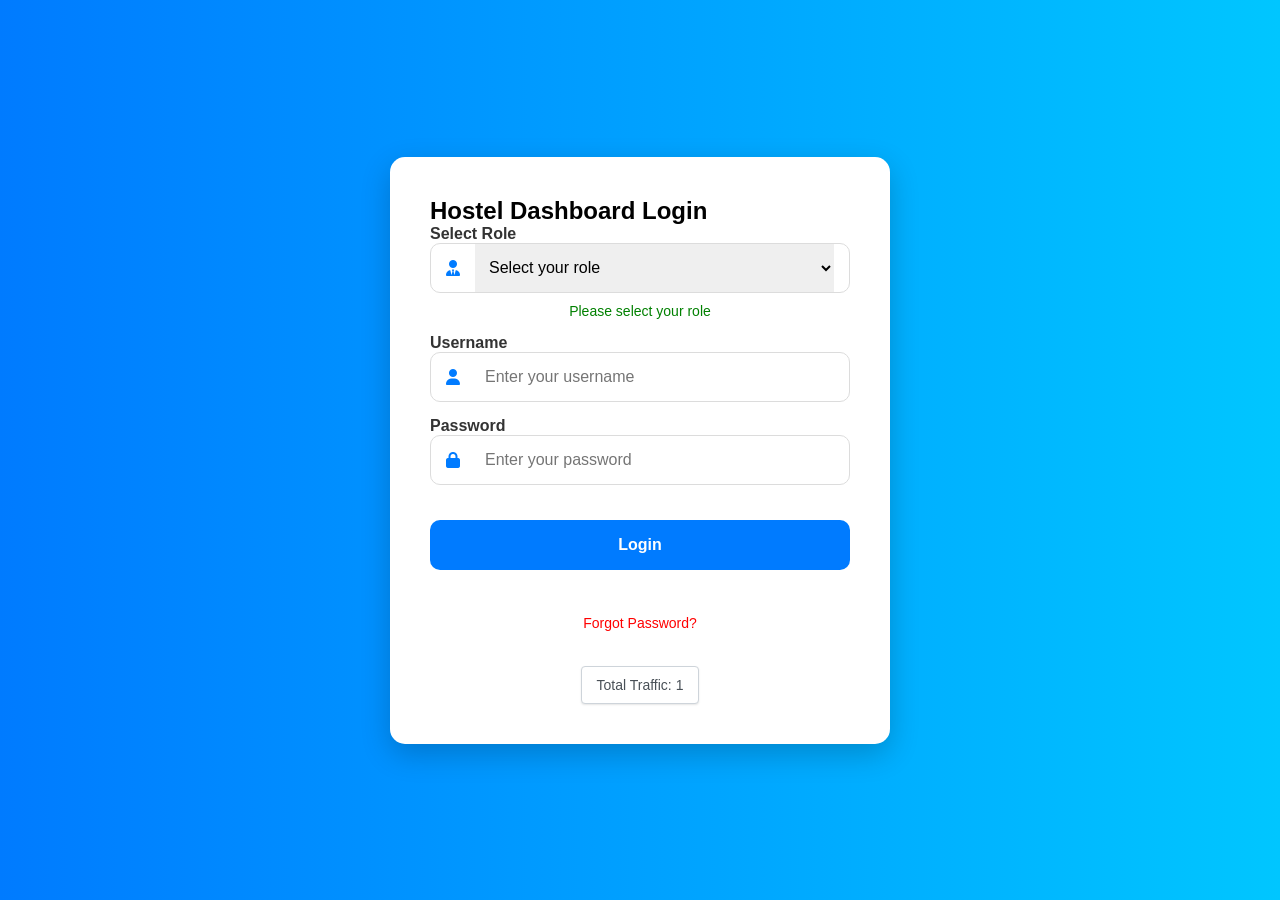
<file: Hostel-Dashboard-main/index.html>
<!DOCTYPE html>
<html lang="en">
  <head>
    <meta charset="UTF-8" />
    <meta name="viewport" content="width=device-width, initial-scale=1.0" />
    <title>Hostel Dashboard Login</title>
    <link rel="stylesheet" href="styles.css" />
    <link rel="stylesheet" href="https://cdnjs.cloudflare.com/ajax/libs/font-awesome/6.4.0/css/all.min.css" />
    <link
      rel="stylesheet"
      href="https://cdnjs.cloudflare.com/ajax/libs/font-awesome/6.4.0/css/all.min.css"
    />
  </head>
  <body>
    <div class="login-container">
      <div class="form-wrapper">
        <h2>Hostel Dashboard Login</h2>
        <form id="login-form" class="form">
          <div class="flex-column">
            <label for="role">Select Role</label>
            <div class="inputForm">
              <i class="fa-solid fa-user-tie" id="role-icon"></i>
              <select name="role" id="role" class="input" required>
                <option value="" disabled selected>Select your role</option>
                <option value="student" data-icon="fa-solid fa-user-graduate">
                  Student
                </option>
                <option value="parent" data-icon="fa-solid fa-user-group">
  Parent
</option>
                <option value="staff" data-icon="fa-solid fa-users">
                  Staff
                </option>
                <option value="warden" data-icon="fa-solid fa-person-cane">
                  Warden
                </option>
                <option value="admin" data-icon="fa-solid fa-user-shield">
                  Admin
                </option>
                
              </select>
            </div>
            <p id="role-message" class="role-message">
              Please select your role
            </p>
          </div>
          <div class="flex-column">
            <label for="username">Username</label>
            <div class="inputForm">
              <i class="fa-solid fa-user"></i>
              <input
                type="text"
                name="username"
                id="username"
                class="input"
                placeholder="Enter your username"
                required
              />
            </div>
          </div>
          <div class="flex-column">
            <label for="password">Password</label>
            <div class="inputForm">
              <i class="fa-solid fa-lock"></i>
              <input
                type="password"
                name="password"
                id="password"
                class="input"
                placeholder="Enter your password"
                required
              />
            </div>
          </div>
          <button type="submit" id="login-btn" class="button-submit">
            Login
          </button>
          <!-- OTP VERIFICATION SECTION -->
<div id="otp-section" style="display:none; margin-top:15px;">
  <label>Enter OTP</label><br>
  <input type="number" id="otpInput" class="input" placeholder="Enter OTP"><br><br>
  <button type="button"onclick="verifyOTP()" class="button-submit">Verify OTP</button>
</div>
          <p id="forgot-password" class="forgot-password">Forgot Password?</p>
          <p id="forgot-password-message" class="forgot-password-message"></p>
          <p id="traffic-counter">
            Total Visits: <span class="traffic-number">12345</span>
          </p>
        </form>
      </div>
    </div>

    <script src="script.js"></script>
  </body>
</html>
</file>
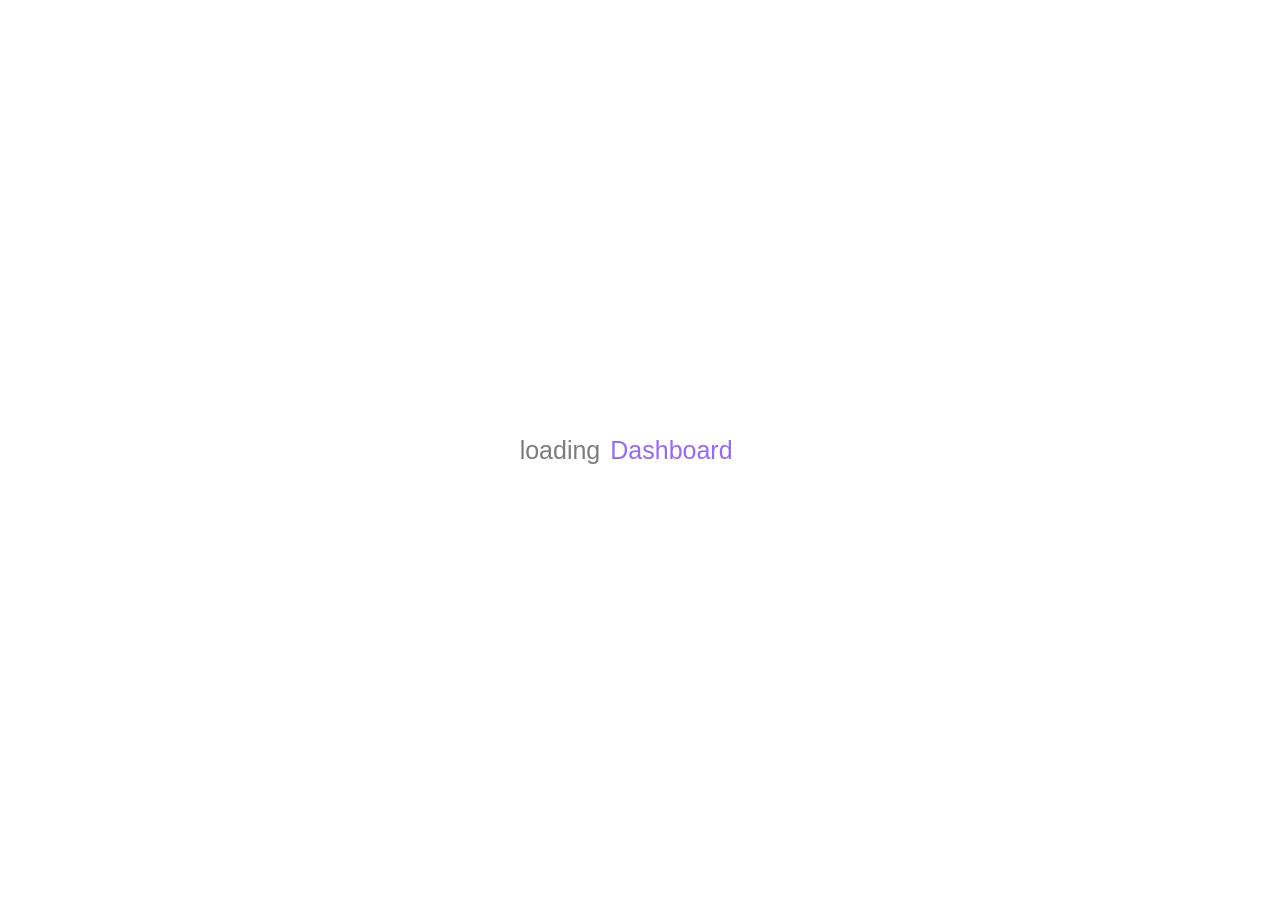
<file: Hostel-Dashboard-main/Comp/Admin Dashboard/index.html>
<!DOCTYPE html>
<html lang="en">
<head>
    <meta charset="UTF-8">
    <meta name="viewport" content="width=device-width, initial-scale=1.0">
    <title>Admin Dashboard - Hostel Management</title>
    <link rel="stylesheet" href="admin.css">
    <link rel="stylesheet" href="loader.css">
    <!-- Include FontAwesome for Icons -->
    <link rel="stylesheet" href="https://cdnjs.cloudflare.com/ajax/libs/font-awesome/5.15.4/css/all.min.css">
</head>
<body>
    <!-- Loader HTML -->
    <div class="loader-wrapper">
        <div class="card">
            <div class="loader">
                <p>loading</p>
                <div class="words">
                    <span class="word">Dashboard</span>
                    <span class="word">Student List</span>
                    <span class="word">Room Details</span>
                    <span class="word">Completed</span>
                </div>
            </div>
        </div>
    </div>
    
    <!-- Logout Button -->
    <div class="logout-container">
        <a href="../../index.html" class="btn-logout"><i class="fas fa-sign-out-alt"></i> Logout</a>
    </div>
    
    <!-- Sidebar Navigation -->
    <aside class="sidebar">
        <div class="sidebar-brand">
            <i class="fas fa-user-shield"></i> Hostel Admin
        </div>
        <ul class="sidebar-menu">
            <li class="sidebar-item active"><a href="index.html" class="sidebar-link"><i class="fas fa-tachometer-alt"></i> Dashboard</a></li>
            <li class="sidebar-item"><a href="managestudents.html" class="sidebar-link"><i class="fas fa-user-graduate"></i> Manage Students</a></li>
            <li class="sidebar-item"><a href="manage-staff.html" class="sidebar-link"><i class="fas fa-user-tie"></i> Manage Staff</a></li>
            <li class="sidebar-item"><a href="manage-warden.html" class="sidebar-link"><i class="fas fa-user-cog"></i> Manage Wardens</a></li>
            <li class="sidebar-item"><a href="manageroom.html" class="sidebar-link"><i class="fas fa-bed"></i> Manage Rooms</a></li>
            <li class="sidebar-item"><a href="managecomplaints.html" class="sidebar-link"><i class="fas fa-exclamation-triangle"></i> Complaints</a></li>
            <li class="sidebar-item"><a href="managepayment.html" class="sidebar-link"><i class="fas fa-credit-card"></i> Payments</a></li>
            <li class="sidebar-item"><a href="report.html" class="sidebar-link"><i class="fas fa-file-alt"></i> Reports</a></li>
            <li class="sidebar-item"><a href="update.html" class="sidebar-link"><i class="fas fa-cogs"></i> Settings</a></li>
        </ul>
    </aside>

    <!-- Main Content -->
    <div class="main-content">
        <header>
            <h1>Dashboard</h1>
        </header>
        <!-- Dashboard Overview -->
        <div class="dashboard-overview">
            <div class="overview-card">
                <i class="fas fa-users"></i>
                <div class="overview-info">
                    <h3>150</h3>
                    <p>Total Users</p>
                </div>
            </div>
            <div class="overview-card">
                <i class="fas fa-user-graduate"></i>
                <div class="overview-info">
                    <h3>80</h3>
                    <p>Students</p>
                </div>
            </div>
            <div class="overview-card">
                <i class="fas fa-user-tie"></i>
                <div class="overview-info">
                    <h3>20</h3>
                    <p>Staff Members</p>
                </div>
            </div>
            <div class="overview-card">
                <i class="fas fa-user-cog"></i>
                <div class="overview-info">
                    <h3>5</h3>
                    <p>Wardens</p>
                </div>
            </div>
            <!-- Additional Overview Cards -->
            <div class="overview-card">
                <i class="fas fa-tools"></i>
                <div class="overview-info">
                    <h3>5</h3>
                    <p>Maintenance Requests</p>
                </div>
            </div>
        </div>

        <!-- Section Content (e.g., Manage Users, Complaints) -->
        <div class="section-content">
            <!-- This will change based on navigation selection -->
            <h2>Welcome, Admin!</h2>
            <p>Select a menu item from the left to get started.</p>
        </div>
    </div>

    <script src="admin.js"></script>
    <script src="loader.js"></script>
</body>
</html>
</file>
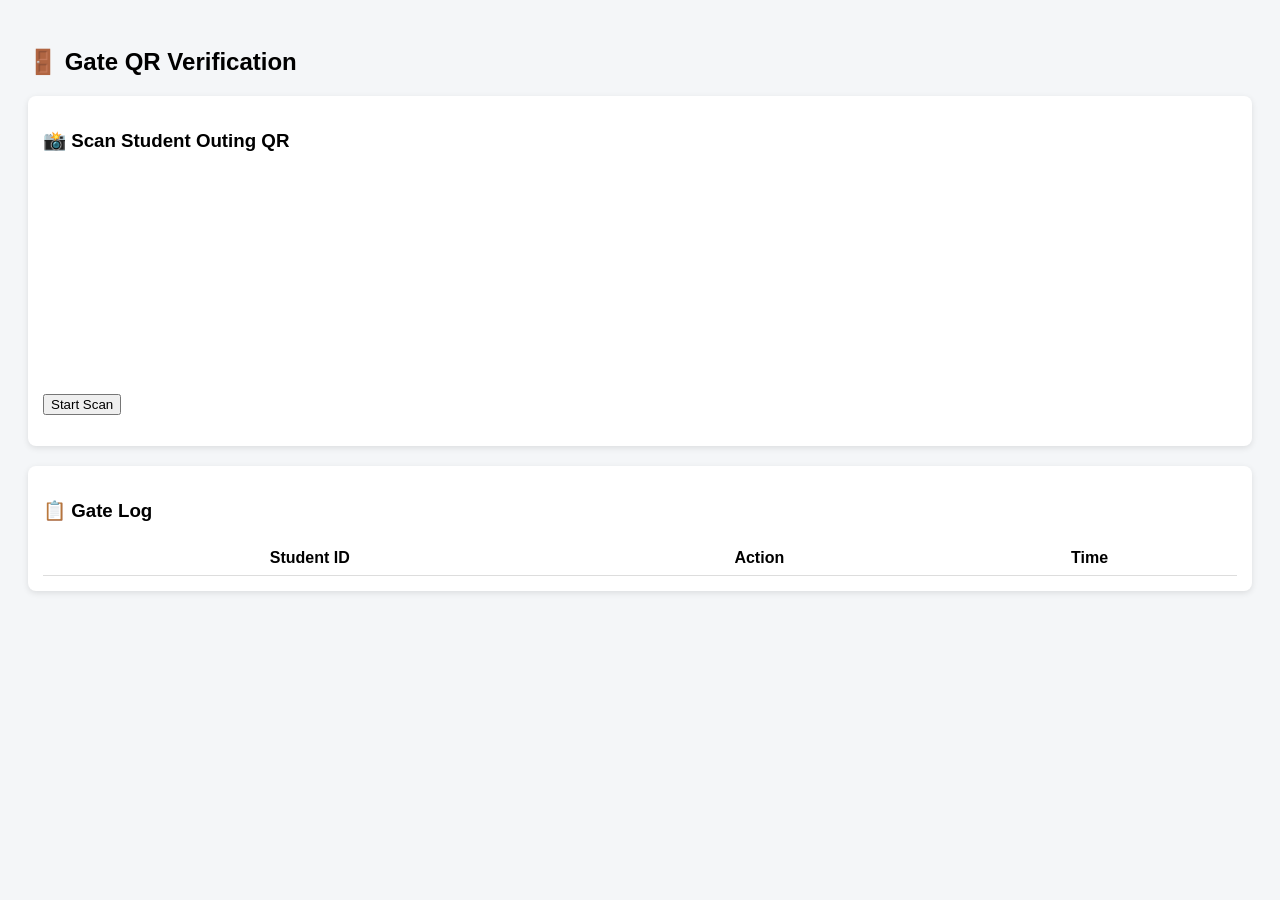
<file: Hostel-Dashboard-main/Comp/Gate Dashboard/index.html>
<!DOCTYPE html>
<html lang="en">
<head>
  <meta charset="UTF-8">
  <title>Gate Dashboard</title>
  <link rel="stylesheet" href="css/gate.css">
</head>
<body>

  <h2>🚪 Gate QR Verification</h2>

  <div class="card">
    <h3>📸 Scan Student Outing QR</h3>

    <video id="gateQRVideo" width="280" height="220" autoplay></video><br>
    <button onclick="startGateScanner()">Start Scan</button>

    <p id="gateScanResult"></p>
  </div>

  <div class="card">
    <h3>📋 Gate Log</h3>
    <table class="table" id="gateLogTable">
      <tr>
        <th>Student ID</th>
        <th>Action</th>
        <th>Time</th>
      </tr>
    </table>
  </div>

  <script src="js/gate.js"></script>
</body>
</html>
</file>
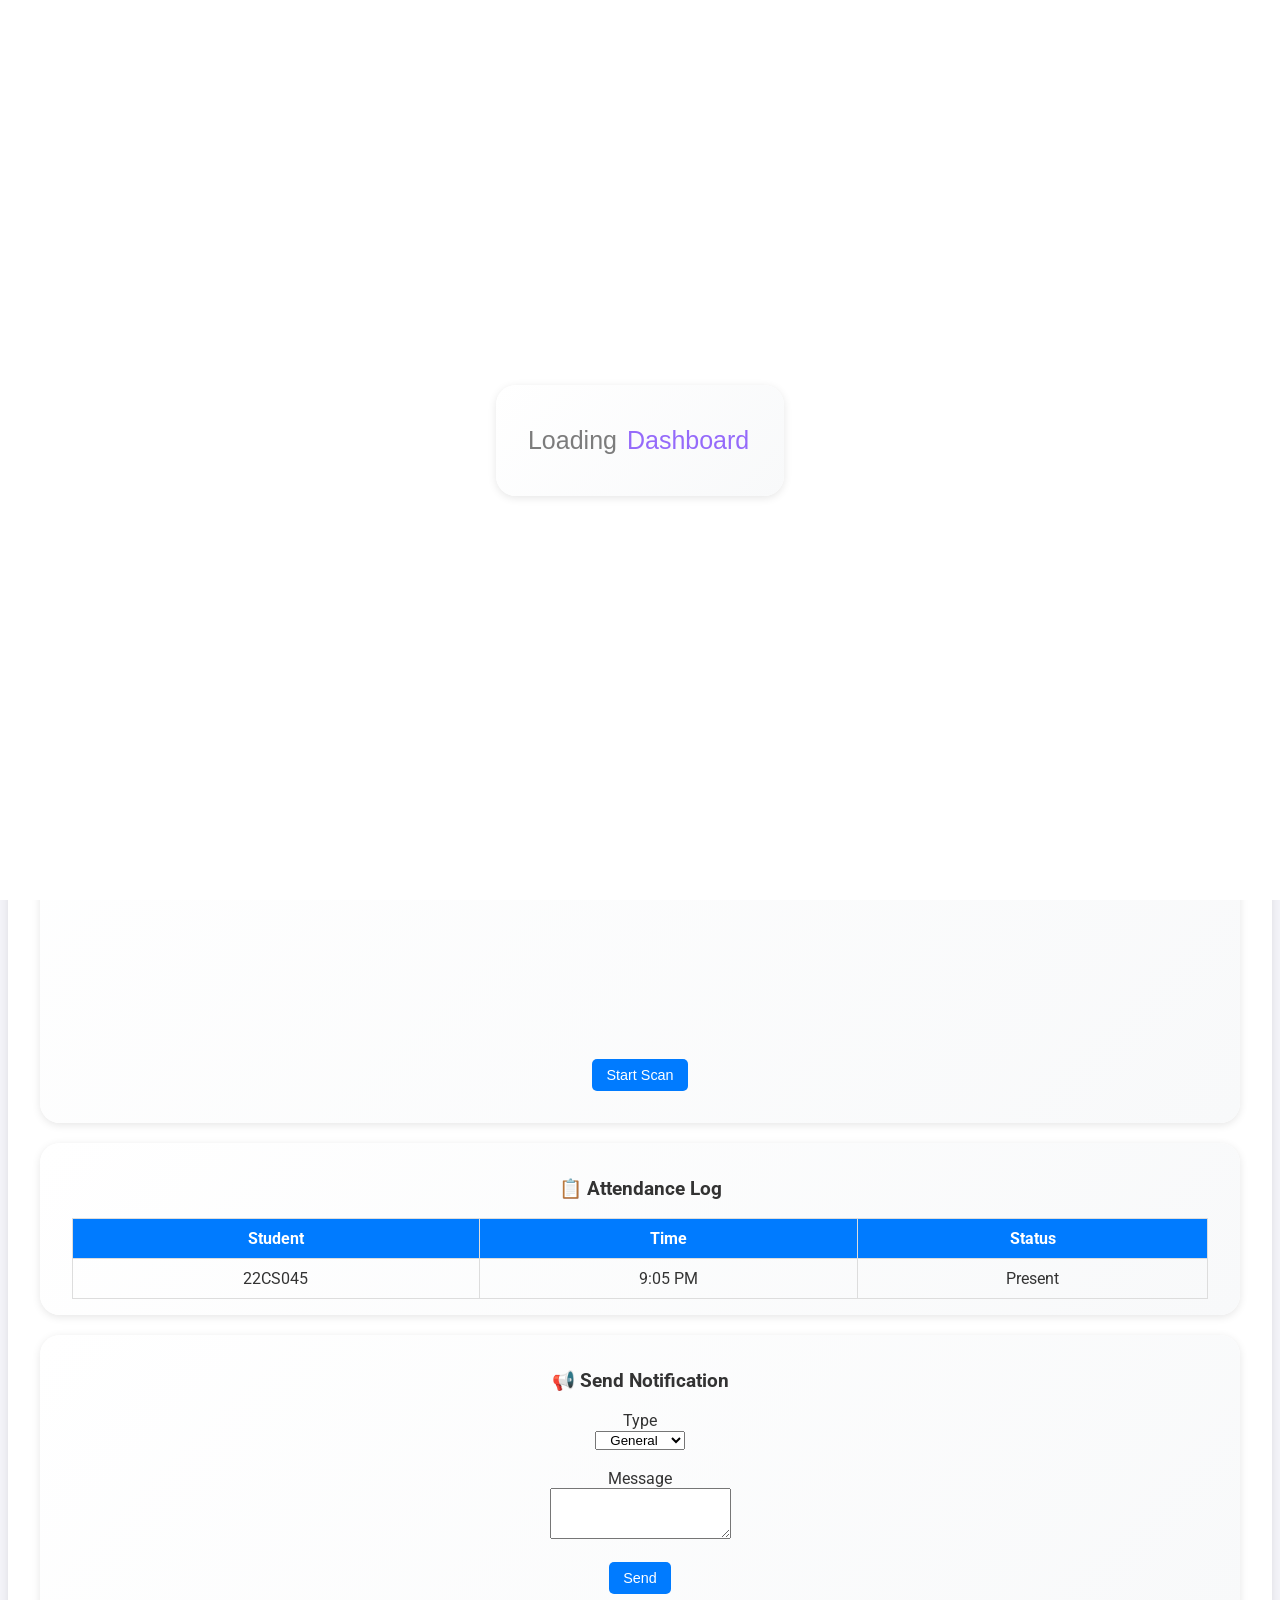
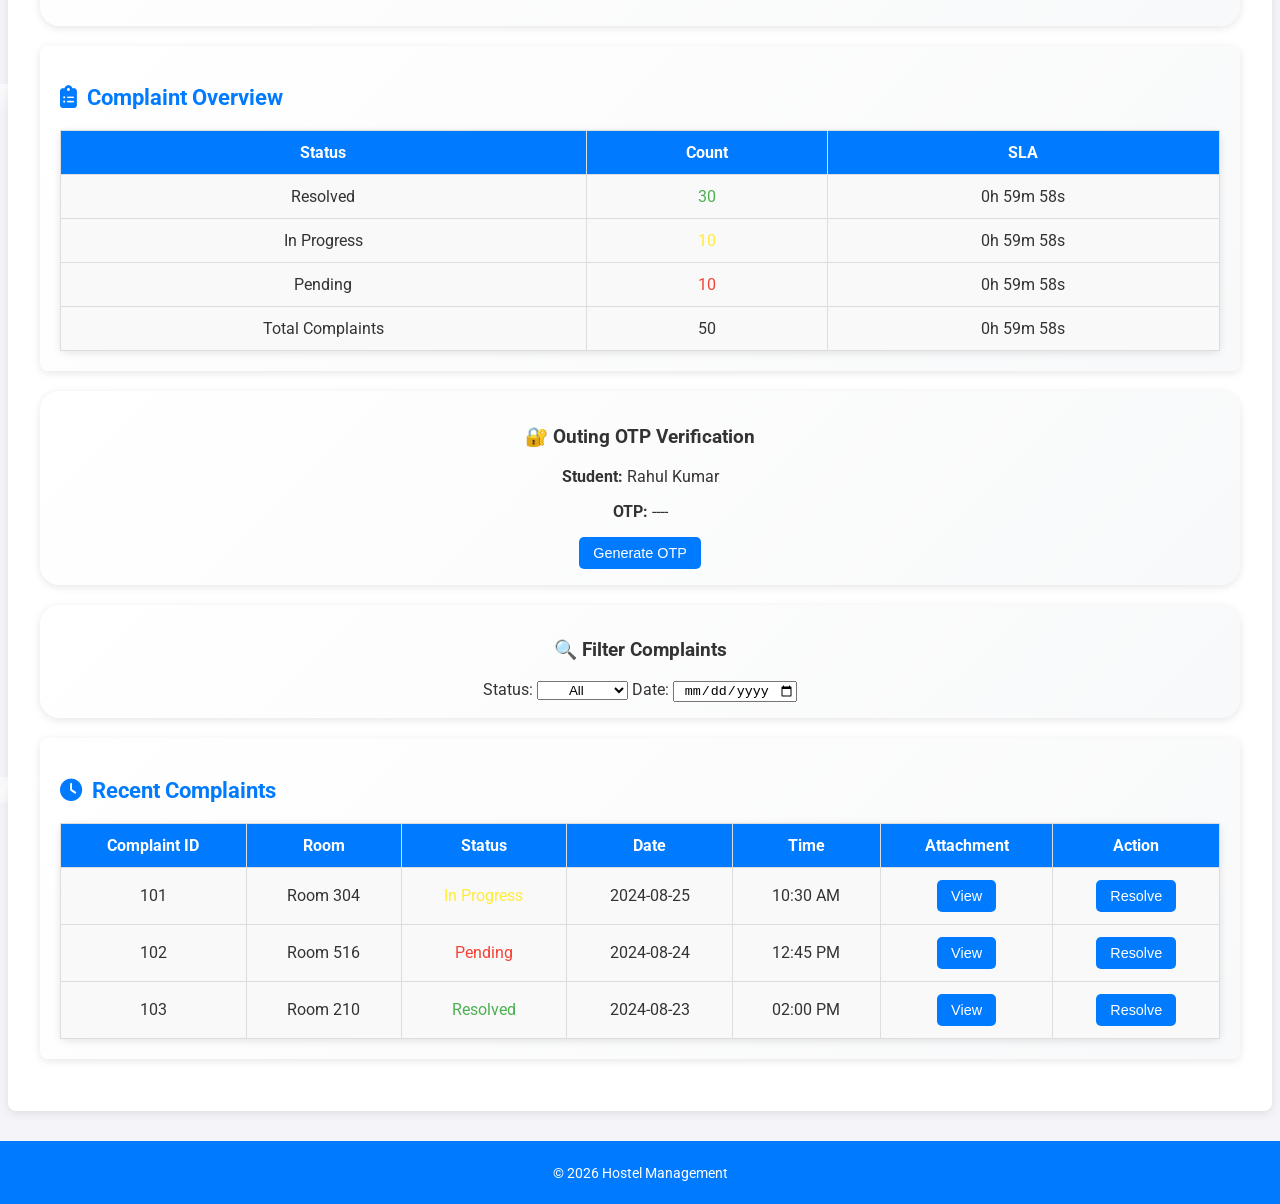
<file: Hostel-Dashboard-main/Comp/Hostel Staff Dashboard/index.html>
<!DOCTYPE html>
<html lang="en">

<head>
    <meta charset="UTF-8">
    <meta name="viewport" content="width=device-width, initial-scale=1.0">
    <title>Staff Dashboard - Electrician</title>
    <link rel="icon" href="./Components/Images/img.png" type="image/png">
    <link rel="stylesheet" href="https://fonts.googleapis.com/css?family=Roboto:400,500,700&display=swap">
    <link rel="stylesheet" href="https://cdnjs.cloudflare.com/ajax/libs/font-awesome/6.1.1/css/all.min.css">
    <link rel="stylesheet" href="./Components/Styling/styles.css">
    <link rel="stylesheet" href="./Components/Styling/loader.css">
</head>

<body>

    <div class="loader-wrapper">
        <div class="card">
            <div class="loader">
                <p>Loading</p>
                <div class="words">
                    <span class="word">Dashboard</span>
                    <span class="word">Summary</span>
                    <span class="word">Complaints</span>
                    <span class="word">Complete</span>
                </div>
            </div>
        </div>
    </div>

    <!-- Main Content -->
    <header>
        <h1>Staff Dashboard</h1>
    </header>
    <nav>
        <ul class="navbar">
            <li><a href="index.html" class="active">Dashboard</a></li>
            <li><a href="Complaints-by-Date.html">Complaint Details</a></li>
        </ul>
    </nav>
    <section id="dashboard">
        <div class="section staff-summary">
            <a href="../../index.html" class="logout-btn">Logout</a>
            <h2><i class="fa-solid fa-user"></i><span class="shiny-text">Staff Profile</span></h2>
            <div class="profile-pic">
                <img src="./Components/Images/user.jpeg" alt="Electrician Picture">
            </div>
            <p><strong>Name:</strong> Amarjeet Kumar</p>
            <p><strong>Position:</strong> Electrician</p>
            <p><strong>Email:</strong> Amarjeet@hostel.com</p>
            <p><strong>Phone Number:</strong> 9876543210</p>
        </div>
        <!-- QR ATTENDANCE CONTROL -->
<div class="card">
  <h3>📸 QR Attendance Control</h3>

  <button onclick="generateAttendanceQR()">Generate Attendance QR</button>

  <div id="attendanceQR" style="margin-top:10px;"></div>

  <hr>

  <h4>Scan Student QR (Night Roll Call)</h4>
  <video id="wardenQRVideo" width="250" height="200" autoplay></video><br>
  <button onclick="startWardenQRScanner()">Start Scan</button>

  <p id="wardenScanStatus"></p>
</div>
<!-- ATTENDANCE LOG -->
<div class="card">
  <h3>📋 Attendance Log</h3>
  <table class="table">
    <tr>
      <th>Student</th>
      <th>Time</th>
      <th>Status</th>
    </tr>
    <tr>
      <td>22CS045</td>
      <td>9:05 PM</td>
      <td>Present</td>
    </tr>
  </table>
</div>
        <!-- SEND NOTIFICATION -->
<div class="card">
  <h3>📢 Send Notification</h3>

  <label>Type</label><br>
  <select id="notifyType">
    <option value="info">General</option>
    <option value="warning">Absence</option>
    <option value="danger">Discipline</option>
    <option value="emergency">Emergency</option>
  </select><br><br>

  <label>Message</label><br>
  <textarea id="notifyMessage" rows="3"></textarea><br><br>

  <button onclick="sendNotification()">Send</button>

  <p id="notifyStatus"></p>
</div>
        <div class="section complaint-summary">
            <h2><i class="fa-solid fa-clipboard-list"></i><span class="shiny-text">Complaint Overview</span></h2>
            <table class="overview-table">
                <thead>
                    <tr>
                        <th>Status</th>
                        <th>Count</th>
                        <th>SLA</th>
                    </tr>
                </thead>
                <tbody>
                    <tr>
                        <td>Resolved</td>
                        <td class="status-resolved">30</td>
                        <td>
  <span class="slaTimer" data-time="3600"></span>
</td>
                    </tr>
                    <tr>
                        <td>In Progress</td>
                        <td class="status-in-progress">10</td>
                        <td>
  <span class="slaTimer" data-time="3600"></span>
</td>
                    </tr>
                    <tr>
                        <td>Pending</td>
                        <td class="status-pending">10</td>
                        <td>
  <span class="slaTimer" data-time="3600"></span>
</td>
                    </tr>
                    <tr>
                        <td>Total Complaints</td>
                        <td>50</td>
                        <td>
  <span class="slaTimer" data-time="3600"></span>
</td>
                    </tr>
                </tbody>
            </table>
        </div>
        <!-- OUTING OTP -->
<div class="card">
  <h3>🔐 Outing OTP Verification</h3>

  <p><strong>Student:</strong> Rahul Kumar</p>
  <p><strong>OTP:</strong> <span id="wardenOtp">----</span></p>

  <button onclick="generateOutingOTP()">Generate OTP</button>
</div>
        <!-- COMPLAINT FILTERS -->
<div class="card">
  <h3>🔍 Filter Complaints</h3>

  <label>Status:</label>
  <select id="statusFilter" onchange="filterComplaints()">
    <option value="all">All</option>
    <option value="Resolved">Resolved</option>
    <option value="In Progress">In Progress</option>
    <option value="Pending">Pending</option>
  </select>

  <label>Date:</label>
  <input type="date" id="dateFilter" onchange="filterComplaints()">
</div>
        <div class="section recent-complaints">
            <h2><i class="fa-solid fa-clock"></i><span class="shiny-text">Recent Complaints</span></h2>
            <table class="complaints-table">
                <thead>
                    <tr>
                        <th>Complaint ID</th>
                        <th>Room</th>
                        <th>Status</th>
                        <th>Date</th> <!-- Added Date Column -->
                        <th>Time</th> <!-- Added Time Column -->
                        <th>Attachment</th>
                        <th>Action</th>
                    </tr>
                </thead>
                <tbody>
                    <tr>
                        <td>101</td>
                        <td>Room 304</td>
                        <td class="status-in-progress">In Progress</td>
                        <td>2024-08-25</td> <!-- Added Date -->
                        <td>10:30 AM</td> <!-- Added Time -->
                        <td>
  <button onclick="openAttachment('sample.jpg')">View</button>
</td>
                          <td>
    <button onclick="markResolved(101)">Resolve</button>
  </td>
                    </tr>
                    <tr>
                        <td>102</td>
                        <td>Room 516</td>
                        <td class="status-pending">Pending</td>
                        <td>2024-08-24</td> <!-- Added Date -->
                        <td>12:45 PM</td> <!-- Added Time -->
                        <td>
  <button onclick="openAttachment('sample.jpg')">View</button>
</td>
                          <td>
    <button onclick="markResolved(101)">Resolve</button>
  </td>
                    </tr>
                    <tr>
                        <td>103</td>
                        <td>Room 210</td>
                        <td class="status-resolved">Resolved</td>
                        <td>2024-08-23</td> <!-- Added Date -->
                        <td>02:00 PM</td> <!-- Added Time -->
                        <td>
  <button onclick="openAttachment('sample.jpg')">View</button>
</td>
                          <td>
    <button onclick="markResolved(101)">Resolve</button>
  </td>
                    </tr>
                </tbody>
            </table>
        </div>
    </section>
    <footer>
        <p>&copy; 2026 Hostel Management</p>
    </footer>

    <!-- JavaScript -->
    <script src="./Components/Scripting/loader.js"></script>
    <script src="./Components/Scripting/scripts.js"></script>
    <!-- ATTACHMENT MODAL -->
<div id="attachmentModal" class="modal">
  <div class="modal-content">
    <span class="close" onclick="closeAttachment()">&times;</span>
    <div id="attachmentViewer"></div>
  </div>
</div>
</body>

</html>
</file>
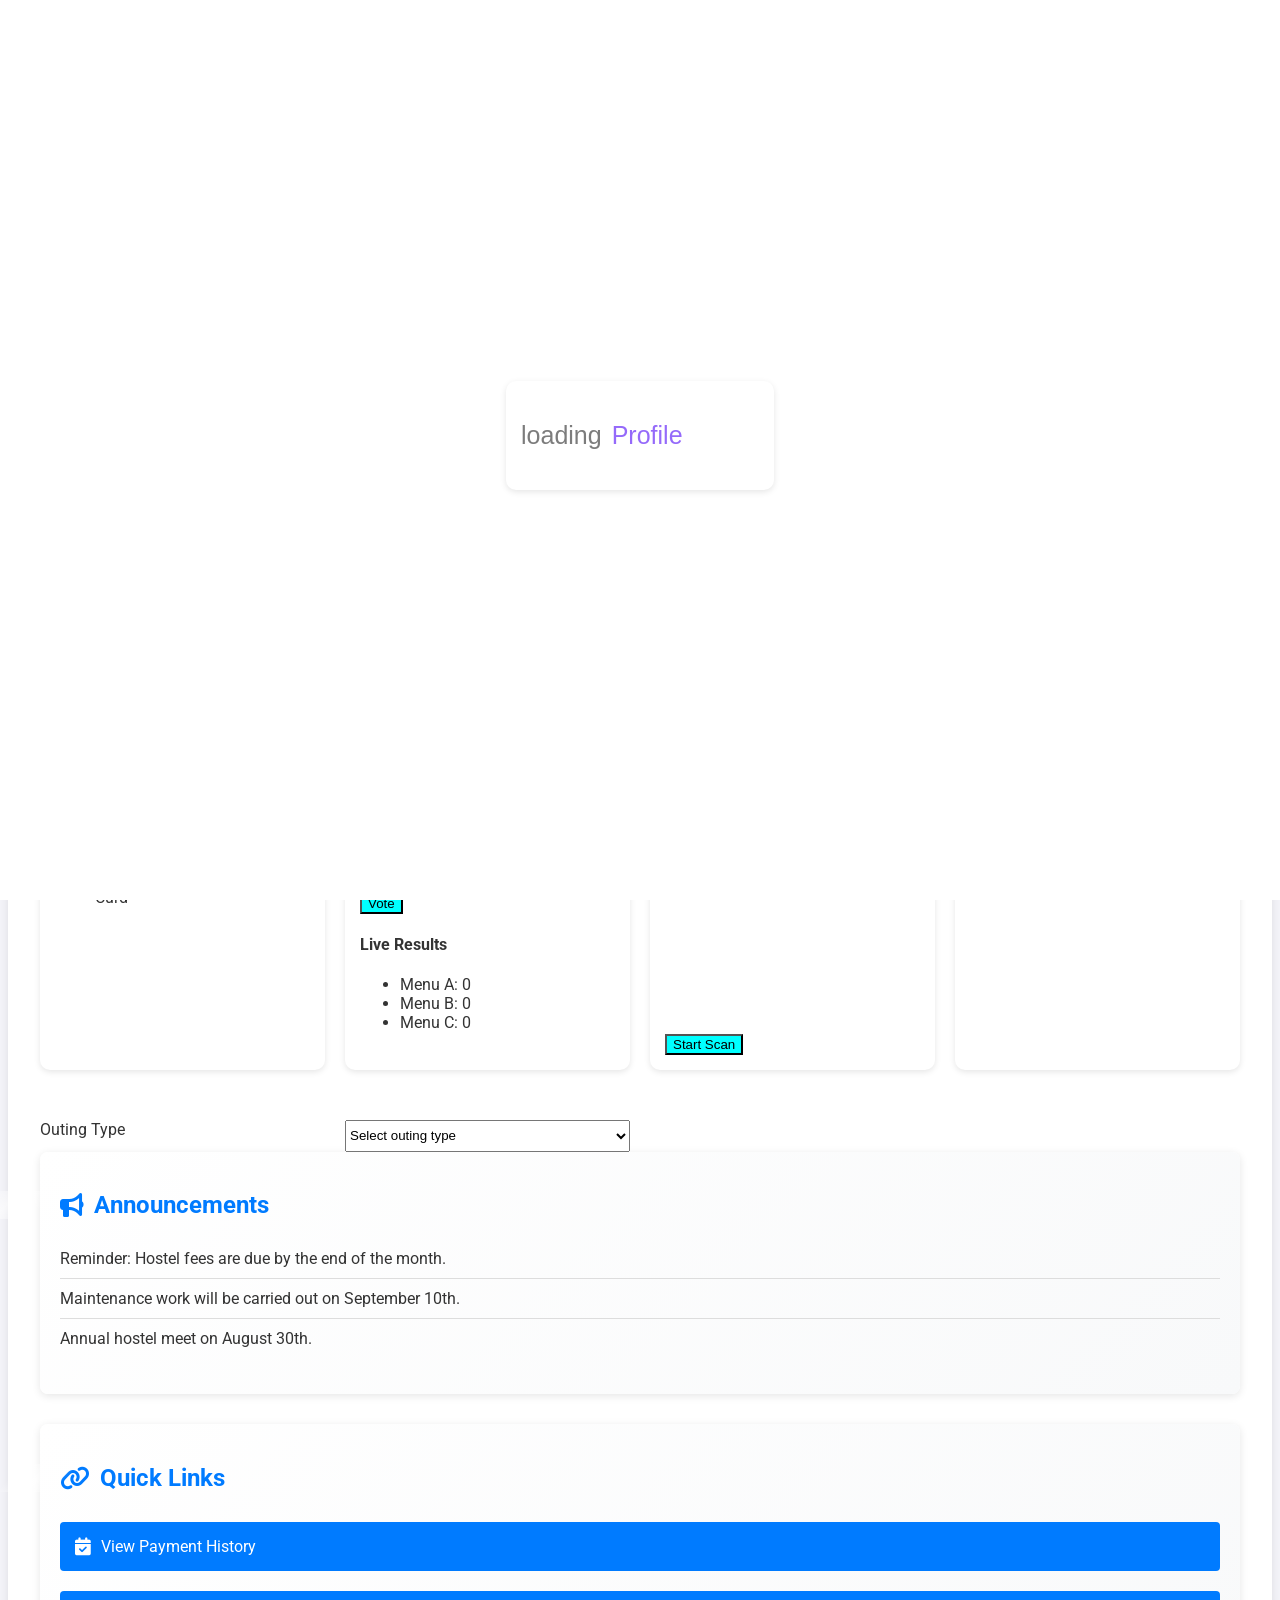
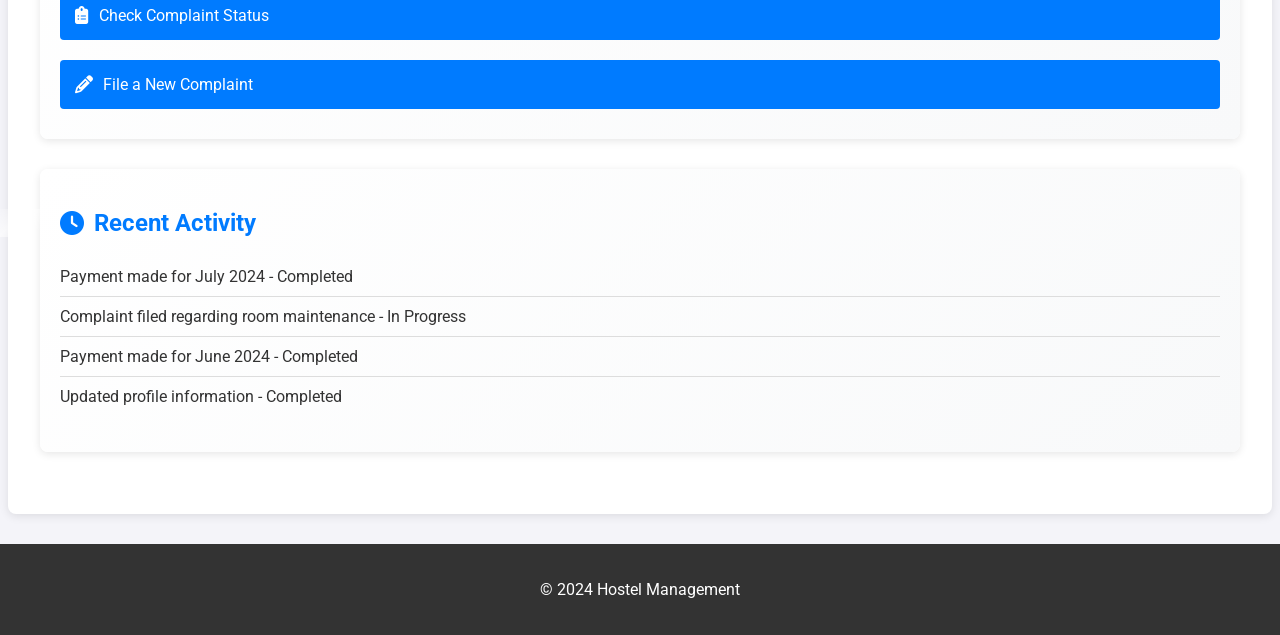
<file: Hostel-Dashboard-main/Comp/Hostel Student Dashboard/index.html>
<!DOCTYPE html>
<html lang="en">
<head>
    <meta charset="UTF-8">
    <meta name="viewport" content="width=device-width, initial-scale=1.0">
    <title>Student Dashboard</title>
    <link rel="icon" href="./Components/Images/img.png" type="image/png">
    <link rel="stylesheet" href="https://fonts.googleapis.com/css?family=Roboto:400,700&display=swap">
    <link rel="stylesheet" href="https://cdnjs.cloudflare.com/ajax/libs/font-awesome/6.1.1/css/all.min.css">
    <link rel="stylesheet" href="./Components/Styling/style.css">
    <link rel="stylesheet" href="./Components/Styling/loader.css">
    <link rel="stylesheet" href="./Components/Styling/dashboard.css">
</head>
<body>
    <!-- Loader HTML -->
    <div class="loader-wrapper">
        <div class="card">
            <div class="loader">
                <p>loading</p>
                <div class="words">
                    <span class="word">Profile</span>
                    <span class="word">Fee Reciepts</span>
                    <span class="word">Complaints</span>
                    <span class="word">Payments</span>
                </div>
            </div>
        </div>
    </div>

    <!-- Main Content -->
    <header>
        <h1>Student Dashboard</h1>
    </header>
    <nav>
        <ul class="navbar">
            <li><a href="index.html" class="active">Dashboard</a></li>
            <li><a href="payments.html">Payments</a></li>
            <li><a href="complaints.html">Complaints</a></li>
        </ul>
    </nav>
    <section id="dashboard">
        <div class="section profile-summary">
            <a href="edit-profile.html" class="edit-profile-btn">Edit Profile</a>
            <a href="../../index.html" class="logout-btn">Logout</a> <!-- Added Logout Button -->
            <h2><i class="fa-solid fa-user"></i><span class="shiny-text">Profile Details</span></h2>
            <div class="profile-pic">
                <img src="./Components/Images/user.jpeg" alt="Student Picture">
            </div>
            <p><strong>Name:</strong> Revanth</p>
            <p><strong>Father's Name:</strong> sankara</p>
            <p><strong>Room Allotted:</strong> 516</p>
            <p><strong>Admission Date:</strong> 2026-01-15</p>
            <p><strong>Email:</strong> r@gmail.com</p>
            <p><strong>Phone Number:</strong> 1234567890</p>
        </div>
        <div class="dashboard-cards">

  <!-- TODAY MENU -->
  <div class="card">
    <h2>🍽 Today's Mess Menu</h2>
    <ul id="todayMenu">
      <li>Rice</li>
      <li>Sambar</li>
      <li>Vegetable Curry</li>
      <li>Curd</li>
    </ul>
  </div>

<div class="card">
  <h3>🗳 Vote for Tomorrow's Menu</h3>

  <form id="menuVoteForm">
    <label><input type="radio" name="menu" value="Menu A"> Menu A</label><br>
    <label><input type="radio" name="menu" value="Menu B"> Menu B</label><br>
    <label><input type="radio" name="menu" value="Menu C"> Menu C</label><br><br>
    <button type="submit">Vote</button>
  </form>

  <h4>Live Results</h4>
  <ul>
    <li>Menu A: <span id="voteA">0</span></li>
    <li>Menu B: <span id="voteB">0</span></li>
    <li>Menu C: <span id="voteC">0</span></li>
  </ul>
</div>

  <!-- QR ATTENDANCE -->
<div class="card">
  <h3>📸 QR Attendance</h3>
  <video id="qrVideo" width="250" height="200" autoplay></video>
  <p id="attendanceStatus"></p>
  <button onclick="startQRScanner()">Start Scan</button>
</div>

<div class="card">
  <h3>🚶 Outing Pass</h3>
  <p id="outingStatus">Status: Pending</p>
  <button onclick="checkOutingStatus()">Check Status</button>
  <div id="outingQRBox"></div>
</div>
<!-- OUTING TYPE -->
<label>Outing Type</label>
<select id="outingType" onchange="checkParentApproval()" required>
  <option value="">Select outing type</option>
  <option value="short">Short Outing (Same day)</option>
  <option value="late">Late Night Outing</option>
  <option value="overnight">Overnight Leave</option>
  <option value="emergency">Emergency Leave</option>
</select>

<p id="parentApprovalInfo" style="color:red;"></p>

</div>

        <div class="section announcements">
            <h2><i class="fa-solid fa-bullhorn"></i><span class="shiny-text">Announcements</span></h2>
            <ul>
                <li>Reminder: Hostel fees are due by the end of the month.</li>
                <li>Maintenance work will be carried out on September 10th.</li>
                <li>Annual hostel meet on August 30th.</li>
            </ul>
        </div>

        <div class="section quick-links">
            <h2><i class="fa-solid fa-link"></i><span class="shiny-text">Quick Links</span></h2>
            <div class="quick-links-container">
                <a href="payments.html" class="quick-link">
                    <i class="fa-solid fa-calendar-check"></i>
                    <span>View Payment History</span>
                </a>
                <a href="complaints.html" class="quick-link">
                    <i class="fa-solid fa-clipboard-list"></i>
                    <span>Check Complaint Status</span>
                </a>
                <a href="complaints.html" class="quick-link">
                    <i class="fa-solid fa-pencil"></i>
                    <span>File a New Complaint</span>
                </a>
            </div>
        </div>

        <div class="section recent-activity">
            <h2><i class="fa-solid fa-clock"></i><span class="shiny-text">Recent Activity</span></h2>
            <ul>
                <li>Payment made for July 2024 - <span>Completed</span></li>
                <li>Complaint filed regarding room maintenance - <span>In Progress</span></li>
                <li>Payment made for June 2024 - <span>Completed</span></li>
                <li>Updated profile information - <span>Completed</span></li>
            </ul>
        </div>
    </section>
    <footer>
        <p>&copy; 2024 Hostel Management</p>
    </footer>

    <!-- JavaScript -->
    <script src="./Components/Scripting/loader.js"></script>
    <script src="./Components/Scripting/dashboard.js"></script>
</body>
</html>
</file>
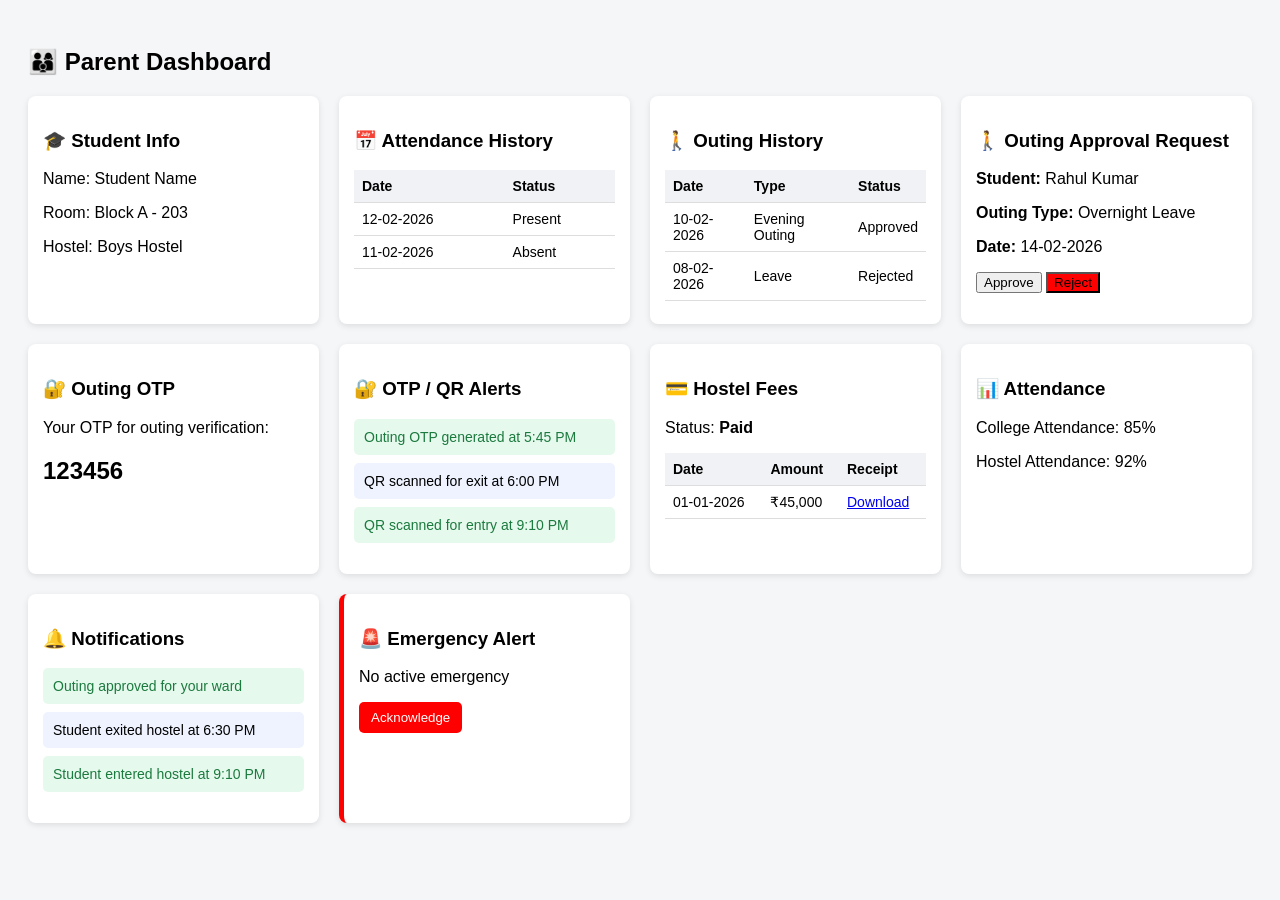
<file: Hostel-Dashboard-main/Comp/parent dashboard/index.html>
<!DOCTYPE html>
<html lang="en">
<head>
  <meta charset="UTF-8">
  <title>Parent Dashboard</title>
  <link rel="stylesheet" href="css/dashboard.css">
</head>
<body>

  <h2>👨‍👩‍👦 Parent Dashboard</h2>

  <div class="dashboard">

    <!-- STUDENT INFO -->
    <div class="card">
      <h3>🎓 Student Info</h3>
      <p>Name: Student Name</p>
      <p>Room: Block A - 203</p>
      <p>Hostel: Boys Hostel</p>
    </div>
    <!-- ATTENDANCE HISTORY -->
<div class="card">
  <h3>📅 Attendance History</h3>
  <table class="table">
    <tr>
      <th>Date</th>
      <th>Status</th>
    </tr>
    <tr>
      <td>12-02-2026</td>
      <td>Present</td>
    </tr>
    <tr>
      <td>11-02-2026</td>
      <td>Absent</td>
    </tr>
  </table>
</div>

<!-- OUTING HISTORY -->
<div class="card">
  <h3>🚶 Outing History</h3>
  <table class="table">
    <tr>
      <th>Date</th>
      <th>Type</th>
      <th>Status</th>
    </tr>
    <tr>
      <td>10-02-2026</td>
      <td>Evening Outing</td>
      <td>Approved</td>
    </tr>
    <tr>
      <td>08-02-2026</td>
      <td>Leave</td>
      <td>Rejected</td>
    </tr>
  </table>
</div>
<!-- OUTING APPROVAL -->
<div class="card">
  <h3>🚶 Outing Approval Request</h3>

  <p><strong>Student:</strong> Rahul Kumar</p>
  <p><strong>Outing Type:</strong> Overnight Leave</p>
  <p><strong>Date:</strong> 14-02-2026</p>

  <button onclick="approveOuting()">Approve</button>
  <button onclick="rejectOuting()" style="background:red;">Reject</button>

  <p id="outingApprovalStatus"></p>
</div>
<div class="card">
  <h3>🔐 Outing OTP</h3>
  <p>Your OTP for outing verification:</p>
  <h2 id="parentOtp">123456</h2>
</div>
<!-- OTP / QR ALERTS -->
<div class="card">
  <h3>🔐 OTP / QR Alerts</h3>
  <ul id="otpQrAlerts" class="notification-list">
    <li class="info">Waiting for alerts...</li>
  </ul>
</div>

<!-- FEE & RECEIPTS -->
<div class="card">
  <h3>💳 Hostel Fees</h3>
  <p>Status: <strong>Paid</strong></p>

  <table class="table">
    <tr>
      <th>Date</th>
      <th>Amount</th>
      <th>Receipt</th>
    </tr>
    <tr>
      <td>01-01-2026</td>
      <td>₹45,000</td>
      <td><a href="#">Download</a></td>
    </tr>
  </table>
</div>
    <!-- ATTENDANCE -->
    <div class="card">
      <h3>📊 Attendance</h3>
      <p>College Attendance: 85%</p>
      <p>Hostel Attendance: 92%</p>
    </div>

    <!-- NOTIFICATIONS -->
    <div class="card">
      <h3>🔔 Notifications</h3>
      <ul id="notificationList" class="notification-list">
        <li class="info">Loading notifications...</li>
      </ul>
    </div>
    <!-- EMERGENCY ALERT -->
<div class="card emergency">
  <h3>🚨 Emergency Alert</h3>
  <p id="emergencyMsg">No active emergency</p>
  <button onclick="ackEmergency()">Acknowledge</button>
  <p id="ackStatus"></p>
</div>

  </div>

  <script src="js/dashboard.js"></script>
</body>
</html>
</file>
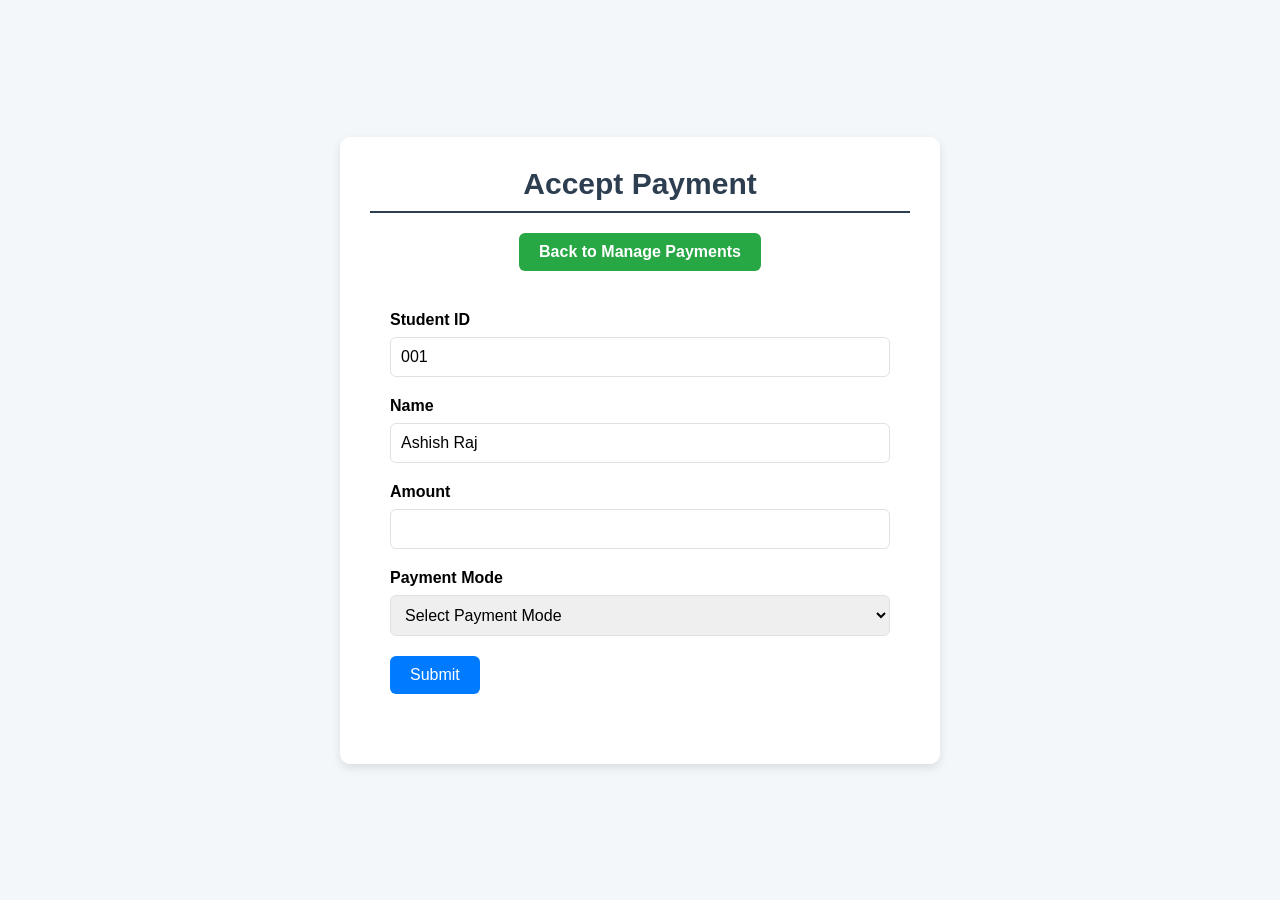
<file: Hostel-Dashboard-main/Comp/Admin Dashboard/acceptpayment.html>
<!DOCTYPE html>
<html lang="en">
<head>
    <meta charset="UTF-8">
    <meta name="viewport" content="width=device-width, initial-scale=1.0">
    <title>Accept Payment</title>
    <link rel="stylesheet" href="acceptpayment.css">
</head>
<body>
    <!-- Full Screen Loader -->
    <div id="fullscreenLoader" class="fullscreen-loader">
        <div class="loader"></div>
    </div>

    <!-- Main Content -->
    <div class="main-content">
        <header>
            <h1>Accept Payment</h1>
        </header>

        <!-- Back Button -->
        <div class="back-button-container">
            <a href="managepayment.html" class="back-button">Back to Manage Payments</a>
        </div>

        <!-- Accept Payment Form -->
        <div class="accept-payment-form">
            <form id="paymentForm" onsubmit="return handleSubmit(event)">
                <div class="form-group">
                    <label for="studentId">Student ID</label>
                    <input type="text" id="studentId" name="studentId" value="001" readonly>
                </div>
                <div class="form-group">
                    <label for="name">Name</label>
                    <input type="text" id="name" name="name" value="Ashish Raj" readonly>
                </div>
                <div class="form-group">
                    <label for="amount">Amount</label>
                    <input type="number" id="amount" name="amount" required>
                </div>

                <!-- Payment Mode Selection -->
                <div class="form-group">
                    <label for="paymentMode">Payment Mode</label>
                    <select id="paymentMode" name="paymentMode" onchange="togglePaymentFields()">
                        <option value="" disabled selected>Select Payment Mode</option>
                        <option value="online">Online</option>
                        <option value="offline">Cash</option>
                    </select>
                </div>

                <!-- Online Payment Fields -->
                <div id="onlinePaymentFields" class="payment-fields" style="display: none;">
                    <div class="form-group">
                        <label for="transactionId">Transaction ID</label>
                        <input type="text" id="transactionId" name="transactionId">
                    </div>
                </div>

                <!-- Offline Payment Fields -->
                <div id="offlinePaymentFields" class="payment-fields" style="display: none;">
                    <div class="form-group">
                        <label for="receiptNumber">Receipt Number</label>
                        <input type="text" id="receiptNumber" name="receiptNumber">
                    </div>
                </div>

                <div class="form-group">
                    <button type="submit" class="submit-button">Submit</button>
                </div>
            </form>
        </div>

        <!-- Success Popup -->
        <div id="successPopup" class="popup">
            <div class="popup-content">
                <p>Payment Accepted Successfully!</p>
                <button class="download-button" onclick="downloadReceipt()">Download Receipt</button>
                <button onclick="closePopup()">OK</button>
            </div>
        </div>
    </div>

    <!-- JavaScript for toggling payment fields and handling form submission -->
    <script>
        function togglePaymentFields() {
            const paymentMode = document.getElementById('paymentMode').value;
            const onlinePaymentFields = document.getElementById('onlinePaymentFields');
            const offlinePaymentFields = document.getElementById('offlinePaymentFields');

            if (paymentMode === 'online') {
                onlinePaymentFields.style.display = 'block';
                offlinePaymentFields.style.display = 'none';
            } else if (paymentMode === 'offline') {
                onlinePaymentFields.style.display = 'none';
                offlinePaymentFields.style.display = 'block';
            } else {
                onlinePaymentFields.style.display = 'none';
                offlinePaymentFields.style.display = 'none';
            }
        }

        function handleSubmit(event) {
            event.preventDefault(); // Prevent form from submitting normally

            // Show full screen loader
            document.getElementById('fullscreenLoader').style.display = 'flex'; 

            // Simulate form processing (you should replace this with actual form submission logic)
            setTimeout(() => {
                // Hide loader after processing
                document.getElementById('fullscreenLoader').style.display = 'none'; 

                // Show the success popup
                document.getElementById('successPopup').style.display = 'flex'; 
            }, 2000); // Simulate a 2-second processing time

            return false; // Prevent form submission
        }

        function closePopup() {
            document.getElementById('successPopup').style.display = 'none'; // Hide the popup
        }

        function downloadReceipt() {
            // Implement download functionality here
            alert('Receipt download functionality not yet implemented.');
        }
    </script>
</body>
</html>
</file>
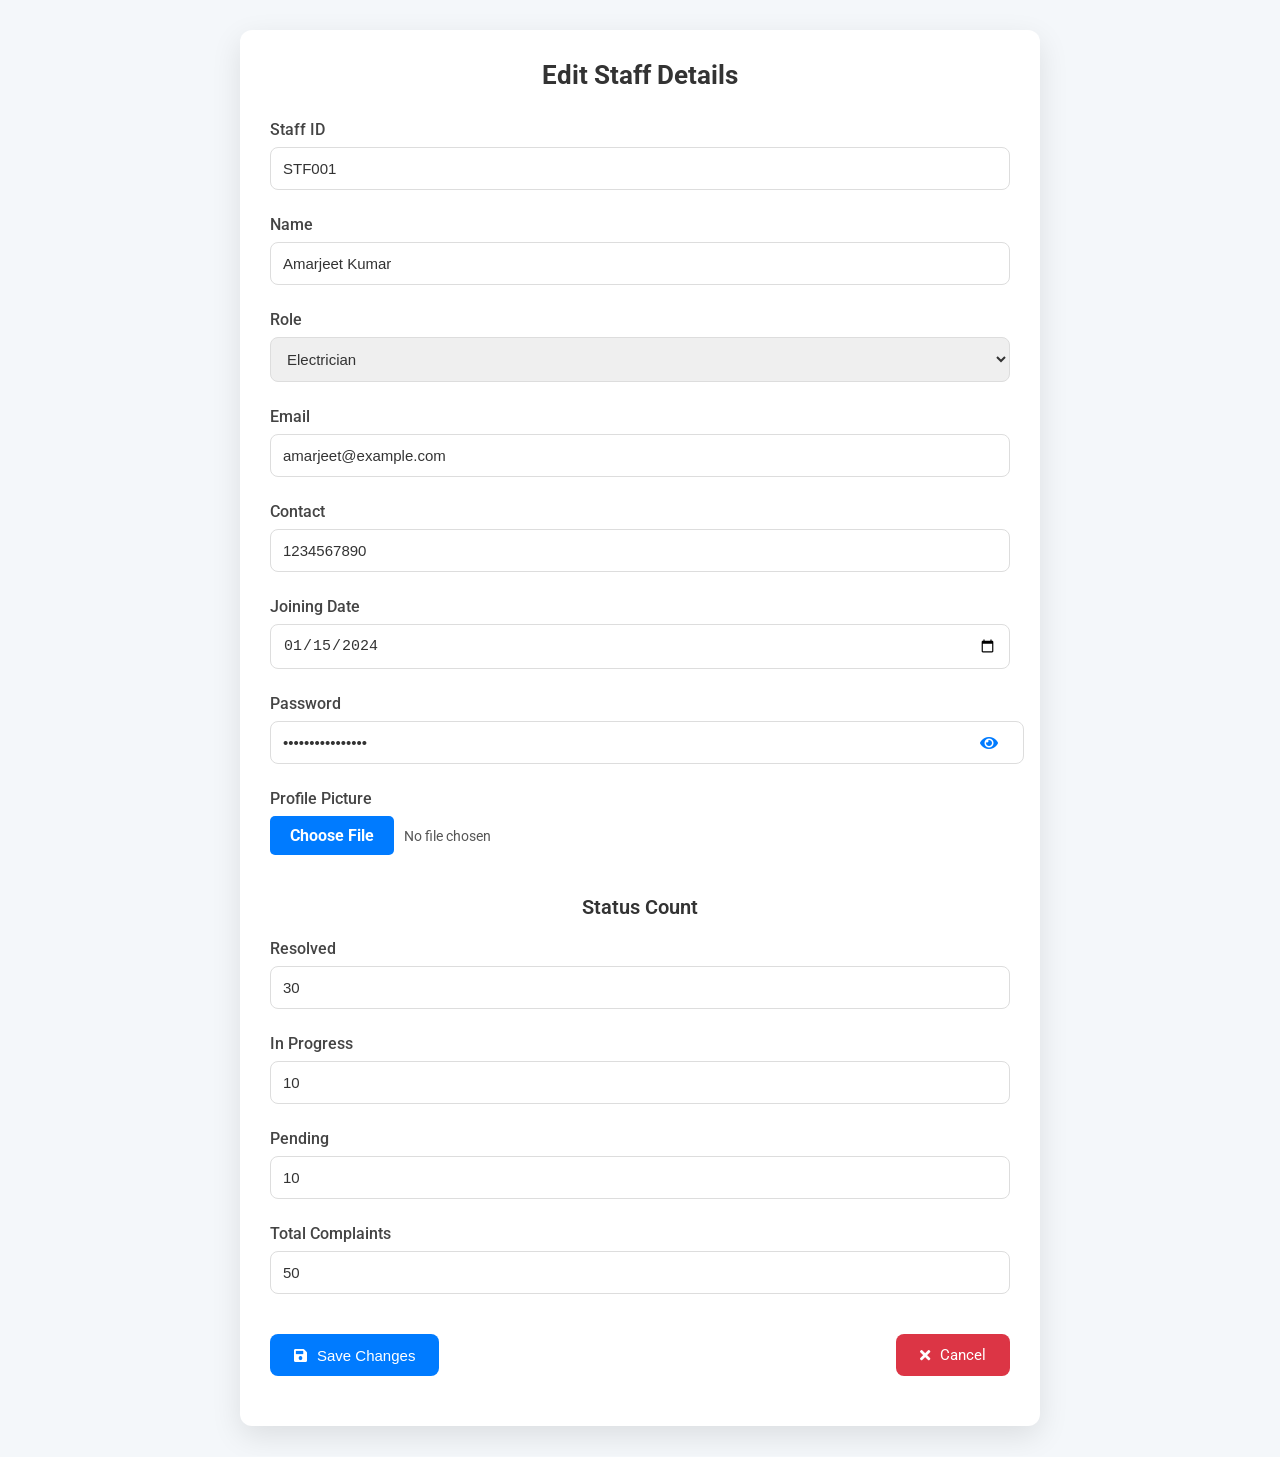
<file: Hostel-Dashboard-main/Comp/Admin Dashboard/edit-staff.html>
<!DOCTYPE html>
<html lang="en">
<head>
    <meta charset="UTF-8">
    <meta name="viewport" content="width=device-width, initial-scale=1.0">
    <title>Edit Staff - Admin Dashboard</title>
    <link rel="stylesheet" href="edit-staff.css">
    <!-- Include FontAwesome for Icons -->
    <link rel="stylesheet" href="https://cdnjs.cloudflare.com/ajax/libs/font-awesome/5.15.4/css/all.min.css">
    <!-- Include Google Fonts -->
    <link href="https://fonts.googleapis.com/css2?family=Roboto:wght@400;500;700&display=swap" rel="stylesheet">
</head>
<body>
    <div class="container">
        <header>
            <h1>Edit Staff Details</h1>
        </header>
        <div class="staff-edit-form">
            <form id="editStaffForm">
                <!-- Existing form fields -->
                <div class="form-group">
                    <label for="staffId">Staff ID</label>
                    <input type="text" id="staffId" name="staffId" value="STF001" readonly>
                </div>
                
                <div class="form-group">
                    <label for="staffName">Name</label>
                    <input type="text" id="staffName" name="staffName" value="Amarjeet Kumar">
                </div>
                
                <div class="form-group">
                    <label for="staffRole">Role</label>
                    <select id="staffRole" name="staffRole">
                        <option value="Electrician" selected>Electrician</option>
                        <option value="Plumber">Plumber</option>
                        <option value="Carpenter">Carpenter</option>
                    </select>
                </div>
                
                <div class="form-group">
                    <label for="staffEmail">Email</label>
                    <input type="email" id="staffEmail" name="staffEmail" value="amarjeet@example.com">
                </div>
                
                <div class="form-group">
                    <label for="staffContact">Contact</label>
                    <input type="text" id="staffContact" name="staffContact" value="1234567890">
                </div>
                
                <div class="form-group">
                    <label for="staffJoinDate">Joining Date</label>
                    <input type="date" id="staffJoinDate" name="staffJoinDate" value="2024-01-15">
                </div>

                <div class="form-group">
                    <label for="staffPassword">Password</label>
                    <div class="password-input">
                        <input type="password" id="staffPassword" name="staffPassword" value="staffPassword123">
                        <i class="fas fa-eye" id="togglePassword" onclick="togglePassword()"></i>
                    </div>
                </div>

                <div class="form-group">
                    <label for="staffProfilePicture">Profile Picture</label>
                    <div class="custom-file-upload">
                        <input type="file" id="staffProfilePicture" name="staffProfilePicture" accept="image/*">
                        <label for="staffProfilePicture" id="uploadLabel">Choose File</label>
                        <span id="fileName">No file chosen</span>
                    </div>
                </div>

                <!-- New Section: Status Count -->
                <div class="status-count-section">
                    <h2>Status Count</h2>
                    <div class="form-group">
                        <label for="resolvedCount">Resolved</label>
                        <input type="number" id="resolvedCount" name="resolvedCount" value="30" min="0">
                    </div>
                    <div class="form-group">
                        <label for="inProgressCount">In Progress</label>
                        <input type="number" id="inProgressCount" name="inProgressCount" value="10" min="0">
                    </div>
                    <div class="form-group">
                        <label for="pendingCount">Pending</label>
                        <input type="number" id="pendingCount" name="pendingCount" value="10" min="0">
                    </div>
                    <div class="form-group">
                        <label for="totalComplaints">Total Complaints</label>
                        <input type="number" id="totalComplaints" name="totalComplaints" value="50" min="0" readonly>
                    </div>
                </div>

                <!-- Form actions -->
                <div class="form-actions">
                    <button type="button" class="btn-save" onclick="saveChanges()"><i class="fas fa-save"></i> Save Changes</button>
                    <a href="manage-staff.html" class="btn-cancel"><i class="fas fa-times"></i> Cancel</a>
                </div>
            </form>
        </div>
    </div>

    <!-- Success Popup -->
    <div id="successPopup" class="success-popup">
        <div class="popup-content">
            <span class="close" onclick="closePopup()">&times;</span>
            <p>Changes saved successfully!</p>
        </div>
    </div>

    <script src="edit-staff.js"></script>
</body>
</html>
</file>
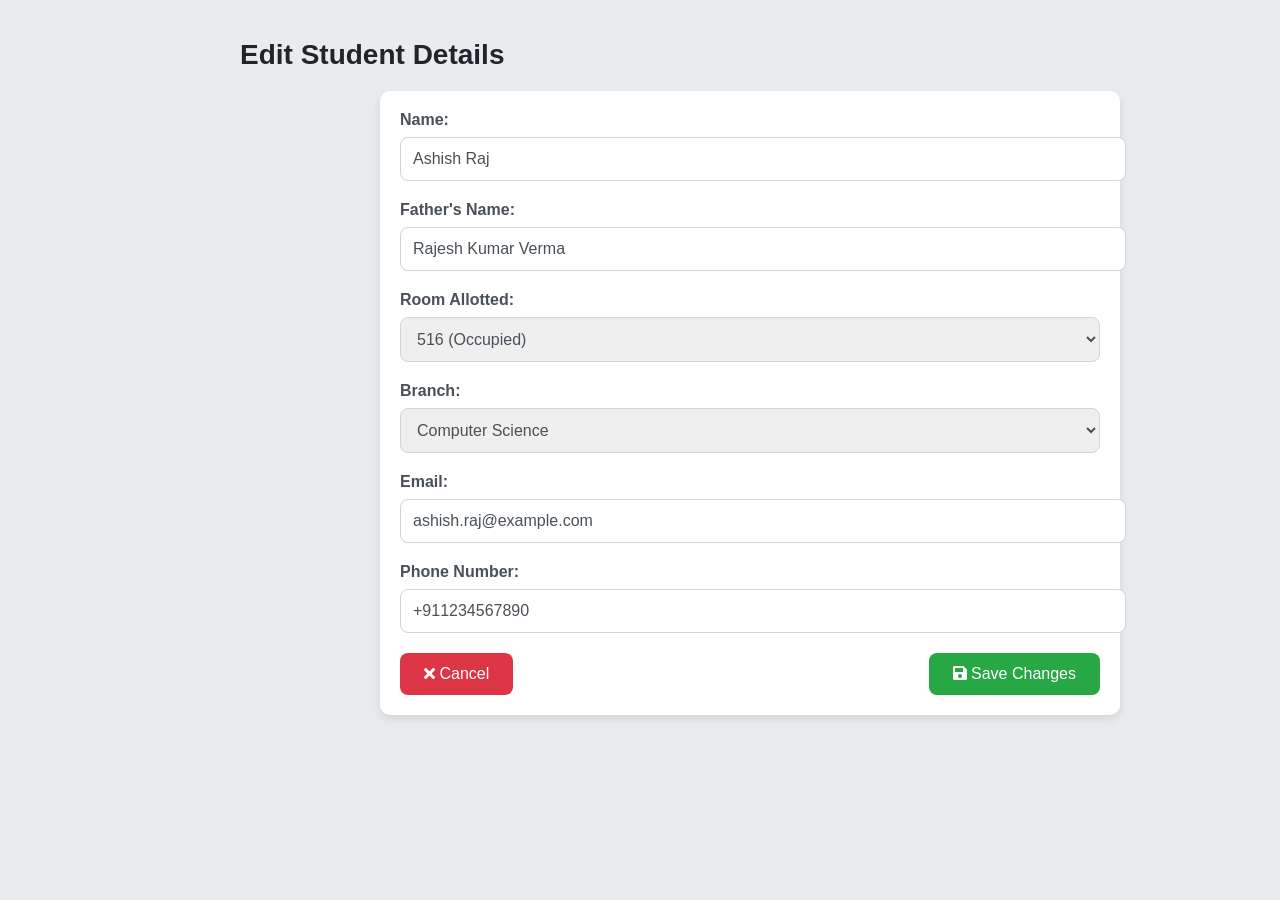
<file: Hostel-Dashboard-main/Comp/Admin Dashboard/edit-student.html>
<!DOCTYPE html>
<html lang="en">
<head>
    <meta charset="UTF-8">
    <meta name="viewport" content="width=device-width, initial-scale=1.0">
    <title>Edit Student - Admin Dashboard</title>
    <link rel="stylesheet" href="edit-student.css">
    <link rel="stylesheet" href="https://cdnjs.cloudflare.com/ajax/libs/font-awesome/5.15.4/css/all.min.css">
</head>
<body>
    <aside class="sidebar">
        <!-- Sidebar content here -->
    </aside>

    <div class="main-content">
        <header>
            <h1>Edit Student Details</h1>
        </header>
        <form id="editStudentForm" class="student-form">
            <div class="form-group">
                <label for="studentName">Name:</label>
                <input type="text" id="studentName" value="Ashish Raj" required>
            </div>
            <div class="form-group">
                <label for="fathersName">Father's Name:</label>
                <input type="text" id="fathersName" value="Rajesh Kumar Verma" required>
            </div>
            <div class="form-group">
                <label for="roomAllotted">Room Allotted:</label>
                <select id="roomAllotted" required>
                    <option value="516" selected>516 (Occupied)</option>
                    <option value="515">515 (Empty)</option>
                    <option value="517">517 (Empty)</option>
                </select>
            </div>
            <div class="form-group">
                <label for="branch">Branch:</label>
                <select id="branch" required>
                    <option value="Computer Science" selected>Computer Science</option>
                    <option value="Electrical">Electrical</option>
                </select>
            </div>
            <div class="form-group">
                <label for="email">Email:</label>
                <input type="email" id="email" value="ashish.raj@example.com" required>
            </div>
            <div class="form-group">
                <label for="phone">Phone Number:</label>
                <input type="text" id="phone" value="+911234567890" required>
            </div>
            <div class="form-buttons">
                <a href="managestudents.html" class="btn btn-cancel"><i class="fas fa-times"></i> Cancel</a>
                <button type="submit" class="btn btn-submit"><i class="fas fa-save"></i> Save Changes</button>
            </div>
        </form>
    </div>

    <script src="edit-student.js"></script>
</body>
</html>
</file>
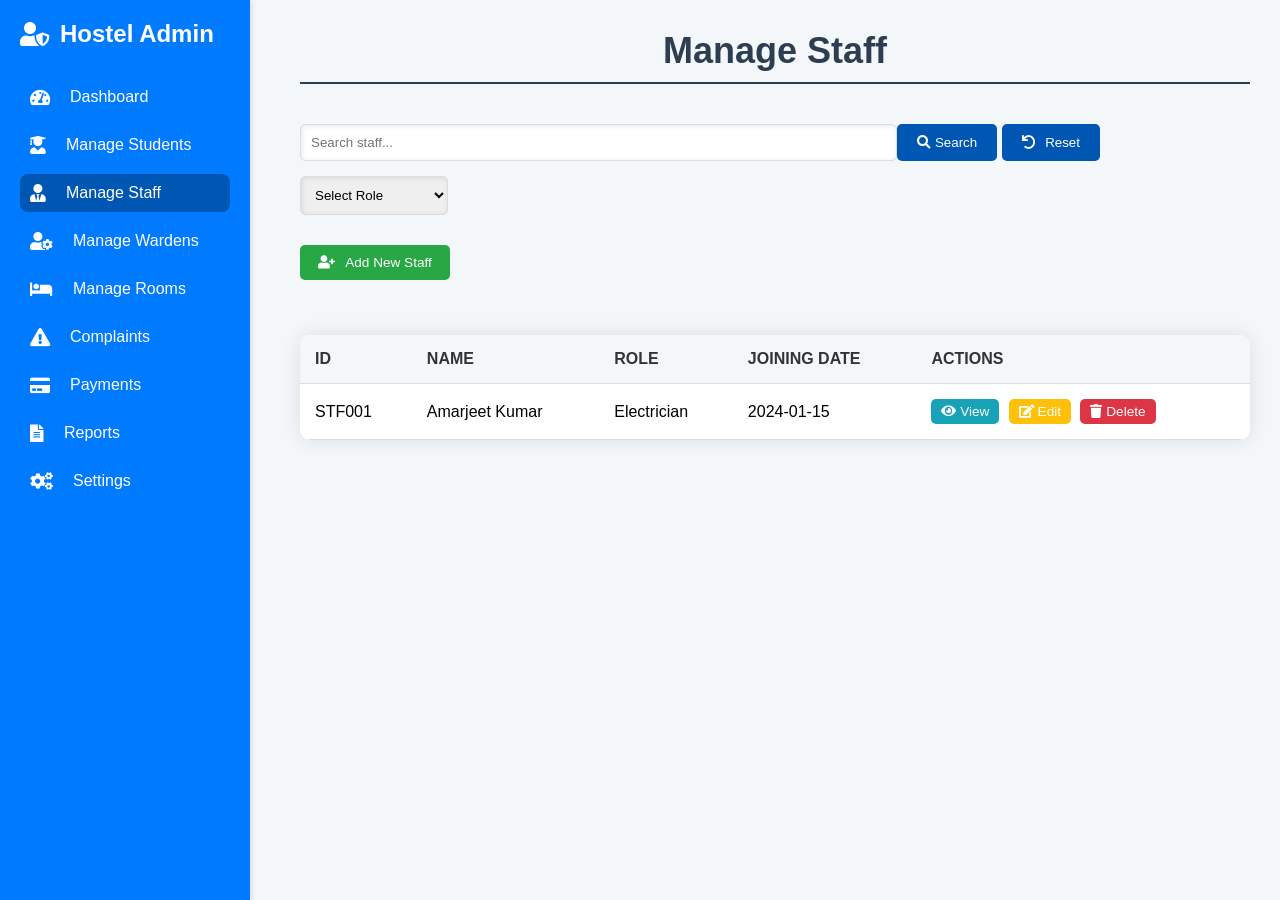
<file: Hostel-Dashboard-main/Comp/Admin Dashboard/manage-staff.html>
<!DOCTYPE html>
<html lang="en">
<head>
    <meta charset="UTF-8">
    <meta name="viewport" content="width=device-width, initial-scale=1.0">
    <title>Manage Staff - Admin Dashboard</title>
    <link rel="stylesheet" href="manage-staff.css">
    <!-- Include FontAwesome for Icons -->
    <link rel="stylesheet" href="https://cdnjs.cloudflare.com/ajax/libs/font-awesome/5.15.4/css/all.min.css">
</head>
<body>
    <!-- Sidebar Navigation -->
    <aside class="sidebar">
        <div class="sidebar-brand">
            <i class="fas fa-user-shield"></i> Hostel Admin
        </div>
        <ul class="sidebar-menu">
            <li class="sidebar-item"><a href="index.html" class="sidebar-link"><i class="fas fa-tachometer-alt"></i> Dashboard</a></li>
            <li class="sidebar-item"><a href="managestudents.html" class="sidebar-link"><i class="fas fa-user-graduate"></i> Manage Students</a></li>
            <li class="sidebar-item active"><a href="manage-staff.html" class="sidebar-link"><i class="fas fa-user-tie"></i> Manage Staff</a></li>
            <li class="sidebar-item"><a href="manage-warden.html" class="sidebar-link"><i class="fas fa-user-cog"></i> Manage Wardens</a></li>
            <li class="sidebar-item"><a href="manageroom.html" class="sidebar-link"><i class="fas fa-bed"></i> Manage Rooms</a></li>
            <li class="sidebar-item"><a href="managecomplaints.html" class="sidebar-link"><i class="fas fa-exclamation-triangle"></i> Complaints</a></li>
            <li class="sidebar-item"><a href="managepayment.html" class="sidebar-link"><i class="fas fa-credit-card"></i> Payments</a></li>
            <li class="sidebar-item"><a href="report.html" class="sidebar-link"><i class="fas fa-file-alt"></i> Reports</a></li>
            <li class="sidebar-item"><a href="update.html" class="sidebar-link"><i class="fas fa-cogs"></i> Settings</a></li>
        </ul>
    </aside>

    <!-- Main Content -->
    <div class="main-content">
        <header>
            <h1>Manage Staff</h1>
        </header>
        <div class="staff-controls">
            <div class="control-group">
                <input type="text" placeholder="Search staff..." class="search-input">
                <button class="btn-search"><i class="fas fa-search"></i> Search</button>
                <button class="btn-reset"><i class="fas fa-undo"></i> Reset</button>
            </div>
            <div class="filter-group">
                <select class="filter-select">
                    <option value="">Select Role</option>
                    <option value="electrician">Electrician</option>
                    <option value="room-cleaner">Room Cleaner</option>
                    <option value="wifi-incharge">WiFi Incharge</option>
                    <option value="mess-coordinator">Mess Coordinator</option>
                    <!-- Add more roles here -->
                </select>
            </div>
            <button id="addStaffButton" class="btn-add btn-add-staff">
                <i class="fas fa-user-plus"></i> Add New Staff
              </button>
              
        </div>
        <div class="staff-table">
            <table>
                <thead>
                    <tr>
                        <th>ID</th>
                        <th>Name</th>
                        <th>Role</th>
                        <th>Joining Date</th>
                        <th>Actions</th>
                    </tr>
                </thead>
                <tbody>
                    <tr>
                        <td>STF001</td>
                        <td>Amarjeet Kumar</td>
                        <td>Electrician</td>
                        <td>2024-01-15</td>
                        <td>
                            <a href="view-staff.html" class="table-btn-view"><i class="fas fa-eye"></i> View</a>
                            <a href="edit-staff.html" class="table-btn-edit"><i class="fas fa-edit"></i> Edit</a>
                            <a href="#" class="table-btn-delete"><i class="fas fa-trash"></i> Delete</a>
                        </td>
                    </tr>
                    <!-- More rows here -->
                </tbody>
            </table>
        </div>
    </div>
    <!-- Add New Staff Popup -->
    <div id="addStaffPopup" class="popup">
        <div class="popup-content">
            <span class="close">&times;</span>
            <!-- Display the current date at the top right corner -->
            <div class="admission-date-display"></div>
            <!-- Display the next staff ID -->
            <div class="student-id-display"></div>
            <h2>Add New Staff</h2>
            <form id="addStaffForm">
            <!-- Staff Name -->
            <label for="staffName">Name:</label>
            <input type="text" id="staffName" placeholder="Enter staff name" required>

            <!-- Role -->
            <label for="staffRole">Role:</label>
            <select id="staffRole" required>
                <option value="" disabled selected>Select Role</option>
                <option value="Electrician">Electrician</option>
                <option value="Room Cleaner">Room Cleaner</option>
                <option value="Wifi-incharge">Wifi-incharge</option>
                <option value="Mess-coordinator">Mess-coordinator</option>
            </select>

            <!-- Email -->
            <label for="staffEmail">Email:</label>
            <input type="email" id="staffEmail" placeholder="Enter email address" required>

            <!-- Password -->
            <label for="staffPassword">Password:</label>
            <input type="password" id="staffPassword" placeholder="Enter password" required>

            <!-- Contact Number -->
            <label for="staffContact">Contact:</label>
            <input type="text" id="staffContact" placeholder="Enter contact number" required pattern="\d{10}" title="Contact number must be 10 digits" maxlength="10">

            <button type="submit" id="staffSaveButton">Save Staff</button>
        </form>
    </div>
</div>





<script src="manage-staff.js"></script>
</body>
</html>
</file>
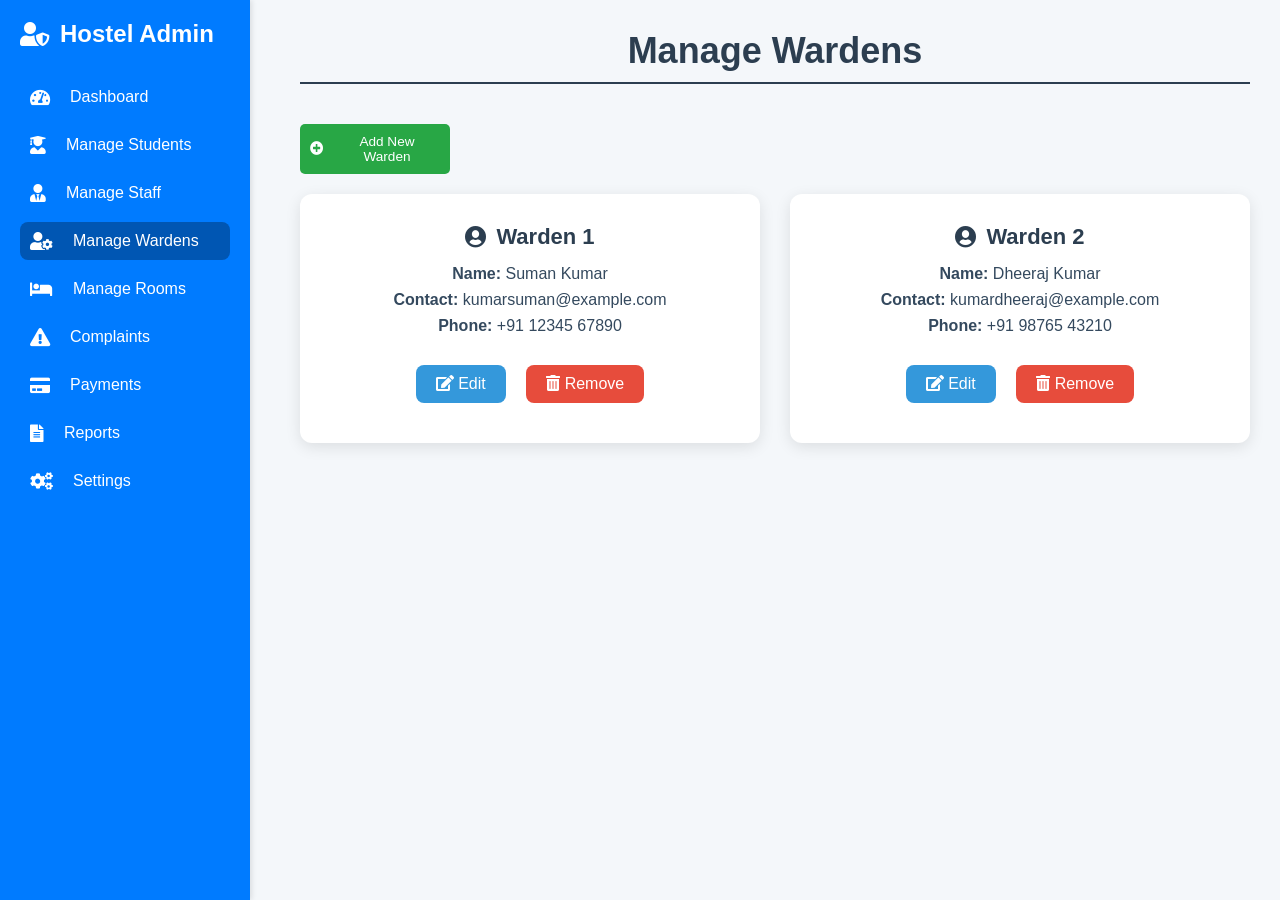
<file: Hostel-Dashboard-main/Comp/Admin Dashboard/manage-warden.html>
<!DOCTYPE html>
<html lang="en">
<head>
    <meta charset="UTF-8">
    <meta name="viewport" content="width=device-width, initial-scale=1.0">
    <title>Manage Wardens</title>
    <link rel="stylesheet" href="manage-warden.css">
    <link rel="stylesheet" href="https://cdnjs.cloudflare.com/ajax/libs/font-awesome/5.15.4/css/all.min.css">
</head>
<body>
    <!-- Sidebar Navigation -->
    <aside class="sidebar">
        <div class="sidebar-brand">
            <i class="fas fa-user-shield"></i> Hostel Admin
        </div>
        <ul class="sidebar-menu">
            <li class="sidebar-item"><a href="index.html" class="sidebar-link"><i class="fas fa-tachometer-alt"></i> Dashboard</a></li>
            <li class="sidebar-item"><a href="managestudents.html" class="sidebar-link"><i class="fas fa-user-graduate"></i> Manage Students</a></li>
            <li class="sidebar-item"><a href="manage-staff.html" class="sidebar-link"><i class="fas fa-user-tie"></i> Manage Staff</a></li>
            <li class="sidebar-item active"><a href="manage-warden.html" class="sidebar-link"><i class="fas fa-user-cog"></i> Manage Wardens</a></li>
            <li class="sidebar-item"><a href="manageroom.html" class="sidebar-link"><i class="fas fa-bed"></i> Manage Rooms</a></li>
            <li class="sidebar-item"><a href="managecomplaints.html" class="sidebar-link"><i class="fas fa-exclamation-triangle"></i> Complaints</a></li>
            <li class="sidebar-item"><a href="managepayment.html" class="sidebar-link"><i class="fas fa-credit-card"></i> Payments</a></li>
            <li class="sidebar-item"><a href="report.html" class="sidebar-link"><i class="fas fa-file-alt"></i> Reports</a></li>
            <li class="sidebar-item"><a href="update.html" class="sidebar-link"><i class="fas fa-cogs"></i> Settings</a></li>
        </ul>
    </aside>

    <!-- Main Content -->
    <div class="main-content">
        <header>
            <h1>Manage Wardens</h1>
        </header>

        <!-- Add New Warden Button -->
        <div class="add-warden-container">
            <button class="add-warden-button" onclick="openAddWardenPopup()"><i class="fas fa-plus-circle"></i> Add New Warden</button>
        </div>

        <!-- Wardens Grid -->
        <div class="warden-grid">
            <div class="warden-box">
                <h2><i class="fas fa-user-circle"></i> Warden 1</h2>
                <p><strong>Name:</strong> Suman Kumar</p>
                <p><strong>Contact:</strong> kumarsuman@example.com</p>
                <p><strong>Phone:</strong> +91 12345 67890</p>
                <div class="warden-actions">
                    <button class="edit-button"><i class="fas fa-edit"></i> Edit</button>
                    <button class="remove-button"><i class="fas fa-trash-alt"></i> Remove</button>
                </div>
            </div>

            <div class="warden-box">
                <h2><i class="fas fa-user-circle"></i> Warden 2</h2>
                <p><strong>Name:</strong> Dheeraj Kumar</p>
                <p><strong>Contact:</strong> kumardheeraj@example.com</p>
                <p><strong>Phone:</strong> +91 98765 43210</p>
                <div class="warden-actions">
                    <button class="edit-button"><i class="fas fa-edit"></i> Edit</button>
                    <button class="remove-button"><i class="fas fa-trash-alt"></i> Remove</button>
                </div>
            </div>
        </div>
    </div>
    <div id="addwardenPopup" class="popup">
        <div class="popup-content">
            <!-- Display the current date at the top right corner -->
            <div class="admission-date-display"></div>
            <!-- Display the next warden ID -->
            <div class="warden-id-display"></div>
            <h2>Add New Warden</h2>
            <form id="addWardenForm">
                <!-- Warden Name -->
                <label for="wardenName">Name:</label>
                <input type="text" id="wardenName" placeholder="Enter warden name" required>
    
                <!-- Role -->
                <label for="wardenRole">Role:</label>
                <p id="wardenRole" class="static-role">Warden</p>
    
                <!-- Email -->
                <label for="wardenEmail">Email:</label>
                <input type="email" id="wardenEmail" placeholder="Enter email address" required>
    
                <!-- Password -->
                <label for="wardenPassword">Password:</label>
                <input type="password" id="wardenPassword" placeholder="Enter password" required>
    
                <!-- Contact Number -->
                <label for="wardenContact">Contact:</label>
                <input type="text" id="wardenContact" placeholder="Enter contact number" required pattern="\d{10}" title="Contact number must be 10 digits" maxlength="10">
    
                <button type="submit" id="wardenSaveButton">Save Warden</button>
            </form>
        </div>
    </div>
    
    <script src="manage-wardens.js"></script>
    </script>
</body>
</html>
</file>
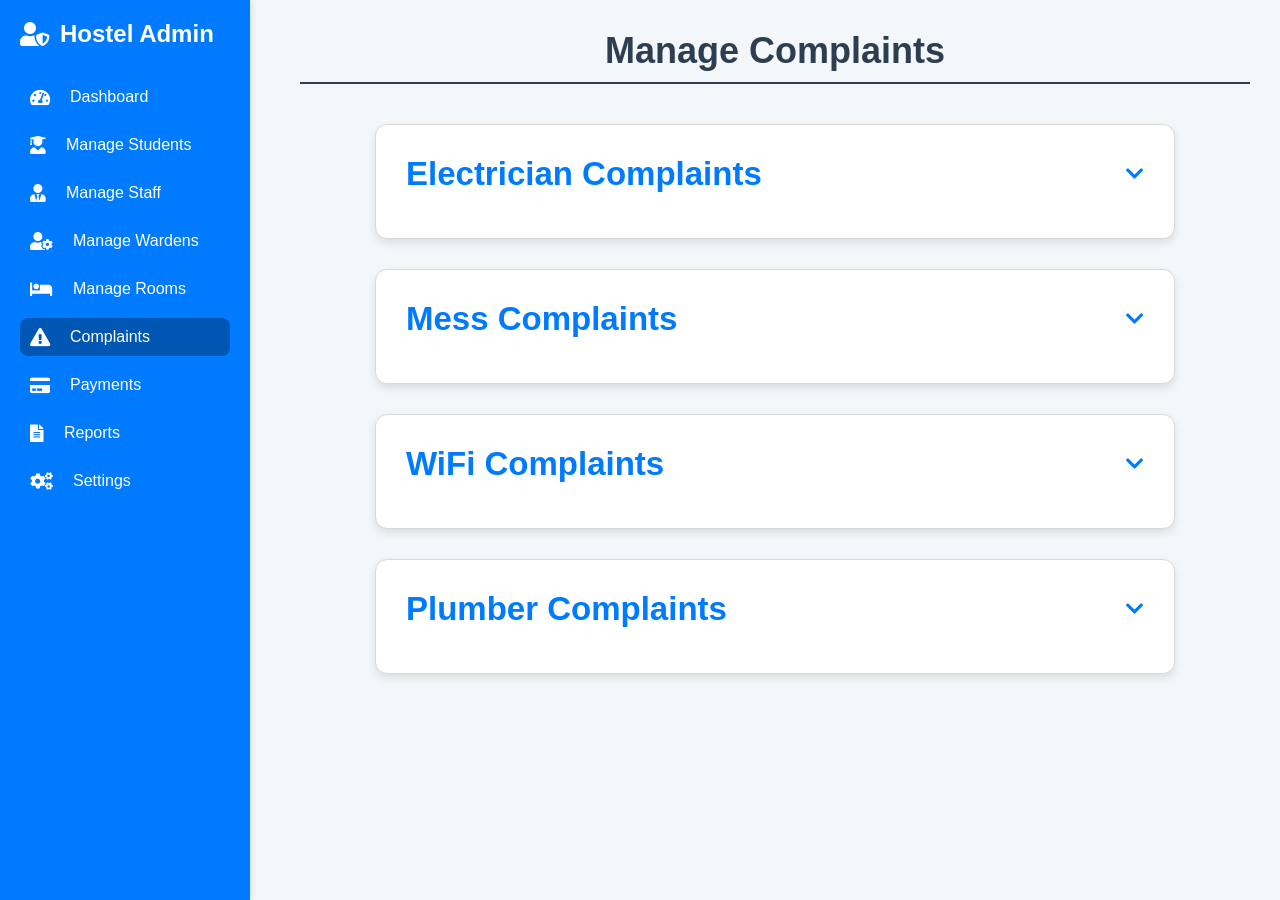
<file: Hostel-Dashboard-main/Comp/Admin Dashboard/managecomplaints.html>
<!DOCTYPE html>
<html lang="en">
<head>
    <meta charset="UTF-8">
    <meta name="viewport" content="width=device-width, initial-scale=1.0">
    <title>Manage Complaints</title>
    <link rel="stylesheet" href="complaints.css">
    <link rel="stylesheet" href="https://cdnjs.cloudflare.com/ajax/libs/font-awesome/5.15.4/css/all.min.css">
</head>
<body>
    <!-- Sidebar -->
    <aside class="sidebar">
        <div class="sidebar-brand">
            <i class="fas fa-user-shield"></i> Hostel Admin
        </div>
        <ul class="sidebar-menu">
            <li class="sidebar-item"><a href="index.html" class="sidebar-link"><i class="fas fa-tachometer-alt"></i> Dashboard</a></li>
            <li class="sidebar-item"><a href="managestudents.html" class="sidebar-link"><i class="fas fa-user-graduate"></i> Manage Students</a></li>
            <li class="sidebar-item"><a href="manage-staff.html" class="sidebar-link"><i class="fas fa-user-tie"></i> Manage Staff</a></li>
            <li class="sidebar-item"><a href="manage-warden.html" class="sidebar-link"><i class="fas fa-user-cog"></i> Manage Wardens</a></li>
            <li class="sidebar-item"><a href="manageroom.html" class="sidebar-link"><i class="fas fa-bed"></i> Manage Rooms</a></li>
            <li class="sidebar-item active"><a href="managecomplaints.html" class="sidebar-link"><i class="fas fa-exclamation-triangle"></i> Complaints</a></li>
            <li class="sidebar-item"><a href="managepayment.html" class="sidebar-link"><i class="fas fa-credit-card"></i> Payments</a></li>
            <li class="sidebar-item"><a href="report.html" class="sidebar-link"><i class="fas fa-file-alt"></i> Reports</a></li>
            <li class="sidebar-item"><a href="#" class="sidebar-link"><i class="fas fa-cogs"></i> Settings</a></li>
        </ul>
    </aside>

    <!-- Main Content -->
    <div class="main-content">
        <header>
            <h1>Manage Complaints</h1>
        </header>

        <!-- Complaint Categories -->
        <div class="complaints-dashboard">
            <!-- Electrician Box -->
            <div class="complaint-box" id="electrician-box">
                <div class="complaint-heading" onclick="toggleComplaints('electrician-box')">
                    <h2>Electrician Complaints</h2>
                    <i class="fas fa-chevron-down arrow-icon"></i>
                </div>
                <div class="complaint-details">
                    <div class="complaint">
                        <p><strong>Complaint by:</strong> <span>John Doe</span></p>
                        <p><strong>Date:</strong> <span>12th September 2024, Time: 10:00 AM</span></p>
                        <p><strong>Student ID:</strong> <span>12345</span></p>
                        <p><strong>Room Number:</strong> <span>101</span></p>
                        <p><strong>Description:</strong> <span>The room's light is flickering intermittently, and the switch seems to be malfunctioning.</span></p>
                        <p><strong>Status:</strong> <span class="status pending">Pending</span></p>
                        <button class="view-details-btn">View Details</button>
                    </div>
                    <div class="complaint">
                        <p><strong>Complaint by:</strong> <span>Sarah Lee</span></p>
                        <p><strong>Date:</strong> <span>11th September 2024, Time: 2:45 PM</span></p>
                        <p><strong>Student ID:</strong> <span>67890</span></p>
                        <p><strong>Room Number:</strong> <span>202</span></p>
                        <p><strong>Description:</strong> <span>The electrical outlet near the bed is sparking, creating a potential hazard.</span></p>
                        <p><strong>Status:</strong> <span class="status in-progress">In Progress</span></p>
                        <button class="view-details-btn">View Details</button>
                    </div>
                    <div class="complaint">
                        <p><strong>Complaint by:</strong> <span>Mike Brown</span></p>
                        <p><strong>Date:</strong> <span>10th September 2024, Time: 11:30 AM</span></p>
                        <p><strong>Student ID:</strong> <span>11223</span></p>
                        <p><strong>Room Number:</strong> <span>303</span></p>
                        <p><strong>Description:</strong> <span>The circuit breaker trips frequently, causing power outages in the room.</span></p>
                        <p><strong>Status:</strong> <span class="status resolved">Resolved</span></p>
                        <button class="view-details-btn">View Details</button>
                    </div>
                </div>
            </div>

            <!-- Mess Box -->
            <div class="complaint-box" id="mess-box">
                <div class="complaint-heading" onclick="toggleComplaints('mess-box')">
                    <h2>Mess Complaints</h2>
                    <i class="fas fa-chevron-down arrow-icon"></i>
                </div>
                <div class="complaint-details">
                    <div class="complaint">
                        <p><strong>Complaint by:</strong> <span>Mark Smith</span></p>
                        <p><strong>Date:</strong> <span>10th September 2024, Time: 9:30 AM</span></p>
                        <p><strong>Student ID:</strong> <span>44556</span></p>
                        <p><strong>Room Number:</strong> <span>404</span></p>
                        <p><strong>Description:</strong> <span>The food served today was cold and undercooked.</span></p>
                        <p><strong>Status:</strong> <span class="status in-progress">In Progress</span></p>
                        <button class="view-details-btn">View Details</button>
                    </div>
                    <div class="complaint">
                        <p><strong>Complaint by:</strong> <span>Emily Davis</span></p>
                        <p><strong>Date:</strong> <span>9th September 2024, Time: 5:00 PM</span></p>
                        <p><strong>Student ID:</strong> <span>77889</span></p>
                        <p><strong>Room Number:</strong> <span>505</span></p>
                        <p><strong>Description:</strong> <span>There was a shortage of food items in the evening meal.</span></p>
                        <p><strong>Status:</strong> <span class="status pending">Pending</span></p>
                        <button class="view-details-btn">View Details</button>
                    </div>
                </div>
            </div>

            <!-- Wifi Box -->
            <div class="complaint-box" id="wifi-box">
                <div class="complaint-heading" onclick="toggleComplaints('wifi-box')">
                    <h2>WiFi Complaints</h2>
                    <i class="fas fa-chevron-down arrow-icon"></i>
                </div>
                <div class="complaint-details">
                    <div class="complaint">
                        <p><strong>Complaint by:</strong> <span>Alice Johnson</span></p>
                        <p><strong>Date:</strong> <span>9th September 2024, Time: 1:00 PM</span></p>
                        <p><strong>Student ID:</strong> <span>99000</span></p>
                        <p><strong>Room Number:</strong> <span>606</span></p>
                        <p><strong>Description:</strong> <span>The WiFi connection is unstable and frequently disconnects.</span></p>
                        <p><strong>Status:</strong> <span class="status pending">Pending</span></p>
                        <button class="view-details-btn">View Details</button>
                    </div>
                </div>
            </div>

            <!-- Plumber Box -->
            <div class="complaint-box" id="plumber-box">
                <div class="complaint-heading" onclick="toggleComplaints('plumber-box')">
                    <h2>Plumber Complaints</h2>
                    <i class="fas fa-chevron-down arrow-icon"></i>
                </div>
                <div class="complaint-details">
                    <div class="complaint">
                        <p><strong>Complaint by:</strong> <span>Bob Green</span></p>
                        <p><strong>Date:</strong> <span>8th September 2024, Time: 4:30 PM</span></p>
                        <p><strong>Student ID:</strong> <span>33445</span></p>
                        <p><strong>Room Number:</strong> <span>707</span></p>
                        <p><strong>Description:</strong> <span>The bathroom sink is clogged and draining very slowly.</span></p>
                        <p><strong>Status:</strong> <span class="status in-progress">In Progress</span></p>
                        <button class="view-details-btn">View Details</button>
                    </div>
                    <div class="complaint">
                        <p><strong>Complaint by:</strong> <span>Jane Brown</span></p>
                        <p><strong>Date:</strong> <span>7th September 2024, Time: 11:15 AM</span></p>
                        <p><strong>Student ID:</strong> <span>55667</span></p>
                        <p><strong>Room Number:</strong> <span>808</span></p>
                        <p><strong>Description:</strong> <span>There is a leak under the kitchen sink, causing water to pool on the floor.</span></p>
                        <p><strong>Status:</strong> <span class="status resolved">Resolved</span></p>
                        <button class="view-details-btn">View Details</button>
                    </div>
                </div>
            </div>
        </div>
    </div>

    <script>
        function toggleComplaints(boxId) {
            const box = document.getElementById(boxId);
            const details = box.querySelector('.complaint-details');
            const arrowIcon = box.querySelector('.arrow-icon');
            
            if (details.style.display === 'block') {
                details.style.display = 'none';
                arrowIcon.classList.remove('rotate');
            } else {
                details.style.display = 'block';
                arrowIcon.classList.add('rotate');
            }
        }
    </script>
</body>
</html>
</file>
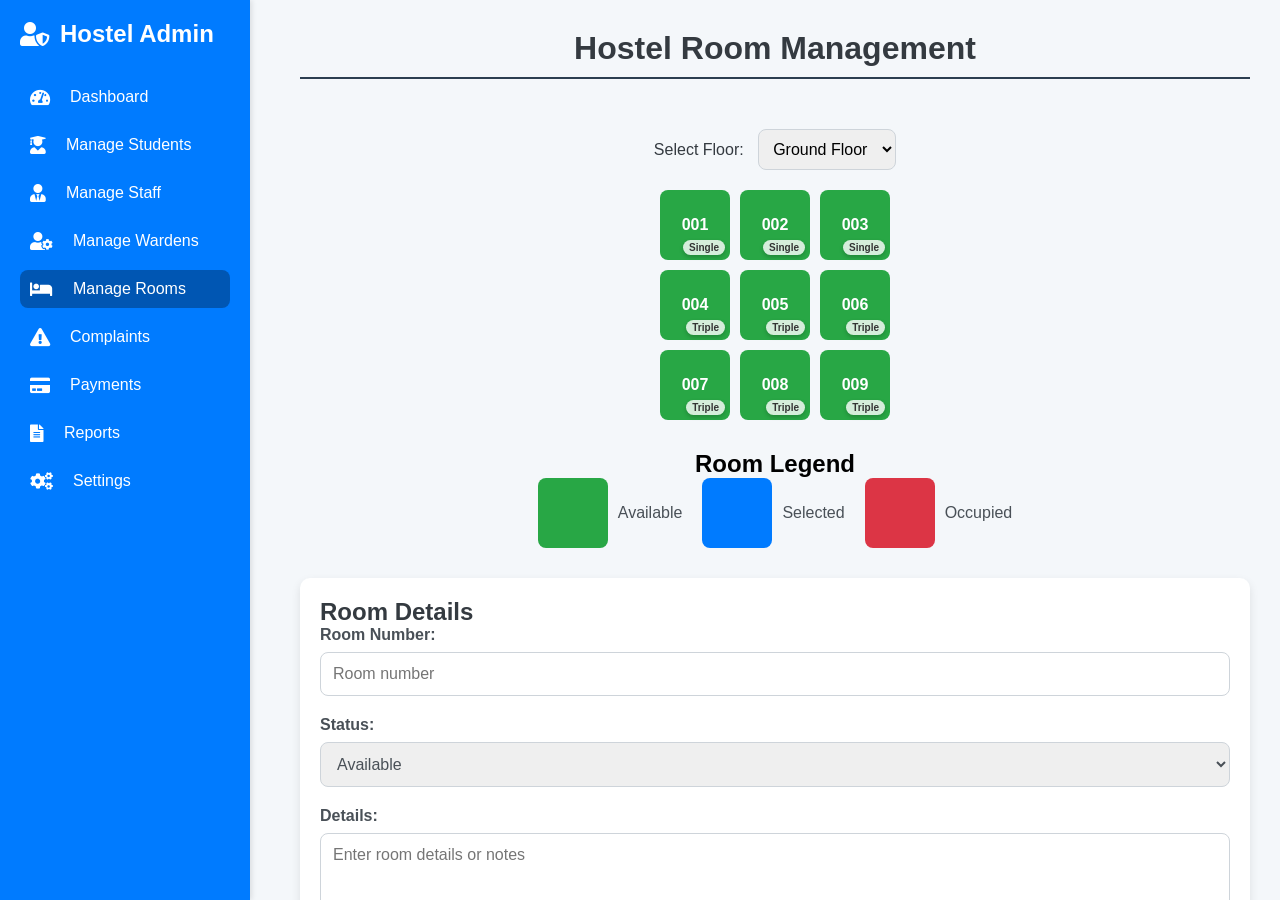
<file: Hostel-Dashboard-main/Comp/Admin Dashboard/manageroom.html>
<!DOCTYPE html>
<html lang="en">
<head>
    <meta charset="UTF-8">
    <meta name="viewport" content="width=device-width, initial-scale=1.0">
    <title>Hostel Room Management</title>
    <link rel="stylesheet" href="hostel.css">

    <link rel="stylesheet" href="https://cdnjs.cloudflare.com/ajax/libs/font-awesome/5.15.4/css/all.min.css">
</head>
<body>
    <!-- Sidebar Navigation -->
    <aside class="sidebar">
        <div class="sidebar-brand">
            <i class="fas fa-user-shield"></i> Hostel Admin
        </div>
        <ul class="sidebar-menu">
            <li class="sidebar-item"><a href="index.html" class="sidebar-link"><i class="fas fa-tachometer-alt"></i> Dashboard</a></li>
            <li class="sidebar-item"><a href="managestudents.html" class="sidebar-link"><i class="fas fa-user-graduate"></i> Manage Students</a></li>
            <li class="sidebar-item"><a href="manage-staff.html" class="sidebar-link"><i class="fas fa-user-tie"></i> Manage Staff</a></li>
            <li class="sidebar-item"><a href="manage-warden.html" class="sidebar-link"><i class="fas fa-user-cog"></i> Manage Wardens</a></li>
            <li class="sidebar-item active"><a href="manageroom.html" class="sidebar-link"><i class="fas fa-bed"></i> Manage Rooms</a></li>
            <li class="sidebar-item"><a href="managecomplaints.html" class="sidebar-link"><i class="fas fa-exclamation-triangle"></i> Complaints</a></li>
            <li class="sidebar-item"><a href="managepayment.html" class="sidebar-link"><i class="fas fa-credit-card"></i> Payments</a></li>
            <li class="sidebar-item"><a href="report.html" class="sidebar-link"><i class="fas fa-file-alt"></i> Reports</a></li>
            <li class="sidebar-item"><a href="update.html" class="sidebar-link"><i class="fas fa-cogs"></i> Settings</a></li>
            <!-- Other menu items -->
        </ul>
    </aside>

    <!-- Main Content -->
    <div class="main-content">
        <header>
            <h1>Hostel Room Management</h1>
        </header>

        <!-- Floor Selection -->
        <div class="floor-selection">
            <label for="floorSelect">Select Floor:</label>
            <select id="floorSelect">
                <option value="1">Ground Floor</option>
                <option value="2">First Floor</option>
                <option value="3">Second Floor</option>
                <option value="4">Third Floor</option>
                <option value="5">Fourth Floor</option>
                <option value="6">Fifth Floor</option>
            </select>
        </div>

        <!-- Room Map -->
        <div class="room-map"></div>

        <!-- Room Information -->
        <div class="room-info">
            <h2>Room Legend</h2>
            <div class="legend">
                <div class="legend-item">
                    <div class="room available"></div>
                    <span>Available</span>
                </div>
                <div class="legend-item">
                    <div class="room selected"></div>
                    <span>Selected</span>
                </div>
                <div class="legend-item">
                    <div class="room occupied"></div>
                    <span>Occupied</span>
                </div>
            </div>
        </div>

        <!-- Management Information -->
        <div class="management-info">
            <h2>Room Details</h2>
            <form id="roomForm">
                <label for="roomNumber">Room Number:</label>
                <input type="text" id="roomNumber" placeholder="Room number" readonly>

                <label for="status">Status:</label>
                <select id="status" required>
                    <option value="available" selected>Available</option>
                    <option value="occupied">Occupied</option>
                </select>

                <label for="details">Details:</label>
                <textarea id="details" placeholder="Enter room details or notes" rows="4"></textarea>

                <button type="submit" id="saveButton">Save Changes</button>
            </form>
        </div>
    </div>

    <script src="hostel.js"></script>
</body>
</html>
</file>
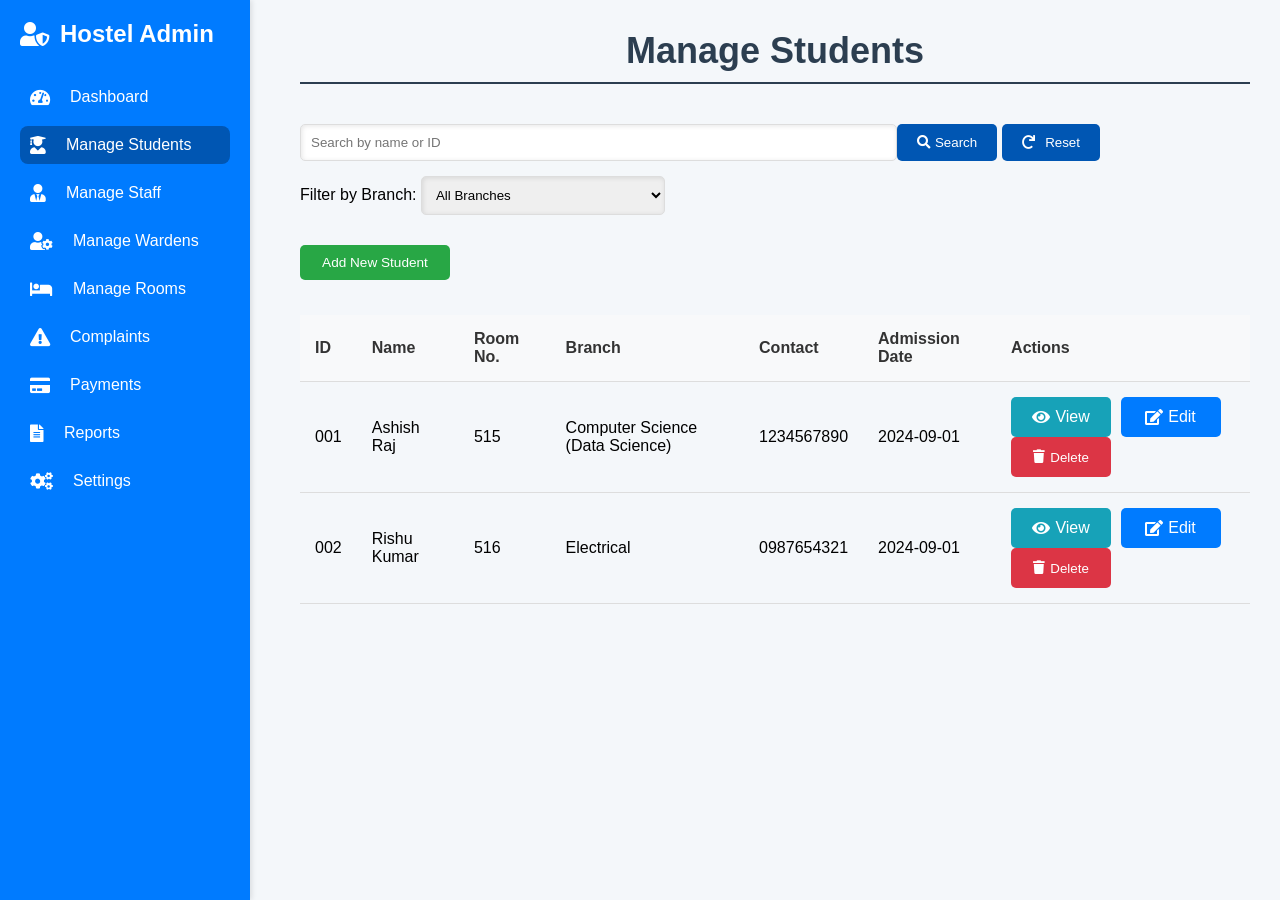
<file: Hostel-Dashboard-main/Comp/Admin Dashboard/managestudents.html>
<!DOCTYPE html>
<html lang="en">
<head>
    <meta charset="UTF-8">
    <meta name="viewport" content="width=device-width, initial-scale=1.0">
    <title>Manage Students - Admin Dashboard</title>
    <link rel="stylesheet" href="admin.css">
    <!-- Include FontAwesome for Icons -->
    <link rel="stylesheet" href="https://cdnjs.cloudflare.com/ajax/libs/font-awesome/5.15.4/css/all.min.css">
</head>
<body>
    <!-- Sidebar Navigation -->
    <aside class="sidebar">
        <div class="sidebar-brand">
            <i class="fas fa-user-shield"></i> Hostel Admin
        </div>
        <ul class="sidebar-menu">
            <li class="sidebar-item"><a href="index.html" class="sidebar-link"><i class="fas fa-tachometer-alt"></i> Dashboard</a></li>
            <li class="sidebar-item active"><a href="manage-students.html" class="sidebar-link"><i class="fas fa-user-graduate"></i> Manage Students</a></li>
            <li class="sidebar-item"><a href="manage-staff.html" class="sidebar-link"><i class="fas fa-user-tie"></i> Manage Staff</a></li>
            <li class="sidebar-item"><a href="manage-warden.html" class="sidebar-link"><i class="fas fa-user-cog"></i> Manage Wardens</a></li>
            <li class="sidebar-item"><a href="manageroom.html" class="sidebar-link"><i class="fas fa-bed"></i> Manage Rooms</a></li>
            <li class="sidebar-item"><a href="managecomplaints.html" class="sidebar-link"><i class="fas fa-exclamation-triangle"></i> Complaints</a></li>
            <li class="sidebar-item"><a href="managepayment.html" class="sidebar-link"><i class="fas fa-credit-card"></i> Payments</a></li>
            <li class="sidebar-item"><a href="report.html" class="sidebar-link"><i class="fas fa-file-alt"></i> Reports</a></li>
            <li class="sidebar-item"><a href="update.html" class="sidebar-link"><i class="fas fa-cogs"></i> Settings</a></li>
            <!-- Other menu items -->
        </ul>
    </aside>

    <!-- Main Content -->
    <div class="main-content">
        <header>
            <h1>Manage Students</h1>
        </header>
        <!-- Manage Students Section -->
        <div class="student-controls">
            <div class="control-group">
                <input type="text" id="searchStudent" placeholder="Search by name or ID" class="search-input">
                <button class="btn-search" id="searchButton"><i class="fas fa-search"></i> Search</button>
                <button class="btn-reset" id="resetButton"><i class="fas fa-redo"></i> Reset</button>
            </div>
            <div class="filter-group">
                <label for="statusFilter">Filter by Branch:</label>
                <select id="statusFilter" class="filter-select">
                    <option value="">All Branches</option>
                    <option value="Computer Science (Data Science)">Computer Science (Data Science)</option>
                    <option value="Electrical">Electrical</option>
                    <option value="Civil">Civil</option>
                    <option value="Mechanical">Mechanical</option>
                    <option value="Robotics">Robotics</option>
                    <!-- More options -->
                </select>
            </div>
            
            <!-- Add New Student Button -->
            <button class="btn-add" id="addStudentButton">Add New Student</button>
        </div>

        <!-- Students Table -->
        <div class="students-table">
            <table id="studentsTable">
                <thead>
                    <tr>
                        <th>ID</th>
                        <th>Name</th>
                        <th>Room No.</th>
                        <th>Branch</th>
                        <th>Contact</th>
                        <th>Admission Date</th>
                        <th>Actions</th>
                    </tr>
                </thead>
                <tbody id="studentTableBody">
                    <!-- Default Student Rows -->
                    <tr>
                        <td>001</td>
                        <td>Ashish Raj</td>
                        <td>515</td>
                        <td>Computer Science (Data Science)</td>
                        <td>1234567890</td>
                        <td>2024-09-01</td>
                        <td>
                            <a href="view-student.html" class="btn-view"><i class="fas fa-eye"></i> View</a>
                            <a href="edit-student.html" class="btn-edit"><i class="fas fa-edit"></i> Edit</a>
                            <button class="btn-delete"><i class="fas fa-trash"></i> Delete</button>
                        </td>
                    </tr>
                    <tr>
                        <td>002</td>
                        <td>Rishu Kumar</td>
                        <td>516</td>
                        <td>Electrical</td>
                        <td>0987654321</td>
                        <td>2024-09-01</td>
                        <td>
                            <a href="view-student.html" class="btn-view"><i class="fas fa-eye"></i> View</a>
                            <a href="edit-student.html" class="btn-edit"><i class="fas fa-edit"></i> Edit</a>
                            <button class="btn-delete"><i class="fas fa-trash"></i> Delete</button>
                        </td>
                    </tr>
                    <!-- More default rows can be added here -->
                </tbody>
            </table>
        </div>
    </div>

<!-- Add New Student Popup -->
<div id="addStudentPopup" class="popup">
    <div class="popup-content">
        <span class="close" id="cancelButton">&times;</span>
        <!-- Display the current date at the top right corner -->
        <div class="admission-date-display" id="admissionDateDisplay"></div>
        <!-- Display the next student ID -->
        <div class="student-id-display" id="studentIdDisplay"></div>
        <h2>Add New Student</h2>
        <form id="addStudentForm">
            <!-- Student Name -->
            <label for="studentName">Name:</label>
            <input type="text" id="studentName" placeholder="Enter student name" required>

            <!-- Father's Name -->
            <label for="fatherName">Father's Name:</label>
            <input type="text" id="fatherName" placeholder="Enter father's name" required>

            <!-- Email -->
            <label for="email">Email:</label>
            <input type="email" id="email" placeholder="Enter email address" required>

            <!-- Password -->
            <label for="password">Password:</label>
            <input type="password" id="password" placeholder="Enter password" required>

            <!-- Room No Dropdown -->
            <label for="roomNo">Room No.:</label>
            <select id="roomNo" class="room-dropdown" required>
                <option value="" disabled selected>Select Room</option>
                <option value="101">101</option>
                <option value="102" disabled>102 (Full)</option>
                <option value="103">103</option>
                <option value="104" disabled>104 (Full)</option>
                <option value="105">105</option>
                <option value="106" disabled>106 (Full)</option>
                <option value="107">107</option>
                <option value="108">108</option>
            </select>

            <!-- Branch Selection -->
            <label for="branch">Branch:</label>
            <select id="branch" required>
                <option value="" disabled selected>Select Option</option>
                <option value="Computer Science (Data Science)">Computer Science (Data Science)</option>
                <option value="Electrical">Electrical</option>
                <option value="Civil">Civil</option>
                <option value="Mechanical">Mechanical</option>
                <option value="Robotics">Robotics</option>
            </select>

            <!-- Contact Number -->
            <label for="contact">Contact:</label>
            <input type="text" id="contact" placeholder="Enter contact number" required pattern="\d{10}" title="Contact number must be 10 digits" maxlength="10">

            <button type="submit" id="saveButton">Save Student</button>
        </form>
    </div>
</div>

    <script src="admin.js"></script>
</body>
</html>
</file>
<file: Hostel-Dashboard-main/styles.css>
/* Base Styles */
* {
    box-sizing: border-box;
    margin: 0;
    padding: 0;
    font-family: -apple-system, BlinkMacSystemFont, "Segoe UI", Roboto, Oxygen, Ubuntu, Cantarell, "Open Sans", "Helvetica Neue", sans-serif;
  }
  
  body {
    background: linear-gradient(to right, #007BFF, #00C6FF);
    display: flex;
    justify-content: center;
    align-items: center;
    height: 100vh;
    margin: 0;
  }
  
  .login-container {
    display: flex;
    justify-content: center;
    align-items: center;
    width: 100%;
    padding: 20px;
  }
  
  .form-wrapper {
    background-color: #ffffff;
    padding: 40px;
    border-radius: 15px;
    width: 100%;
    max-width: 500px;
    box-shadow: 0 10px 30px rgba(0, 0, 0, 0.2);
  }
  
  .form {
    display: flex;
    flex-direction: column;
    gap: 15px;
  }
  
  .form h2 {
    text-align: center;
    margin-bottom: 20px;
    color: #333;
    font-weight: 600;
  }
  
  .flex-column > label {
    color: #333;
    font-weight: 600;
  }
  
  .inputForm {
    border: 1.5px solid #dcdcdc;
    border-radius: 10px;
    height: 50px;
    display: flex;
    align-items: center;
    padding-left: 15px;
    padding-right: 15px;
    transition: 0.2s ease-in-out;
  }
  
  .inputForm i {
    color: #007BFF;
    margin-right: 15px;
  }
  
  .input {
    border: none;
    width: 100%;
    height: 100%;
    font-size: 16px;
    padding: 0 10px;
  }
  
  .input:focus {
    outline: none;
  }
  
  .inputForm:focus-within {
    border: 1.5px solid #007BFF;
  }
  
  .button-submit {
    margin: 20px 0;
    background-color: #007BFF;
    border: none;
    color: white;
    font-size: 16px;
    font-weight: 600;
    border-radius: 10px;
    height: 50px;
    width: 100%;
    cursor: pointer;
  }
  
  .button-submit:hover {
    background-color: #0056b3;
  }
  
  .role-message {
    font-size: 14px;
    color: green;
    text-align: center;
    margin-top: 10px;
  }
  
  .forgot-password {
    font-size: 14px;
    color: red;
    text-align: center;
    cursor: pointer;
    margin-top: 10px;
  }
  
  .forgot-password.hidden {
    display: none; /* Hide the link */
  }
  
  .forgot-password:hover {
    text-decoration: underline;
  }
  
  .forgot-password-message {
    font-size: 14px;
    color: rgba(255, 0, 0, 0.618);
    text-align: center;
    margin-top: 10px;
    display: none; /* Hidden by default */
  }
  #traffic-counter {
    margin-top: 20px; 
    font-size: 14px; 
    color: #495057; 
    font-weight: 500; 
    background-color: #ffffff; 
    padding: 10px 15px; 
    border-radius: 4px; 
    text-align: center; 
    border: 1px solid #ced4da; 
    box-shadow: 0 1px 2px rgba(0, 0, 0, 0.1); 
    width: max-content;
    margin-left: auto;
    margin-right: auto; 
    display: flex;
    align-items: center; 
    gap: 8px; 
    transition: background-color 0.3s ease, color 0.3s ease; 
  }
  #traffic-counter .traffic-number {
    color: #343a40; 
    font-size: 16px; 
    font-weight: 600; 
    transition: color 0.3s ease; 
  }
  #traffic-counter:hover {
    background-color: #e3f2fd; 
    color: #0d6efd;
    border-color: #0d6efd; 
  }
  #traffic-counter:hover #traffic-icon {
    color: #0d6efd; 
  }
  #traffic-counter:hover .traffic-number {
    color: #0d6efd; 
  }
</file>
<file: Hostel-Dashboard-main/Comp/Admin Dashboard/admin.css>
/* Base Styles */
* {
  box-sizing: border-box;
  margin: 0;
  padding: 0;
  font-family: -apple-system, BlinkMacSystemFont, "Segoe UI", Roboto, Oxygen, Ubuntu, Cantarell, "Open Sans", "Helvetica Neue", sans-serif;
}

body {
  background-color: #f4f7fa;
  display: flex;
  height: 100vh;
  margin: 0;
  overflow: auto;
}

/* Sidebar Navigation */
.sidebar {
  width: 250px;
  height: 100vh;
  background-color: #007BFF;
  color: #fff;
  position: fixed;
  top: 0;
  left: 0;
  padding: 20px;
  box-shadow: 2px 0 5px rgba(0, 0, 0, 0.1);
  display: flex;
  flex-direction: column;
  overflow-y: auto;
}

.sidebar-brand {
  font-size: 24px;
  font-weight: 700;
  margin-bottom: 20px;
  display: flex;
  align-items: center;
  gap: 10px;
}

.sidebar-menu {
  list-style: none;
  padding: 0;
}

.sidebar-item {
  margin: 10px 0;
}

.sidebar-link {
  color: white;
  text-decoration: none;
  display: flex;
  align-items: center;
  gap: 10px;
  padding: 10px;
  border-radius: 8px;
  transition: background-color 0.3s;
}

.sidebar-link:hover,
.sidebar-item.active .sidebar-link {
  background-color: #0056b3;
}

/* Sidebar Icons */
.sidebar-item i {
  margin-right: 10px;
  font-size: 18px;
}

/* Main Content */
.main-content {
  margin-left: 270px; /* Adjusted for fixed sidebar */
  display: flex;
  flex-direction: column;
  padding: 30px;
  flex: 1;
  overflow-y: auto;
}
header {
  text-align: center;
  margin-bottom: 40px;
}

header h1 {
  font-size: 36px;
  color: #2C3E50;
  font-weight: 700;
  margin: 0;
  border-bottom: 2px solid #2C3E50;
  padding-bottom: 10px;
}



/* Dashboard Overview */
.dashboard-overview {
  display: grid;
  grid-template-columns: repeat(auto-fit, minmax(200px, 1fr));
  gap: 20px;
  margin-bottom: 30px;
}

.overview-card {
  background: linear-gradient(145deg, #e2e8ec, #ffffff);
  padding: 20px;
  border-radius: 15px;
  display: flex;
  align-items: center;
  box-shadow: 8px 8px 15px #d1d9e6, -8px -8px 15px #ffffff;
  transition: transform 0.2s;
}

.overview-card:hover {
  transform: translateY(-5px);
}

.overview-card i {
  font-size: 40px;
  color: #007BFF;
  margin-right: 20px;
}

.overview-info h3 {
  margin: 0;
  font-size: 24px;
  color: #333;
}

.overview-info p {
  margin: 5px 0 0;
  color: #666;
}


/* Manage Students Section */
.section-content {
  background-color: white;
  padding: 30px;
  border-radius: 15px;
  box-shadow: 8px 8px 15px #d1d9e6, -8px -8px 15px #ffffff;
  width: 100%;
  max-width: 1200px;
  margin-top: 20px;
  display: flex;
  flex-direction: column;
  align-items: center;
}

/* Student Controls */
.student-controls {
  display: flex;
  flex-direction: column;
  width: 100%;
  max-width: 800px;
  margin-bottom: 20px;
}

.control-group {
  display: flex;
  justify-content: space-between;
  margin-bottom: 15px;
}

.search-input {
  padding: 10px;
  width: calc(100% - 150px);
  border-radius: 5px;
  border: 1px solid #ddd;
  box-shadow: inset 1px 1px 5px rgba(0, 0, 0, 0.1);
}

/* Search Button */
.btn-search, .btn-reset {
  background-color: #007bff;
  color: white;
  padding: 10px 20px;
  border: none;
  border-radius: 5px;
  cursor: pointer;
  display: flex;
  align-items: center;
  gap: 5px;
  transition: background-color 0.3s;
}

.btn-search, .btn-reset {
  background-color: #0056b3;
}

.btn-search , .btn-reset i {
  margin-right: 5px;
}


.filter-group {
  margin-bottom: 15px;
}

.filter-select {
  padding: 10px;
  border-radius: 5px;
  border: 1px solid #ddd;
  box-shadow: inset 1px 1px 5px rgba(0, 0, 0, 0.1);
}
/* Add New Student Button */
.btn-add {
  background-color: #28a745;
  color: white;
  padding: 10px;
  width: 150px; 
  border: none;
  border-radius: 5px;
  cursor: pointer;
  display: flex;
  align-items: center;
  justify-content: center; 
  gap: 5px;
  transition: background-color 0.3s;
  margin-top: 15px;
  margin-bottom: 15px; 
  font-size: 0.85rem; 
}

.btn-add:hover {
  background-color: #218838;
}

.btn-add i {
  margin-right: 5px; 
}


/*Control-group and filter-group */
.control-group,
.filter-group {
  margin-bottom: 15px;
}



/* Students Table */
.students-table {
  width: 100%;
  max-width: 1200px;
  overflow-x: auto;
}

.students-table table {
  width: 100%;
  border-collapse: collapse;
  box-shadow: 0 0 15px rgba(0, 0, 0, 0.1);
}

.students-table th,
.students-table td {
  padding: 15px;
  text-align: left;
  border-bottom: 1px solid #ddd;
}

.students-table th {
  background-color: #f8f9fa;
  color: #333;
}

.btn-view,
.btn-edit,
.btn-delete {
  color: white;
  padding: 8px 16px;
  border: none;
  border-radius: 5px;
  cursor: pointer;
  margin-right: 5px;
  transition: background-color 0.3s;
  display: inline-flex;
  align-items: center;
  gap: 5px;
  text-decoration: none;
  min-width: 100px;
  justify-content: center;
  height: 40px;
  box-sizing: border-box;
}

/* Specific background colors for different buttons */
.btn-view {
  background-color: #17a2b8;
}

.btn-view:hover {
  background-color: #138496;
}

.btn-edit {
  background-color: #007bff;
}

.btn-edit:hover {
  background-color: #0069d9;
}

.btn-delete {
  background-color: #dc3545;
}

.btn-delete:hover {
  background-color: #c82333;
}


/* Student Info Display */
.student-info-display {
  margin-bottom: 20px;
}

.info-item {
  margin-bottom: 10px;
  font-size: 1rem;
  color: #333;
}

.info-label {
  font-weight: bold;
  margin-right: 10px;
}

.info-value {
  color: #555;
}

/* Form Group */
.form-group {
  margin-bottom: 20px;
}

.form-group label {
  display: block;
  font-weight: bold;
  margin-bottom: 8px;
  color: #555;
}

.form-group input,
.form-group select {
  width: 100%;
  padding: 12px;
  border-radius: 8px;
  border: 1px solid #ddd;
  box-shadow: inset 0 1px 4px rgba(0, 0, 0, 0.1);
}
.phone-number-wrapper {
  display: flex;
  align-items: center;
}

.phone-prefix {
  background-color: #e0e0e0;
  padding: 0 10px;
  border: 1px solid #ccc;
  border-right: none;
  border-radius: 4px 0 0 4px;
  font-size: 16px;
  line-height: 36px;
  height: 36px; 
  display: flex;
  align-items: center;
}

#phone {
  flex: 1;
  padding: 10px;
  border: 1px solid #ccc;
  border-radius: 0 4px 4px 0;
  font-size: 16px;
  line-height: 36px; 
  height: 36px;
}


/* Form Buttons */
.form-buttons {
  display: flex;
  justify-content: space-between;
}

.btn-cancel,
.btn-submit {
  border: none;
  padding: 12px 24px;
  border-radius: 8px;
  font-size: 1rem;
  cursor: pointer;
  transition: background-color 0.3s, box-shadow 0.3s;
}

.btn-cancel {
  background-color: #e57373;
  color: #fff;
}

.btn-cancel:hover {
  background-color: #c62828;
  box-shadow: 0 4px 8px rgba(0, 0, 0, 0.2);
}

.btn-submit {
  background-color: #4caf50;
  color: #fff;
}

.btn-submit:hover {
  background-color: #388e3c;
  box-shadow: 0 4px 8px rgba(0, 0, 0, 0.2);
}
/* Enhanced Popup Styles */
.popup {
  display: none; /* Hidden by default */
  position: fixed;
  left: 0;
  top: 0;
  width: 100%;
  height: 100%;
  background-color: rgba(0, 0, 0, 0.7); /* Darker background with more opacity */
  z-index: 1000; /* Sit on top */
  transition: all 0.3s ease; /* Smooth transition for appearance */
}

.popup-content {
  background-color: #fff;
  margin: auto; /* Center horizontally */
  top: 50%; /* Center vertically */
  left: 50%; /* Center horizontally */
  transform: translate(-50%, -50%); /* Correct centering */
  padding: 30px;
  border-radius: 15px; /* Rounded corners */
  box-shadow: 0 4px 8px rgba(0, 0, 0, 0.1); /* Subtle shadow for depth */
  width: 50%; /* Adjust width for responsiveness */
  max-width: 600px; /* Maximum width */
  position: absolute; /* Positioning for close button */
  animation: slideDown 0.4s ease; /* Animation on appearance */
}

@keyframes slideDown {
  from {
    transform: translate(-50%, -60%); /* Start a bit higher */
    opacity: 0;
  }
  to {
    transform: translate(-50%, -50%); /* End at the center */
    opacity: 1;
  }
}

.close {
  color: #333;
  position: absolute;
  top: 15px;
  right: 20px;
  font-size: 24px;
  font-weight: bold;
  cursor: pointer;
  transition: color 0.2s ease;
}

.close:hover,
.close:focus {
  color: #e74c3c; /* Change color on hover */
  text-decoration: none;
}

.popup-content h2 {
  text-align: left;
  margin-bottom: 20px;
  font-size: 24px;
  color: #2c3e50;
}

.popup-content form label {
  display: block;
  margin-top: 15px;
  font-size: 14px;
  color: #34495e;
}

.popup-content form input[type="text"],
.popup-content form input[type="email"],
.popup-content form input[type="password"],
.popup-content form select {
  width: 100%;
  padding: 10px;
  margin-top: 5px;
  border: 1px solid #ddd;
  border-radius: 8px;
  font-size: 14px;
  background-color: #f9f9f9;
  transition: border-color 0.2s ease;
}

.popup-content form input[type="text"]:focus,
.popup-content form input[type="email"]:focus,
.popup-content form input[type="password"]:focus,
.popup-content form select:focus {
  border-color: #3498db; /* Change border color on focus */
  background-color: #fff; /* Background color on focus */
}

.popup-content form button[type="submit"] {
  width: 100%;
  padding: 12px;
  margin-top: 20px;
  background-color: #3498db;
  color: #fff;
  border: none;
  border-radius: 8px;
  font-size: 16px;
  cursor: pointer;
  transition: background-color 0.2s ease;
}

.popup-content form button[type="submit"]:hover {
  background-color: #2980b9; /* Darker shade on hover */
}

/* Responsive Design for Smaller Screens */
@media (max-width: 768px) {
  .popup-content {
    width: 80%; /* Adjust width for smaller screens */
  }
}

/* Admission Date Display */
.admission-date-display {
  position: absolute;
  top: 15px;
  right: 20px;
  font-size: 14px;
  color: #34495e;
  background-color: #ecf0f1;
  padding: 5px 10px;
  border-radius: 5px;
  box-shadow: 0 2px 4px rgba(0, 0, 0, 0.1);
}

/* Student ID Display */
.student-id-display {
  position: absolute;
  top: 45px; /* Adjusted for spacing */
  right: 20px;
  font-size: 14px;
  color: #2c3e50;
  background-color: #ecf0f1;
  padding: 5px 10px;
  border-radius: 5px;
  box-shadow: 0 2px 4px rgba(0, 0, 0, 0.1);
  margin-top: 5px;
}

/* Room Dropdown Styling */
.room-dropdown {
  display: grid;
  grid-template-columns: repeat(3, 1fr); /* 3 columns */
  gap: 10px;
  padding: 10px;
  border: 1px solid #ccc;
  border-radius: 5px;
  max-height: 200px; /* Adjust height if needed */
  overflow-y: auto;
  margin-bottom: 15px;
}

/* Style for Room Options */
.room-dropdown option {
  padding: 8px 10px;
  margin: 5px;
  background-color: #f7f7f7;
  border: 1px solid #ddd;
  cursor: pointer;
}

/* Disabled Room Options Styling */
.room-dropdown option:disabled {
  background-color: #e0e0e0;
  color: #999;
  cursor: not-allowed;
}
/* Logout Button Styling */
.logout-container {
  position: fixed;
  top: 20px;
  right: 20px;
  z-index: 1001; /* Ensure it is above other elements */
}

.btn-logout {
  background-color: #dc3545; /* Red color for logout */
  color: white;
  padding: 10px 20px;
  border: none;
  border-radius: 5px;
  display: flex;
  align-items: center;
  gap: 5px;
  text-decoration: none;
  font-size: 14px;
  font-weight: 500;
  transition: background-color 0.3s;
}

.btn-logout i {
  font-size: 16px;
}

.btn-logout:hover {
  background-color: #c82333; /* Darker red on hover */
}

.btn-logout:focus {
  outline: none;
}
</file>
<file: Hostel-Dashboard-main/Comp/Admin Dashboard/loader.css>
/* Loader CSS */
.loader-wrapper {
    position: fixed;
    top: 0;
    left: 0;
    width: 100%;
    height: 100%;
    background: #fff;
    display: flex;
    justify-content: center;
    align-items: center;
    z-index: 9999;
}

.card {
    --bg-color: #21212100;
    background-color: var(--bg-color);
    padding: 1rem 2rem;
    border-radius: 1.25rem;
}

.loader {
    color: rgb(124, 124, 124);
    font-family: "Poppins", sans-serif;
    font-weight: 500;
    font-size: 25px;
    display: flex;
    align-items: center;
    justify-content: center;
    border-radius: 8px;
    position: relative;
}

.loader p {
    margin-right: 10px;
}

.words {
    display: flex;
    flex-direction: column;
    height: 40px;
    overflow: hidden;
    position: relative;
}

.word {
    display: block;
    color: #956afa;
    line-height: 40px;
    animation: spin_4991 4s infinite;
}

@keyframes spin_4991 {
    0%, 20% {
        transform: translateY(0%);
    }
    30%, 50% {
        transform: translateY(-100%);
    }
    60%, 80% {
        transform: translateY(-200%);
    }
    90%, 100% {
        transform: translateY(-300%);
    }
}
</file>
<file: Hostel-Dashboard-main/Comp/Gate Dashboard/css/gate.css>
body {
  font-family: Arial;
  background: #f4f6f8;
  padding: 20px;
}

.card {
  background: white;
  padding: 15px;
  border-radius: 8px;
  margin-bottom: 20px;
  box-shadow: 0 2px 6px rgba(0,0,0,0.1);
}

.table {
  width: 100%;
  border-collapse: collapse;
}

.table th, .table td {
  border-bottom: 1px solid #ddd;
  padding: 8px;
}
</file>
<file: Hostel-Dashboard-main/Comp/Hostel Staff Dashboard/Components/Styling/styles.css>
/* General Styles */
body {
    font-family: 'Roboto', sans-serif;
    margin: 0;
    padding: 0;
    background-color: #f4f4f9;
    color: #333;
}

header {
    background-color: #007bff;
    color: #fff;
    padding: 20px;
    text-align: center;
    font-size: 1.5rem;
    font-weight: bold;
}

nav {
    background: linear-gradient(90deg, #007bff, #0056b3);
    box-shadow: 0 4px 8px rgba(0, 0, 0, 0.2);
}

.navbar {
    list-style: none;
    margin: 0;
    padding: 0;
    display: flex;
    justify-content: center;
}

.navbar li {
    margin: 0;
    position: relative;
}

.navbar a {
    display: block;
    color: #fff;
    text-align: center;
    padding: 16px 20px;
    text-decoration: none;
    font-size: 1rem;
    font-weight: 600;
    transition: background-color 0.3s, transform 0.3s, color 0.3s;
}

.navbar a::before {
    content: '';
    position: absolute;
    left: 0;
    bottom: 0;
    width: 100%;
    height: 3px;
    background-color: #fff;
    transform: scaleX(0);
    transform-origin: bottom right;
    transition: transform 0.3s ease;
}

.navbar a:hover::before,
.navbar a.active::before {
    transform: scaleX(1);
    transform-origin: bottom left;
}

.navbar a:hover,
.navbar a.active {
    background-color: rgba(255, 255, 255, 0.1);
    color: #fff;
}

#dashboard {
    padding: 2rem;
    margin: 30px auto;
    max-width: 1200px;
    background-color: #fff;
    border-radius: 8px;
    box-shadow: 0 2px 10px rgba(0, 0, 0, 0.1);
    text-align: justify; /* Justify text */
    text-align-last: center; /* Center the last line */
}
.logout-btn {
    position: absolute;
    top: 20px;
    padding: 10px 20px;
    border: none;
    border-radius: 6px;
    color: #fff;
    text-decoration: none;
    font-size: 14px;
    text-align: center;
    transition: background-color 0.3s, box-shadow 0.3s;
}

.logout-btn {
    right: 20px; /* Positioned near edit button */
    background-color: #dc3545;
}

.logout-btn:hover {
    background-color: #c82333;
    box-shadow: 0 4px 8px rgba(0, 0, 0, 0.2);
}

.section {
    margin-bottom: 2rem;
}

.section h2 {
    color: #007bff;
    margin-bottom: 20px;
    display: flex;
    align-items: center;
    font-size: 1.4rem;
    font-weight: bold;
}

.section h2 i {
    margin-right: 10px;
}

.section h2 .shiny-text {
    position: relative;
    display: inline-block;
    color: #007bff;
}

.section h2 .shiny-text::before {
    content: '';
    position: absolute;
    top: 0;
    left: -100%;
    width: 100%;
    height: 100%;
    background: linear-gradient(120deg, rgba(255, 255, 255, 0) 30%, rgba(255, 255, 255, 0.6) 50%, rgba(255, 255, 255, 0) 70%);
    transform: skewX(-25deg);
    animation: shine 3s infinite;
}

@keyframes shine {
    0% {
        left: -100%;
    }
    50% {
        left: 100%;
    }
    100% {
        left: 100%;
    }
}

.staff-summary,
.complaint-summary,
.recent-complaints {
    background: linear-gradient(135deg, #ffffff, #f8f9fa);
    border-radius: 8px;
    padding: 20px;
    box-shadow: 0 2px 8px rgba(0, 0, 0, 0.1);
    margin-bottom: 20px;
}

.profile-pic img {
    border-radius: 50%;
    width: 100px;
    height: 100px;
    object-fit: cover;
    margin-bottom: 15px;
}

/* Complaint Overview Table */
.overview-table {
    width: 100%;
    border-collapse: collapse;
    margin-top: 20px;
    background-color: #fff;
    border-radius: 8px;
    box-shadow: 0 2px 8px rgba(0, 0, 0, 0.1);
}

.overview-table th,
.overview-table td {
    border: 1px solid #ddd;
    padding: 12px;
    text-align: left;
}

.overview-table th {
    background-color: #007bff;
    color: #fff;
    font-weight: bold;
}

.overview-table td {
    background-color: #f9f9f9;
}

.overview-table .status-in-progress {
    color: #ffeb3b; /* Yellow */
}

.overview-table .status-pending {
    color: #f44336; /* Red */
}

.overview-table .status-resolved {
    color: #4caf50; /* Green */
}

/* Recent Complaints Table */
.complaints-table {
    width: 100%;
    border-collapse: collapse;
    margin-top: 20px;
    background-color: #fff;
    border-radius: 8px;
    box-shadow: 0 2px 8px rgba(0, 0, 0, 0.1);
}

.complaints-table th,
.complaints-table td {
    border: 1px solid #ddd;
    padding: 12px;
    text-align: left;
}

.complaints-table th {
    background-color: #007bff;
    color: #fff;
    font-weight: bold;
}

.complaints-table td {
    background-color: #f9f9f9;
}

.complaints-table .status-in-progress {
    color: #ffeb3b; /* Yellow */
}

.complaints-table .status-pending {
    color: #f44336; /* Red */
}

.complaints-table .status-resolved {
    color: #4caf50; /* Green */
}

footer {
    background-color: #007bff;
    color: #fff;
    text-align: center;
    padding: 10px;
    font-size: 0.875rem;
}

/* Complaints by Date Page Styles */
#complaints-by-date {
    padding: 2rem;
    margin: 30px auto;
    max-width: 1200px;
    background-color: #fff;
    border-radius: 8px;
    box-shadow: 0 2px 10px rgba(0, 0, 0, 0.1);
}

.date-selector form {
    display: flex;
    flex-direction: column;
    gap: 1rem;
    margin-bottom: 2rem;
}

.date-selector form label {
    font-weight: bold;
}

.date-selector form input[type="date"] {
    padding: 0.5rem;
    border: 1px solid #ddd;
    border-radius: 4px;
}

.date-selector form button {
    background-color: #007bff;
    color: #fff;
    border: none;
    padding: 0.75rem 1.5rem;
    border-radius: 4px;
    cursor: pointer;
    font-size: 1rem;
}

.date-selector form button:hover {
    background-color: #0056b3;
}

/* Adjustments to ensure consistency */
.complaints-list table {
    width: 100%;
    border-collapse: collapse;
    margin-top: 20px;
    background-color: #fff;
    border-radius: 8px;
    box-shadow: 0 2px 8px rgba(0, 0, 0, 0.1);
}

.complaints-list th,
.complaints-list td {
    border: 1px solid #ddd;
    padding: 12px;
    text-align: center;
}

.complaints-list th {
    background-color: #007bff;
    color: #fff;
    font-weight: bold;
}

.complaints-list td {
    background-color: #f9f9f9;
}

.complaints-list .status-in-progress {
    color: #ffeb3b; /* Yellow */
}

.complaints-list .status-pending {
    color: #f44336; /* Red */
}

.complaints-list .status-resolved {
    color: #4caf50; /* Green */
}
.search-bar {
    margin-bottom: 2rem;
    padding: 1rem;
    background-color: #ffffff;
    border-radius: 8px;
    box-shadow: 0 2px 8px rgba(0, 0, 0, 0.1);
}

#search-area {
    display: flex;
    gap: 1rem;
    align-items: center;
}

#search-area label {
    font-weight: bold;
}

#search-area input[type="number"] {
    flex: 1;
    padding: 0.75rem;
    border: 1px solid #ddd;
    border-radius: 4px;
    font-size: 1rem;
}

#search-area button {
    background-color: #007bff;
    color: #fff;
    border: none;
    padding: 0.75rem 1.5rem;
    border-radius: 4px;
    cursor: pointer;
    font-size: 1rem;
    transition: background-color 0.3s ease;
}

#search-area button:hover {
    background-color: #0056b3;
}
/* Hide number input arrows in WebKit-based browsers */
#search-area input[type="number"]::-webkit-inner-spin-button,
#search-area input[type="number"]::-webkit-outer-spin-button {
    -webkit-appearance: none;
    margin: 0;
}

/* Hide number input arrows in Firefox (modern way) */
#search-area input[type="number"] {
    appearance: textfield;
}
/* Add this to your styles.css or a relevant CSS file */
.highlight {
    background-color: #ffff99; /* Light yellow background for highlighted rows */
}


/* Enhanced Pagination Styles */
.pagination {
    display: flex;
    justify-content: center;
    align-items: center;
    gap: 1rem;
    margin-top: 2rem;
    padding: 1rem;
    background-color: #ffffff;
    border-radius: 8px;
    box-shadow: 0 2px 8px rgba(0, 0, 0, 0.1);
}

.pagination button {
    background-color: #007bff;
    color: #fff;
    border: none;
    padding: 0.75rem 1rem;
    border-radius: 4px;
    cursor: pointer;
    font-size: 1rem;
    transition: background-color 0.3s ease;
}

.pagination button:hover {
    background-color: #0056b3;
}

.pagination span {
    font-size: 1rem;
}

.pagination input[type="number"] {
    width: 60px;
    padding: 0.5rem;
    border: 1px solid #ddd;
    border-radius: 4px;
    font-size: 1rem;
    text-align: center;
}

.pagination input[type="number"]::-webkit-inner-spin-button,
.pagination input[type="number"]::-webkit-outer-spin-button {
    -webkit-appearance: none;
    margin: 0;
}
/* Center align table cell content */
.complaints-list td {
    text-align: center; /* Center align all table cell content */
}

/* Specific styles for the details button */
.details-btn {
    display: inline-block;
    background-color: #007bff;
    color: #fff;
    border: none;
    padding: 0.5rem 1rem;
    border-radius: 4px;
    text-decoration: none;
    font-size: 0.875rem;
    transition: background-color 0.3s ease;
}

.details-btn:hover {
    background-color: #0056b3;
}


.modal {
  display: none;
  position: fixed;
  z-index: 999;
  left: 0;
  top: 0;
  width: 100%;
  height: 100%;
  background: rgba(0,0,0,0.6);
}

.modal-content {
    background: #fff;
    margin: 5% auto;
    padding: 15px;
    width: 70%;
    max-height: 80vh;
    overflow-y: auto;
    border-radius: 8px;
}

.close {
  float: right;
  font-size: 22px;
  cursor: pointer;
}
/* Generic Card Style (IMPORTANT) */
.card {
    background: linear-gradient(135deg, #ffffff, #f8f9fa);
    border-radius: 8px;
    padding: 20px;
    margin-bottom: 20px;
    box-shadow: 0 2px 8px rgba(0, 0, 0, 0.1);
}
/* Generic Table Style */
.table {
    width: 100%;
    border-collapse: collapse;
    margin-top: 15px;
}

.table th,
.table td {
    border: 1px solid #ddd;
    padding: 10px;
    text-align: center;
}

.table th {
    background-color: #007bff;
    color: white;
}
button {
    background-color: #007bff;
    color: white;
    border: none;
    padding: 8px 14px;
    border-radius: 5px;
    cursor: pointer;
    font-size: 0.9rem;
}

button:hover {
    background-color: #0056b3;
}
</file>
<file: Hostel-Dashboard-main/Comp/Hostel Staff Dashboard/Components/Styling/loader.css>
/* Loader CSS */
.loader-wrapper {
    position: fixed;
    top: 0;
    left: 0;
    width: 100%;
    height: 100%;
    background: #fff;
    display: flex;
    justify-content: center;
    align-items: center;
    z-index: 9999;
}

.card {
    --bg-color: #21212100;
    background-color: var(--bg-color);
    padding: 1rem 2rem;
    border-radius: 1.25rem;
}

.loader {
    color: rgb(124, 124, 124);
    font-family: "Poppins", sans-serif;
    font-weight: 500;
    font-size: 25px;
    display: flex;
    align-items: center;
    justify-content: center;
    border-radius: 8px;
    position: relative;
}

.loader p {
    margin-right: 10px;
}

.words {
    display: flex;
    flex-direction: column;
    height: 40px;
    overflow: hidden;
    position: relative;
}

.word {
    display: block;
    color: #956afa;
    line-height: 40px;
    animation: spin_4991 4s infinite;
}

@keyframes spin_4991 {
    0%, 20% {
        transform: translateY(0%);
    }
    30%, 50% {
        transform: translateY(-100%);
    }
    60%, 80% {
        transform: translateY(-200%);
    }
    90%, 100% {
        transform: translateY(-300%);
    }
}
</file>
<file: Hostel-Dashboard-main/Comp/Hostel Student Dashboard/Components/Styling/style.css>
body {
    font-family: 'Roboto', sans-serif;
    margin: 0;
    padding: 0;
    background-color: #f4f4f9;
    color: #333;
}

header {
    background-color: #007bff;
    color: #fff;
    padding: 15px;
    text-align: center;
}

nav {
    background: linear-gradient(90deg, #007bff, #0056b3);
    box-shadow: 0 4px 8px rgba(0, 0, 0, 0.2);
}

.navbar {
    list-style: none;
    margin: 0;
    padding: 0;
    display: flex;
    justify-content: center;
    position: relative;
}

.navbar li {
    margin: 0;
    position: relative;
}

.navbar a {
    display: block;
    color: #fff;
    text-align: center;
    padding: 16px 20px;
    text-decoration: none;
    font-size: 16px;
    font-weight: 600;
    transition: background-color 0.3s, transform 0.3s, color 0.3s;
    position: relative;
}

.navbar a::before {
    content: '';
    position: absolute;
    left: 0;
    bottom: 0;
    width: 100%;
    height: 3px;
    background-color: #fff;
    transform: scaleX(0);
    transform-origin: bottom right;
    transition: transform 0.3s ease;
}

.navbar a:hover::before,
.navbar a.active::before {
    transform: scaleX(1);
    transform-origin: bottom left;
}

.navbar a:hover,
.navbar a.active {
    background-color: rgba(255, 255, 255, 0.1);
    color: #fff;
}


#dashboard {
    padding: 2rem;
    margin: 30px auto;
    max-width: 1200px;
    background-color: #fff;
    border-radius: 8px;
    box-shadow: 0 2px 10px rgba(0, 0, 0, 0.1);
}

.section {
    margin-bottom: 2rem;
}

.section h2 {
    color: #007bff;
    margin-bottom: 20px;
    display: flex;
    align-items: center;
}

.section h2 i {
    margin-right: 10px;
}

.section h2 .shiny-text {
    position: relative;
    display: inline-block;
    color: #007bff;
}

.section h2 .shiny-text::before {
    content: '';
    position: absolute;
    top: 0;
    left: -100%;
    width: 100%;
    height: 100%;
    background: linear-gradient(120deg, rgba(255, 255, 255, 0) 30%, rgba(255, 255, 255, 0.6) 50%, rgba(255, 255, 255, 0) 70%);
    transform: skewX(-25deg);
    animation: shine 3s infinite;
}

@keyframes shine {
    0% {
        left: -100%;
    }
    50% {
        left: 100%;
    }
    100% {
        left: 100%;
    }
}

.profile-summary {
    position: relative;
    background: linear-gradient(135deg, #ffffff, #f8f9fa);
    border-radius: 8px;
    padding: 20px;
    box-shadow: 0 2px 8px rgba(0, 0, 0, 0.1);
    margin-bottom: 30px;
    text-align: center;
}

.edit-profile-btn,
.logout-btn {
    position: absolute;
    top: 20px;
    padding: 10px 20px;
    border: none;
    border-radius: 6px;
    color: #fff;
    text-decoration: none;
    font-size: 14px;
    text-align: center;
    transition: background-color 0.3s, box-shadow 0.3s;
}

.edit-profile-btn {
    right: 120px; /* Adjust position relative to logout button */
    background-color: #28a745;
}

.logout-btn {
    right: 20px; /* Positioned near edit button */
    background-color: #dc3545;
}

.edit-profile-btn:hover {
    background-color: #218838;
    box-shadow: 0 4px 8px rgba(0, 0, 0, 0.2);
}

.logout-btn:hover {
    background-color: #c82333;
    box-shadow: 0 4px 8px rgba(0, 0, 0, 0.2);
}


.profile-pic {
    margin: 20px auto;
    width: 150px;
    height: 150px;
    overflow: hidden;
    border-radius: 50%;
    border: 3px solid #007bff;
}

.profile-pic img {
    width: 100%;
    height: auto;
    display: block;
}


.card,
.announcements,
.quick-links,
.recent-activity {
    background: linear-gradient(135deg, #ffffff, #f8f9fa);
    border-radius: 8px;
    padding: 20px;
    box-shadow: 0 2px 8px rgba(0, 0, 0, 0.1);
    margin-bottom: 30px;
}

.card h2,
.quick-links h2 {
    color: #007bff;
    margin-bottom: 20px;
}

.quick-links-container {
    display: flex;
    flex-direction: column;
}

.quick-link {
    display: flex;
    align-items: center;
    padding: 15px;
    margin: 10px 0;
    text-decoration: none;
    color: #fff;
    background-color: #007bff;
    border-radius: 4px;
    transition: background-color 0.3s, transform 0.3s;
}

.quick-link i {
    font-size: 18px;
    margin-right: 10px;
}

.quick-link span {
    font-size: 16px;
}

.quick-link:hover {
    background-color: #0056b3;
    transform: translateY(-2px);
}

.recent-activity ul,
.announcements ul {
    list-style: none;
    padding: 0;
}

.recent-activity li,
.announcements li {
    padding: 10px 0;
    border-bottom: 1px solid #ddd;
}

.recent-activity li:last-child,
.announcements li:last-child {
    border-bottom: none;
}

footer {
    background-color: #333;
    color: #fff;
    text-align: center;
    padding: 20px;
    margin-top: 30px;
}
</file>
<file: Hostel-Dashboard-main/Comp/Hostel Student Dashboard/Components/Styling/loader.css>
/* Loader CSS */
.loader-wrapper {
    position: fixed;
    top: 0;
    left: 0;
    width: 100%;
    height: 100%;
    background: #fff;
    display: flex;
    justify-content: center;
    align-items: center;
    z-index: 9999;
}

.card {
    --bg-color: #21212100;
    background-color: var(--bg-color);
    padding: 1rem 2rem;
    border-radius: 1.25rem;
}

.loader {
    color: rgb(124, 124, 124);
    font-family: "Poppins", sans-serif;
    font-weight: 500;
    font-size: 25px;
    display: flex;
    align-items: center;
    justify-content: center;
    border-radius: 8px;
    position: relative;
}

.loader p {
    margin-right: 10px;
}

.words {
    display: flex;
    flex-direction: column;
    height: 40px;
    overflow: hidden;
    position: relative;
}

.word {
    display: block;
    color: #956afa;
    line-height: 40px;
    animation: spin_4991 4s infinite;
}

@keyframes spin_4991 {
    0%, 20% {
        transform: translateY(0%);
    }
    30%, 50% {
        transform: translateY(-100%);
    }
    60%, 80% {
        transform: translateY(-200%);
    }
    90%, 100% {
        transform: translateY(-300%);
    }
}
</file>
<file: Hostel-Dashboard-main/Comp/Hostel Student Dashboard/Components/Styling/dashboard.css>
.dashboard-cards {
  display: grid;
  grid-template-columns: repeat(auto-fit, minmax(260px, 1fr));
  gap: 20px;
}

.card {
  background: #ffffff;
  padding: 15px;
  border-radius: 10px;
  box-shadow: 0 2px 6px rgba(0,0,0,0.1);
}

.card h3 {
  margin-bottom: 10px;
}
button{
    background-color:aqua;
    height: auto;
    width: auto;
}
</file>
<file: Hostel-Dashboard-main/Comp/parent dashboard/css/dashboard.css>
body {
  font-family: Arial, sans-serif;
  background: #f4f6f8;
  padding: 20px;
}

h2 {
  margin-bottom: 20px;
}

.dashboard {
  display: grid;
  grid-template-columns: repeat(auto-fit, minmax(260px, 1fr));
  gap: 20px;
}

.card {
  background: white;
  padding: 15px;
  border-radius: 8px;
  box-shadow: 0 2px 6px rgba(0,0,0,0.1);
}

.notification-list {
  list-style: none;
  padding: 0;
}

.notification-list li {
  padding: 10px;
  margin-bottom: 8px;
  border-radius: 5px;
  font-size: 14px;
}

.notification-list li.info {
  background: #eef3ff;
}

.notification-list li.success {
  background: #e6f9ed;
  color: #1b7a3e;
}

.notification-list li.warning {
  background: #fff4e5;
  color: #9a5b00;
}

.notification-list li.danger {
  background: #ffeaea;
  color: #b30000;
}
.table {
  width: 100%;
  border-collapse: collapse;
  font-size: 14px;
}

.table th,
.table td {
  border-bottom: 1px solid #ddd;
  padding: 8px;
  text-align: left;
}

.table th {
  background: #f0f2f5;
}
.emergency {
  border-left: 5px solid red;
}

.emergency button {
  background-color: red;
  color: white;
  border: none;
  padding: 8px 12px;
  border-radius: 5px;
  cursor: pointer;
}
</file>
<file: Hostel-Dashboard-main/Comp/Admin Dashboard/acceptpayment.css>
/* Reset and Global Styles */
* {
    box-sizing: border-box;
    margin: 0;
    padding: 0;
    font-family: -apple-system, BlinkMacSystemFont, "Segoe UI", Roboto, Oxygen, Ubuntu, Cantarell, "Open Sans", "Helvetica Neue", sans-serif;
}

body {
    background-color: #f4f7fa;
    display: flex;
    height: 100vh;
    margin: 0;
    justify-content: center;
    align-items: center;
}

/* Main Content */
.main-content {
    display: flex;
    flex-direction: column;
    padding: 30px;
    background-color: #ffffff;
    border-radius: 10px;
    box-shadow: 0 4px 10px rgba(0, 0, 0, 0.1);
    max-width: 600px;
    width: 100%;
}

header {
    text-align: center;
    margin-bottom: 20px;
}

header h1 {
    font-size: 30px;
    color: #2C3E50;
    font-weight: 700;
    margin: 0;
    border-bottom: 2px solid #2C3E50;
    padding-bottom: 10px;
}

/* Accept Payment Form */
.accept-payment-form {
    padding: 20px;
    position: relative; /* Position relative for loader positioning */
}

.accept-payment-form .form-group {
    margin-bottom: 20px;
}

.accept-payment-form label {
    display: block;
    margin-bottom: 8px;
    font-weight: 600;
}

.accept-payment-form input, .accept-payment-form select {
    width: 100%;
    padding: 10px;
    border: 1px solid #dee2e6;
    border-radius: 6px;
    font-size: 16px;
}

/* Submit Button with Loader */
.submit-button {
    position: relative;
    background-color: #007bff;
    color: #ffffff;
    padding: 10px 20px;
    border: none;
    border-radius: 6px;
    font-size: 16px;
    cursor: pointer;
    transition: background-color 0.3s, transform 0.3s;
    display: flex;
    align-items: center;
    justify-content: center;
}

.submit-button:hover {
    background-color: #0056b3;
    transform: scale(1.05);
}

.button-text {
    z-index: 1;
}

.submit-button:disabled .button-text {
    opacity: 0;
}

.submit-button:disabled .loader {
    display: block;
}

/* Full Screen Loader */
.fullscreen-loader {
    display: none; /* Hidden by default */
    position: fixed;
    top: 0;
    left: 0;
    width: 100%;
    height: 100%;
    background-color: rgba(0, 0, 0, 0.5); /* Semi-transparent background */
    z-index: 1000; /* Ensure it's above other content */
    justify-content: center;
    align-items: center;
}

.fullscreen-loader .loader {
    border: 5px solid rgba(0, 0, 0, 0.1); /* Light grey border */
    border-radius: 50%;
    border-top: 5px solid #ffffff; /* White border-top */
    width: 50px;
    height: 50px;
    animation: spin 1s linear infinite;
}

@keyframes spin {
    0% { transform: rotate(0deg); }
    100% { transform: rotate(360deg); }
}


/* Popup Styles */
.popup {
    display: none;
    position: fixed;
    top: 0;
    left: 0;
    width: 100%;
    height: 100%;
    background-color: rgba(0, 0, 0, 0.5);
    justify-content: center;
    align-items: center;
    z-index: 1000;
}

.popup-content {
    background-color: #ffffff;
    color: #333333;
    padding: 20px;
    border-radius: 8px;
    text-align: center;
    max-width: 500px;
    width: 100%;
    box-shadow: 0 4px 8px rgba(0, 0, 0, 0.2);
}

.popup-content p {
    margin: 0 0 20px;
    font-size: 18px;
    font-weight: bold;
}

.popup-content button {
    background-color: #007bff;
    color: #ffffff;
    border: none;
    border-radius: 6px;
    padding: 10px 20px;
    font-size: 16px;
    cursor: pointer;
    transition: background-color 0.3s, transform 0.3s;
    margin: 5px;
}

.popup-content button:hover {
    background-color: #0056b3;
    transform: scale(1.05);
}

.popup-content .download-button {
    background-color: #28a745;
}

.popup-content .download-button:hover {
    background-color: #218838;
}
/* Back Button Container */
.back-button-container {
    margin-bottom: 20px;
    text-align: center;
}

.back-button {
    display: inline-block;
    background-color: #28a745; /* Vibrant green color */
    color: #ffffff;
    padding: 10px 20px;
    border-radius: 6px;
    text-decoration: none;
    font-size: 16px;
    font-weight: 600;
    transition: background-color 0.3s, transform 0.3s;
}

.back-button:hover {
    background-color: #218838; /* Darker green for hover effect */
    transform: scale(1.05);
}
</file>
<file: Hostel-Dashboard-main/Comp/Admin Dashboard/edit-staff.css>
/* edit-staff.css */

body {
    font-family: 'Roboto', sans-serif;
    margin: 0;
    padding: 0;
    background-color: #f4f7fa;
    overflow-x: hidden;
}

.container {
    max-width: 800px;
    margin: 30px auto;
    padding: 30px;
    background: #ffffff;
    border-radius: 12px;
    box-shadow: 0 10px 30px rgba(0, 0, 0, 0.1);
    box-sizing: border-box;
}

header {
    text-align: center;
    margin-bottom: 30px;
}

h1 {
    color: #333;
    font-size: 26px;
    margin: 0;
    font-weight: 700;
}

.staff-edit-form {
    margin-bottom: 20px;
}

.form-group {
    margin-bottom: 25px;
    display: flex;
    flex-direction: column;
    gap: 8px;
}

.form-group label {
    font-weight: 500;
    color: #444;
}

.form-group input,
.form-group select {
    padding: 12px;
    border: 1px solid #ddd;
    border-radius: 8px;
    font-size: 15px;
    color: #333;
    transition: all 0.3s ease;
}

.form-group input:focus,
.form-group select:focus {
    border-color: #007bff;
    box-shadow: 0 0 5px rgba(0, 123, 255, 0.5);
    outline: none;
}

.password-input {
    position: relative;
}

.password-input input {
    width: calc(100% - 40px);
    padding-right: 40px;
}

.password-input i {
    position: absolute;
    right: 12px;
    top: 50%;
    transform: translateY(-50%);
    cursor: pointer;
    color: #007bff;
    transition: color 0.3s ease;
}

.password-input i:hover {
    color: #0056b3;
}

.status-count-section {
    margin-top: 40px;
}

.status-count-section h2 {
    color: #333;
    font-size: 20px;
    font-weight: 600;
    margin-bottom: 20px;
    text-align: center;
}

.form-actions {
    display: flex;
    justify-content: space-between;
    margin-top: 40px;
}

.btn-save, .btn-cancel {
    background-color: #007bff;
    color: #ffffff;
    border: none;
    padding: 12px 24px;
    border-radius: 8px;
    cursor: pointer;
    font-size: 15px;
    display: inline-flex;
    align-items: center;
    text-decoration: none;
    transition: background-color 0.3s ease;
}

.btn-cancel {
    background-color: #dc3545;
}

.btn-save i, .btn-cancel i {
    margin-right: 10px;
}

.btn-save:hover {
    background-color: #0056b3;
}

.btn-cancel:hover {
    background-color: #c82333;
}
/*Success Popup*/
/* edit-staff.css */

/* Existing styles ... */

/* Custom File Upload Styling */
.custom-file-upload {
    display: flex;
    align-items: center;
    gap: 10px;
}

.custom-file-upload input[type="file"] {
    display: none; /* Hide the default file input */
}

.custom-file-upload label {
    background-color: #007bff;
    color: white;
    padding: 10px 20px;
    border-radius: 5px;
    cursor: pointer;
    font-weight: bold;
    transition: background-color 0.3s;
}

.custom-file-upload label:hover {
    background-color: #0056b3;
}

.custom-file-upload span {
    font-size: 14px;
    color: #555;
}

/* Popup Styles */
.success-popup {
    display: none; /* Hidden by default */
    position: fixed;
    left: 50%;
    top: 50%;
    transform: translate(-50%, -50%);
    background-color: #d4edda;
    border: 1px solid #c3e6cb;
    color: #155724;
    padding: 20px;
    width: 300px;
    border-radius: 10px;
    box-shadow: 0 4px 8px rgba(0, 0, 0, 0.2);
    z-index: 1000;
}

.popup-content {
    text-align: center;
    position: relative;
}

.close {
    position: absolute;
    top: 10px;
    right: 10px;
    color: #155724;
    font-size: 18px;
    font-weight: bold;
    cursor: pointer;
}

.close:hover {
    color: #0c472f;
}

.success-popup {
    display: none; /* Hidden by default */
    position: fixed;
    left: 50%;
    top: 50%;
    transform: translate(-50%, -50%);
    background-color: #d4edda;
    border: 1px solid #c3e6cb;
    color: #155724;
    padding: 20px;
    width: 300px;
    border-radius: 10px;
    box-shadow: 0 4px 8px rgba(0, 0, 0, 0.2);
    z-index: 1000;
}

.popup-content {
    text-align: center;
    position: relative;
}

.close {
    position: absolute;
    top: 10px;
    right: 10px;
    color: #155724;
    font-size: 18px;
    font-weight: bold;
    cursor: pointer;
}

.close:hover {
    color: #0c472f;
}
</file>
<file: Hostel-Dashboard-main/Comp/Admin Dashboard/edit-student.css>
/* General Styles */
body {
    font-family: 'Segoe UI', Tahoma, Geneva, Verdana, sans-serif;
    margin: 0;
    padding: 0;
    background-color: #e9ecef;
}

.main-content {
    margin-left: 220px;
    padding: 20px;
}

header h1 {
    font-size: 28px;
    margin-bottom: 20px;
    color: #212529;
    font-weight: 600;
}

/* Form Styles */
.student-form {
    background-color: #ffffff;
    padding: 20px;
    border-radius: 10px;
    box-shadow: 0 4px 8px rgba(0,0,0,0.1);
    max-width: 700px;
    margin: auto;
}

.form-group {
    margin-bottom: 20px;
}

.form-group label {
    font-weight: 600;
    display: block;
    margin-bottom: 8px;
    color: #495057;
}

.form-group input, .form-group select {
    width: 100%;
    padding: 12px;
    border: 1px solid #ced4da;
    border-radius: 8px;
    font-size: 16px;
    color: #495057;
}

.form-buttons {
    display: flex;
    justify-content: space-between;
}

/* Button Styles */
.btn {
    padding: 12px 24px;
    border: none;
    border-radius: 8px;
    text-decoration: none;
    font-size: 16px;
    color: #ffffff;
    text-align: center;
    transition: background-color 0.3s, transform 0.3s;
}

.btn-submit {
    background-color: #28a745;
}

.btn-submit:hover {
    background-color: #218838;
    transform: scale(1.05);
}

.btn-cancel {
    background-color: #dc3545;
}

.btn-cancel:hover {
    background-color: #c82333;
    transform: scale(1.05);
}
</file>
<file: Hostel-Dashboard-main/Comp/Admin Dashboard/manage-staff.css>
/* Reset and Global Styles */
* {
  box-sizing: border-box;
  margin: 0;
  padding: 0;
  font-family: -apple-system, BlinkMacSystemFont, "Segoe UI", Roboto, Oxygen, Ubuntu, Cantarell, "Open Sans", "Helvetica Neue", sans-serif;
}

body {
  background-color: #f4f7fa;
  display: flex;
  height: 100vh;
  margin: 0;
  overflow: auto;
}

/* Sidebar Navigation */
.sidebar {
  width: 250px;
  height: 100vh;
  background-color: #007BFF;
  color: #fff;
  position: fixed;
  top: 0;
  left: 0;
  padding: 20px;
  box-shadow: 2px 0 5px rgba(0, 0, 0, 0.1);
  display: flex;
  flex-direction: column;
  overflow-y: auto;
}

.sidebar-brand {
  font-size: 24px;
  font-weight: 700;
  margin-bottom: 20px;
  display: flex;
  align-items: center;
  gap: 10px;
}

.sidebar-menu {
  list-style: none;
  padding: 0;
}

.sidebar-item {
  margin: 10px 0;
}

.sidebar-link {
  color: white;
  text-decoration: none;
  display: flex;
  align-items: center;
  gap: 10px;
  padding: 10px;
  border-radius: 8px;
  transition: background-color 0.3s;
}

.sidebar-link:hover, .sidebar-item.active .sidebar-link {
  background-color: #0056b3;
}

/* Sidebar Icons */
.sidebar-item i {
  margin-right: 10px;
  font-size: 18px;
}

/* Main Content */
.main-content {
  margin-left: 270px; /* Adjusted for fixed sidebar */
  display: flex;
  flex-direction: column;
  padding: 30px;
  flex: 1;
  overflow-y: auto;
}
header {
  text-align: center;
  margin-bottom: 40px;
}

header h1 {
  font-size: 36px;
  color: #2C3E50;
  font-weight: 700;
  margin: 0;
  border-bottom: 2px solid #2C3E50;
  padding-bottom: 10px;
}

/* Manage Staff Section */
.staff-controls {
  display: flex;
  flex-direction: column;
  width: 100%;
  max-width: 800px;
  margin-bottom: 20px;
}

.control-group {
  display: flex;
  justify-content: space-between;
  margin-bottom: 15px;
}

.search-input {
  padding: 10px;
  width: calc(100% - 150px);
  border-radius: 5px;
  border: 1px solid #ddd;
  box-shadow: inset 1px 1px 5px rgba(0, 0, 0, 0.1);
}

/* Search Button */
.btn-search, .btn-reset {
  background-color: #007bff;
  color: white;
  padding: 10px 20px;
  border: none;
  border-radius: 5px;
  cursor: pointer;
  display: flex;
  align-items: center;
  gap: 5px;
  transition: background-color 0.3s;
}

.btn-search, .btn-reset {
  background-color: #0056b3;
}

.btn-search, .btn-reset i {
  margin-right: 5px;
}

/* Filter Dropdown */
.filter-group {
  margin-bottom: 15px;
}

.filter-select {
  padding: 10px;
  border-radius: 5px;
  border: 1px solid #ddd;
  box-shadow: inset 1px 1px 5px rgba(0, 0, 0, 0.1);
}

/* Add New Staff Button */
.btn-add {
  background-color: #28a745;
  color: white;
  padding: 10px;
  width: 150px; 
  border: none;
  border-radius: 5px;
  cursor: pointer;
  display: flex;
  align-items: center;
  justify-content: center; 
  gap: 5px;
  transition: background-color 0.3s;
  margin-top: 15px;
  margin-bottom: 15px; 
  font-size: 0.85rem; 
}

.btn-add:hover {
  background-color: #218838;
}

.btn-add i {
  margin-right: 5px; 
}

/* Enhanced Table Style */
.staff-table {
  width: 100%;
  max-width: 1200px;
  overflow-x: auto;
  margin-top: 20px;
  border-radius: 10px;
  box-shadow: 0 0 20px rgba(0, 0, 0, 0.1);
}

.staff-table table {
  width: 100%;
  border-collapse: separate;
  border-spacing: 0;
  border-radius: 10px;
  overflow: hidden;
  background-color: #fff;
}

.staff-table th,
.staff-table td {
  padding: 15px;
  text-align: left;
  border-bottom: 1px solid #ddd;
  transition: background-color 0.3s, color 0.3s;
}

.staff-table th {
  background-color: #f4f7fa;
  color: #333;
  font-weight: 600;
  text-transform: uppercase;
}

.staff-table tr:nth-child(even) {
  background-color: #f9fbfd;
}

.staff-table tr:hover {
  background-color: #e2e8ec;
}

.staff-table td a {
  text-decoration: none;
  color: #ffffff;
  transition: color 0.3s;
}

.staff-table td a:hover {
  color: #ffffff;
}

/* Button Styles within Table */
.table-btn-view,
.table-btn-edit,
.table-btn-delete {
  display: inline-block;
  padding: 5px 10px;
  border-radius: 5px;
  margin-right: 5px;
  color: white;
  font-size: 0.85rem;
  transition: background-color 0.3s;
  cursor: pointer;
}

.table-btn-view {
  background-color: #17a2b8;
}

.table-btn-edit {
  background-color: #ffc107;
}

.table-btn-delete {
  background-color: #dc3545;
}

.table-btn-view:hover {
  background-color: #138496;
}

.table-btn-edit:hover {
  background-color: #e0a800;
}

.table-btn-delete:hover {
  background-color: #c82333;
}
/* Popup Overlay */
.popup {
  display: none; /* Hidden by default */
  position: fixed;
  left: 0;
  top: 0;
  width: 100%;
  height: 100%;
  background-color: rgba(0, 0, 0, 0.7); /* Darker background with more opacity */
  z-index: 1000; /* Sit on top */
  transition: all 0.3s ease; /* Smooth transition for appearance */
}

/* Popup Content Box */
.popup-content {
  background-color: #fff;
  margin: auto; /* Center horizontally */
  top: 50%; /* Center vertically */
  left: 50%; /* Center horizontally */
  transform: translate(-50%, -50%); /* Correct centering */
  padding: 30px;
  border-radius: 15px; /* Rounded corners */
  box-shadow: 0 4px 8px rgba(0, 0, 0, 0.1); /* Subtle shadow for depth */
  width: 50%; /* Adjust width for responsiveness */
  max-width: 600px; /* Maximum width */
  position: absolute; /* Positioning for close button */
  animation: slideDown 0.4s ease; /* Animation on appearance */
}

@keyframes slideDown {
  from {
    transform: translate(-50%, -60%); /* Start a bit higher */
    opacity: 0;
  }
  to {
    transform: translate(-50%, -50%); /* End at the center */
    opacity: 1;
  }
}

/* Close Button */
.close {
  color: #333;
  position: absolute;
  top: 15px;
  right: 20px;
  font-size: 24px;
  font-weight: bold;
  cursor: pointer;
  transition: color 0.2s ease;
}

.close:hover,
.close:focus {
  color: #e74c3c; /* Change color on hover */
  text-decoration: none;
}

/* Popup Title */
.popup-content h2 {
  text-align: left;
  margin-bottom: 20px;
  font-size: 24px;
  color: #2c3e50;
}

/* Form Labels */
.popup-content form label {
  display: block;
  margin-top: 15px;
  font-size: 14px;
  color: #34495e;
}

/* Form Inputs and Selects */
.popup-content form input[type="text"],
.popup-content form input[type="email"],
.popup-content form input[type="password"],
.popup-content form select {
  width: 100%;
  padding: 10px;
  margin-top: 5px;
  border: 1px solid #ddd;
  border-radius: 8px;
  font-size: 14px;
  background-color: #f9f9f9;
  transition: border-color 0.2s ease;
}

/* Focus State for Inputs and Selects */
.popup-content form input[type="text"]:focus,
.popup-content form input[type="email"]:focus,
.popup-content form input[type="password"]:focus,
.popup-content form select:focus {
  border-color: #3498db; /* Change border color on focus */
  background-color: #fff; /* Background color on focus */
}

/* Submit Button */
.popup-content form button[type="submit"] {
  width: 100%;
  padding: 12px;
  margin-top: 20px;
  background-color: #3498db;
  color: #fff;
  border: none;
  border-radius: 8px;
  font-size: 16px;
  cursor: pointer;
  transition: background-color 0.2s ease;
}

/* Submit Button Hover */
.popup-content form button[type="submit"]:hover {
  background-color: #2980b9; /* Darker shade on hover */
}

/* Responsive Design for Smaller Screens */
@media (max-width: 768px) {
  .popup-content {
    width: 80%; /* Adjust width for smaller screens */
  }
}

/* Joining Date Display */
.admission-date-display {
  position: absolute;
  top: 15px;
  right: 20px;
  font-size: 14px;
  color: #34495e;
  background-color: #ecf0f1;
  padding: 5px 10px;
  border-radius: 5px;
  box-shadow: 0 2px 4px rgba(0, 0, 0, 0.1);
}

/* Staff ID Display */
.student-id-display {
  position: absolute;
  top: 45px; /* Adjusted for spacing */
  right: 20px;
  font-size: 14px;
  color: #2c3e50;
  background-color: #ecf0f1;
  padding: 5px 10px;
  border-radius: 5px;
  box-shadow: 0 2px 4px rgba(0, 0, 0, 0.1);
  margin-top: 5px;
}

/* Role Dropdown Styling */
.popup-content form select {
  display: grid;
  grid-template-columns: repeat(1, 1fr); /* Single column for role selection */
  gap: 10px;
  padding: 10px;
  border: 1px solid #ccc;
  border-radius: 5px;
  max-height: 200px; /* Adjust height if needed */
  overflow-y: auto;
  margin-bottom: 15px;
}

/* Style for Role Options */
.popup-content form select option {
  padding: 8px 10px;
  margin: 5px;
  background-color: #f7f7f7;
  border: 1px solid #ddd;
  cursor: pointer;
}

/* Disabled Role Options Styling */
.popup-content form select option:disabled {
  background-color: #e0e0e0;
  color: #999;
  cursor: not-allowed;
}
</file>
<file: Hostel-Dashboard-main/Comp/Admin Dashboard/manage-warden.css>
/* Reset and Global Styles */
* {
  box-sizing: border-box;
  margin: 0;
  padding: 0;
  font-family: -apple-system, BlinkMacSystemFont, "Segoe UI", Roboto, Oxygen, Ubuntu, Cantarell, "Open Sans", "Helvetica Neue", sans-serif;
}

body {
  background-color: #f4f7fa;
  display: flex;
  height: 100vh;
  margin: 0;
  overflow: auto;
}

/* Sidebar Navigation */
.sidebar {
  width: 250px;
  height: 100vh;
  background-color: #007BFF;
  color: #fff;
  position: fixed;
  top: 0;
  left: 0;
  padding: 20px;
  box-shadow: 2px 0 5px rgba(0, 0, 0, 0.1);
  display: flex;
  flex-direction: column;
  overflow-y: auto;
}

.sidebar-brand {
  font-size: 24px;
  font-weight: 700;
  margin-bottom: 20px;
  display: flex;
  align-items: center;
  gap: 10px;
}

.sidebar-menu {
  list-style: none;
  padding: 0;
}

.sidebar-item {
  margin: 10px 0;
}

.sidebar-link {
  color: white;
  text-decoration: none;
  display: flex;
  align-items: center;
  gap: 10px;
  padding: 10px;
  border-radius: 8px;
  transition: background-color 0.3s;
}

.sidebar-link:hover, .sidebar-item.active .sidebar-link {
  background-color: #0056b3;
}

/* Sidebar Icons */
.sidebar-item i {
  margin-right: 10px;
  font-size: 18px;
}

/* Main Content */
.main-content {
  margin-left: 270px;
  padding: 30px;
  flex: 1;
  overflow-y: auto;
}

header {
  text-align: center;
  margin-bottom: 40px;
}

header h1 {
  font-size: 36px;
  color: #2C3E50;
  font-weight: 700;
  margin: 0;
  border-bottom: 2px solid #2C3E50;
  padding-bottom: 10px;
}

/* Warden Grid */
.warden-grid {
  display: grid;
  grid-template-columns: repeat(2, 1fr);
  gap: 30px;
  justify-content: center;
  margin-top: 20px;
}

.warden-box {
  background-color: #ffffff;
  padding: 30px;
  border-radius: 12px;
  box-shadow: 0 4px 15px rgba(0, 0, 0, 0.1);
  text-align: center;
  transition: transform 0.3s;
}

.warden-box h2 {
  font-size: 22px;
  margin-bottom: 15px;
  color: #2C3E50;
  display: flex;
  align-items: center;
  justify-content: center;
  gap: 10px;
}

.warden-box p {
  font-size: 16px;
  color: #34495E;
  margin: 8px 0;
}

.warden-actions {
  margin-top: 20px;
}

.edit-button, .remove-button {
  padding: 10px 20px;
  border: none;
  border-radius: 8px;
  color: #ffffff;
  font-size: 16px;
  cursor: pointer;
  margin: 10px 8px;
  transition: background-color 0.3s, transform 0.3s;
}

.edit-button {
  background-color: #3498DB;
}

.edit-button:hover {
  background-color: #2980B9;
  transform: scale(1.05);
}

.remove-button {
  background-color: #E74C3C;
}

.remove-button:hover {
  background-color: #C0392B;
  transform: scale(1.05);
}
/* Add New Warden Button */
.button-container {
  text-align: right; /* Align the button to the right */
  margin-bottom: 20px; /* Add spacing below the button */
}

.add-warden-button {
  background-color: #28a745;
  color: white;
  padding: 10px;
  width: 150px;
  border: none;
  border-radius: 5px;
  cursor: pointer;
  display: flex;
  align-items: center;
  justify-content: center;
  gap: 5px;
  transition: background-color 0.3s;
  margin-top: 15px;
  margin-bottom: 15px;
  font-size: 0.85rem;
}

.add-warden-button:hover {
  background-color: #218838;
}

.add-warden-button i {
  margin-right: 5px;
}
/* Popup Overlay */
.popup {
  display: none; /* Hidden by default */
  position: fixed;
  left: 0;
  top: 0;
  width: 100%;
  height: 100%;
  background-color: rgba(0, 0, 0, 0.7); /* Darker background with more opacity */
  z-index: 1000; /* Sit on top */
  transition: all 0.3s ease; /* Smooth transition for appearance */
}

/* Popup Content Box */
.popup-content {
  background-color: #fff;
  margin: auto; /* Center horizontally */
  top: 50%; /* Center vertically */
  left: 50%; /* Center horizontally */
  transform: translate(-50%, -50%); /* Correct centering */
  padding: 30px;
  border-radius: 15px; /* Rounded corners */
  box-shadow: 0 4px 8px rgba(0, 0, 0, 0.1); /* Subtle shadow for depth */
  width: 50%; /* Adjust width for responsiveness */
  max-width: 600px; /* Maximum width */
  position: absolute; /* Positioning for close button */
  animation: slideDown 0.4s ease; /* Animation on appearance */
}

@keyframes slideDown {
  from {
    transform: translate(-50%, -60%); /* Start a bit higher */
    opacity: 0;
  }
  to {
    transform: translate(-50%, -50%); /* End at the center */
    opacity: 1;
  }
}

/* Close Button */
.close {
  color: #333;
  position: absolute;
  top: 15px;
  right: 20px;
  font-size: 24px;
  font-weight: bold;
  cursor: pointer;
  transition: color 0.2s ease;
}

.close:hover,
.close:focus {
  color: #e74c3c; /* Change color on hover */
  text-decoration: none;
}

/* Popup Title */
.popup-content h2 {
  text-align: left;
  margin-bottom: 20px;
  font-size: 24px;
  color: #2c3e50;
}

/* Form Labels */
.popup-content form label {
  display: block;
  margin-top: 15px;
  font-size: 14px;
  color: #34495e;
}

/* Form Inputs and Selects */
.popup-content form input[type="text"],
.popup-content form input[type="email"],
.popup-content form input[type="password"],
.popup-content form select {
  width: 100%;
  padding: 10px;
  margin-top: 5px;
  border: 1px solid #ddd;
  border-radius: 8px;
  font-size: 14px;
  background-color: #f9f9f9;
  transition: border-color 0.2s ease;
}

/* Focus State for Inputs and Selects */
.popup-content form input[type="text"]:focus,
.popup-content form input[type="email"]:focus,
.popup-content form input[type="password"]:focus,
.popup-content form select:focus {
  border-color: #3498db; /* Change border color on focus */
  background-color: #fff; /* Background color on focus */
}

/* Submit Button */
.popup-content form button[type="submit"] {
  width: 100%;
  padding: 12px;
  margin-top: 20px;
  background-color: #3498db;
  color: #fff;
  border: none;
  border-radius: 8px;
  font-size: 16px;
  cursor: pointer;
  transition: background-color 0.2s ease;
}

/* Submit Button Hover */
.popup-content form button[type="submit"]:hover {
  background-color: #2980b9; /* Darker shade on hover */
}

/* Responsive Design for Smaller Screens */
@media (max-width: 768px) {
  .popup-content {
    width: 80%; /* Adjust width for smaller screens */
  }
}

/* Joining Date Display */
.admission-date-display {
  position: absolute;
  top: 15px;
  right: 20px;
  font-size: 14px;
  color: #34495e;
  background-color: #ecf0f1;
  padding: 5px 10px;
  border-radius: 5px;
  box-shadow: 0 2px 4px rgba(0, 0, 0, 0.1);
}

/* Warden ID Display */
.warden-id-display {
  position: absolute;
  top: 45px; /* Adjusted for spacing */
  right: 20px;
  font-size: 14px;
  color: #2c3e50;
  background-color: #ecf0f1;
  padding: 5px 10px;
  border-radius: 5px;
  box-shadow: 0 2px 4px rgba(0, 0, 0, 0.1);
  margin-top: 5px;
}

/* Role Dropdown Styling */
.popup-content form select {
  display: grid;
  grid-template-columns: repeat(1, 1fr); /* Single column for role selection */
  gap: 10px;
  padding: 10px;
  border: 1px solid #ccc;
  border-radius: 5px;
  max-height: 200px; /* Adjust height if needed */
  overflow-y: auto;
  margin-bottom: 15px;
}

/* Style for Role Options */
.popup-content form select option {
  padding: 8px 10px;
  margin: 5px;
  background-color: #f7f7f7;
  border: 1px solid #ddd;
  cursor: pointer;
}

/* Disabled Role Options Styling */
.popup-content form select option:disabled {
  background-color: #e0e0e0;
  color: #999;
  cursor: not-allowed;
}
/* Static Role Display */
.static-role {
  font-size: 14px;
  color: #34495e;
  background-color: #f9f9f9;
  padding: 10px;
  border-radius: 8px;
  border: 1px solid #ddd;
  margin-top: 5px;
}
</file>
<file: Hostel-Dashboard-main/Comp/Admin Dashboard/complaints.css>
/* Reset and Global Styles */
* {
    box-sizing: border-box;
    margin: 0;
    padding: 0;
    font-family: -apple-system, BlinkMacSystemFont, "Segoe UI", Roboto, Oxygen, Ubuntu, Cantarell, "Open Sans", "Helvetica Neue", sans-serif;
  }
  
  body {
    background-color: #f4f7fa;
    display: flex;
    height: 100vh;
    margin: 0;
    overflow: auto;
  }
  
  /* Sidebar Navigation */
  .sidebar {
    width: 250px;
    height: 100vh;
    background-color: #007BFF;
    color: #fff;
    position: fixed;
    top: 0;
    left: 0;
    padding: 20px;
    box-shadow: 2px 0 5px rgba(0, 0, 0, 0.1);
    display: flex;
    flex-direction: column;
    overflow-y: auto;
  }
  
  .sidebar-brand {
    font-size: 24px;
    font-weight: 700;
    margin-bottom: 20px;
    display: flex;
    align-items: center;
    gap: 10px;
  }
  
  .sidebar-menu {
    list-style: none;
    padding: 0;
  }
  
  .sidebar-item {
    margin: 10px 0;
  }
  
  .sidebar-link {
    color: white;
    text-decoration: none;
    display: flex;
    align-items: center;
    gap: 10px;
    padding: 10px;
    border-radius: 8px;
    transition: background-color 0.3s;
  }
  
  .sidebar-link:hover, .sidebar-item.active .sidebar-link {
    background-color: #0056b3;
  }
  
  /* Sidebar Icons */
  .sidebar-item i {
    margin-right: 10px;
    font-size: 18px;
  }
  
  /* Main Content */
  .main-content {
    margin-left: 270px; /* Adjusted for fixed sidebar */
    display: flex;
    flex-direction: column;
    padding: 30px;
    flex: 1;
    overflow-y: auto;
  }
  header {
    text-align: center;
    margin-bottom: 40px;
  }
  
  header h1 {
    font-size: 36px;
    color: #2C3E50;
    font-weight: 700;
    margin: 0;
    border-bottom: 2px solid #2C3E50;
    padding-bottom: 10px;
  }
  

/* Complaints Dashboard */
.complaints-dashboard {
    display: flex;
    flex-direction: column;
    gap: 30px;
    width: 100%;
    max-width: 1200px; /* Ensure the content doesn't stretch too wide */
}

/* Enhanced Complaint Box Styling */
.complaint-box {
    background-color: #fff;
    border-radius: 12px;
    padding: 30px; /* Increased padding for a larger box */
    border: 1px solid #d9d9d9;
    transition: all 0.3s ease;
    box-shadow: 0 4px 8px rgba(0, 0, 0, 0.1);
    display: flex;
    flex-direction: column;
    gap: 20px; /* Increased gap between elements */
    width: 100%; /* Full width of the container */
    max-width: 800px; /* Increased maximum width */
    margin: 0 auto; /* Center horizontally */
}

.complaint-box:hover {
    box-shadow: 0 8px 16px rgba(0, 0, 0, 0.15);
    border-color: #007bff;
}

.complaint-heading {
    display: flex;
    justify-content: space-between;
    align-items: center;
    cursor: pointer;
    font-weight: bold;
    font-size: 22px;
    color: #007bff;
    padding-bottom: 15px;
    position: relative;
}

.complaint-heading:hover {
    color: #0056b3;
}

.arrow-icon {
    font-size: 20px;
    transition: transform 0.3s ease;
}

.arrow-icon.rotate {
    transform: rotate(180deg);
}

/* Enhanced Complaint Details Styling */
.complaint-details {
    padding-left: 20px;
    display: none;
    margin-top: 8px;
    padding-top: 8px;
    background-color: #f9f9f9;
    border-radius: 8px;
    list-style-type: disc;
}

.complaint-details ul {
    list-style-type: disc;
    padding-left: 20px;
    margin: 0;
}

.complaint-details > div {
    border-bottom: 4px solid #5200f5;
    padding: 15px 0;
    margin-bottom: 15px;
}

.complaint-details > div:last-child {
    border-bottom: none;
}

/* Enhance label styling */
.complaint p {
    margin-bottom: 15px;
    font-size: 16px;
    line-height: 1.6;
    position: relative;
    padding: 8px 12px;
    border-radius: 5px;
    transition: background-color 0.3s ease, box-shadow 0.3s ease;
}

.complaint p strong {
    font-weight: 600;
    color: #0056b3;
}

.complaint p span {
    color: #333;
    padding: 2px 6px;
    border-radius: 3px;
}

/* Hover effects */
.complaint p:hover {
    background-color: #e6f0ff;
    box-shadow: 0 2px 5px rgba(255, 255, 255, 0.1);
}

/* Hover effect specifically for labels */
.complaint p:hover strong {
    color: #003d7a;
}

/* Complaint Status Styling */
.status {
    padding: 5px 10px;
    border-radius: 8px;
    font-size: 14px;
    font-weight: bold;
}

.status.pending {
    background-color: #ffcdd2;
    color: #d32f2f;
}

.status.in-progress {
    background-color: #fff176;
    color: rgb(0, 0, 0);
}

.status.resolved {
    background-color: #c8e6c9;
    color: #388e3c;
}

/* View Details Button */
.view-details-btn {
    background-color: #007bff;
    color: #fff;
    border: none;
    border-radius: 6px;
    padding: 8px 12px;
    cursor: pointer;
    font-size: 15px;
    transition: background-color 0.3s ease;
    margin-top: 10px;
}

.view-details-btn:hover {
    background-color: #0056b3;
}
</file>
<file: Hostel-Dashboard-main/Comp/Admin Dashboard/hostel.css>
/* Reset and Global Styles */
* {
  box-sizing: border-box;
  margin: 0;
  padding: 0;
  font-family: -apple-system, BlinkMacSystemFont, "Segoe UI", Roboto, Oxygen, Ubuntu, Cantarell, "Open Sans", "Helvetica Neue", sans-serif;
}

body {
  background-color: #f4f7fa;
  display: flex;
  height: 100vh;
  margin: 0;
  overflow: auto;
}

/* Sidebar Navigation */
.sidebar {
  width: 250px;
  height: 100vh;
  background-color: #007BFF;
  color: #fff;
  position: fixed;
  top: 0;
  left: 0;
  padding: 20px;
  box-shadow: 2px 0 5px rgba(0, 0, 0, 0.1);
  display: flex;
  flex-direction: column;
  overflow-y: auto;
}

.sidebar-brand {
  font-size: 24px;
  font-weight: 700;
  margin-bottom: 20px;
  display: flex;
  align-items: center;
  gap: 10px;
}

.sidebar-menu {
  list-style: none;
  padding: 0;
}

.sidebar-item {
  margin: 10px 0;
}

.sidebar-link {
  color: white;
  text-decoration: none;
  display: flex;
  align-items: center;
  gap: 10px;
  padding: 10px;
  border-radius: 8px;
  transition: background-color 0.3s;
}

.sidebar-link:hover, .sidebar-item.active .sidebar-link {
  background-color: #0056b3;
}

/* Sidebar Icons */
.sidebar-item i {
  margin-right: 10px;
  font-size: 18px;
}

/* Main Content */
.main-content {
  margin-left: 270px; /* Adjusted for fixed sidebar */
  display: flex;
  flex-direction: column;
  padding: 30px;
  flex: 1;
  overflow-y: auto;
}
header {
  text-align: center;
  margin-bottom: 40px;
}

header h1 {
  font-size: 36px;
  color: #2C3E50;
  font-weight: 700;
  margin: 0;
  border-bottom: 2px solid #2C3E50;
  padding-bottom: 10px;
}


header {
  text-align: center;
  margin-bottom: 30px;
}

header h1 {
  font-size: 32px;
  color: #343a40;
  font-weight: 700;
  margin: 0;
}

.floor-selection {
  margin: 20px auto;
  text-align: center;
}

.floor-selection label {
  font-size: 16px;
  color: #343a40;
  margin-right: 10px;
}

.floor-selection select {
  padding: 10px;
  border: 1px solid #ced4da;
  border-radius: 8px;
  font-size: 16px;
}

.room-map {
  display: grid;
  grid-template-columns: repeat(3, 70px);
  grid-gap: 10px;
  justify-content: center;
  margin: 0 auto;
}

.room {
  width: 70px;
  height: 70px;
  display: flex;
  align-items: center;
  justify-content: center;
  border-radius: 8px;
  color: #fff;
  font-size: 16px;
  font-weight: 700;
  cursor: pointer;
  position: relative;  /* To position the badge inside the room */
  transition: background-color 0.3s, transform 0.3s;
}

.room.badge-single::after,
.room.badge-triple::after {
  content: attr(data-type); /* Shows 'Single' or 'Triple' based on the data-type attribute */
  position: absolute;
  bottom: 5px;  /* Positioned at the bottom-right corner */
  right: 5px;
  background-color: rgba(255, 255, 255, 0.8); /* White with transparency */
  color: #333; /* Darker text color for readability */
  font-size: 10px; /* Smaller font size */
  padding: 2px 6px;
  border-radius: 12px; /* Rounded badge */
  font-weight: bold;
  box-shadow: 0 2px 4px rgba(0, 0, 0, 0.2); /* Small shadow for depth */
  text-transform: capitalize; /* Makes text capitalized */
  white-space: nowrap; /* Prevents text from wrapping */
}


.room.available {
  background-color: #28a745;
}

.room.selected {
  background-color: #007bff;
}

.room.occupied {
  background-color: #dc3545;
  cursor: not-allowed;
}

.room:hover:not(.occupied) {
  transform: scale(1.1);
}

.room-info {
  margin-top: 30px;
  text-align: center;
}

.legend {
  display: flex;
  justify-content: center;
  gap: 20px;
}

.legend-item {
  display: flex;
  align-items: center;
}

.legend-item span {
  margin-left: 10px;
  font-size: 16px;
  color: #495057;
}

.management-info {
  margin-top: 30px;
  padding: 20px;
  background-color: #ffffff;
  border-radius: 10px;
  box-shadow: 0 4px 10px rgba(0,0,0,0.1);
}

.management-info h2 {
  margin-top: 0;
  font-size: 24px;
  color: #343a40;
}

.management-info label {
  display: block;
  margin-bottom: 8px;
  color: #495057;
  font-weight: 600;
}

.management-info input, .management-info select, .management-info textarea {
  width: 100%;
  padding: 12px;
  border: 1px solid #ced4da;
  border-radius: 8px;
  font-size: 16px;
  color: #495057;
  margin-bottom: 20px;
}

.management-info button {
  padding: 12px 24px;
  border: none;
  border-radius: 8px;
  background-color: #28a745;
  color: #ffffff;
  font-size: 16px;
  cursor: pointer;
  transition: background-color 0.3s, transform 0.3s;
}

.management-info button:hover {
  background-color: #218838;
  transform: scale(1.05);
}
/* Notification Popup Styles */
.notification-popup {
  position: fixed;
  top: 20px;
  right: 20px;
  background-color: #ff3300; /* Green background */
  color: #ffffff;
  padding: 10px 20px;
  border-radius: 8px;
  font-size: 16px;
  box-shadow: 0 4px 8px rgba(0, 0, 0, 0.1);
  z-index: 1000; /* Ensure it appears above other content */
  opacity: 0;
  transform: translateY(-20px);
  transition: opacity 0.3s ease, transform 0.3s ease;
}

.notification-popup.show {
  opacity: 1;
  transform: translateY(0);
}
</file>
